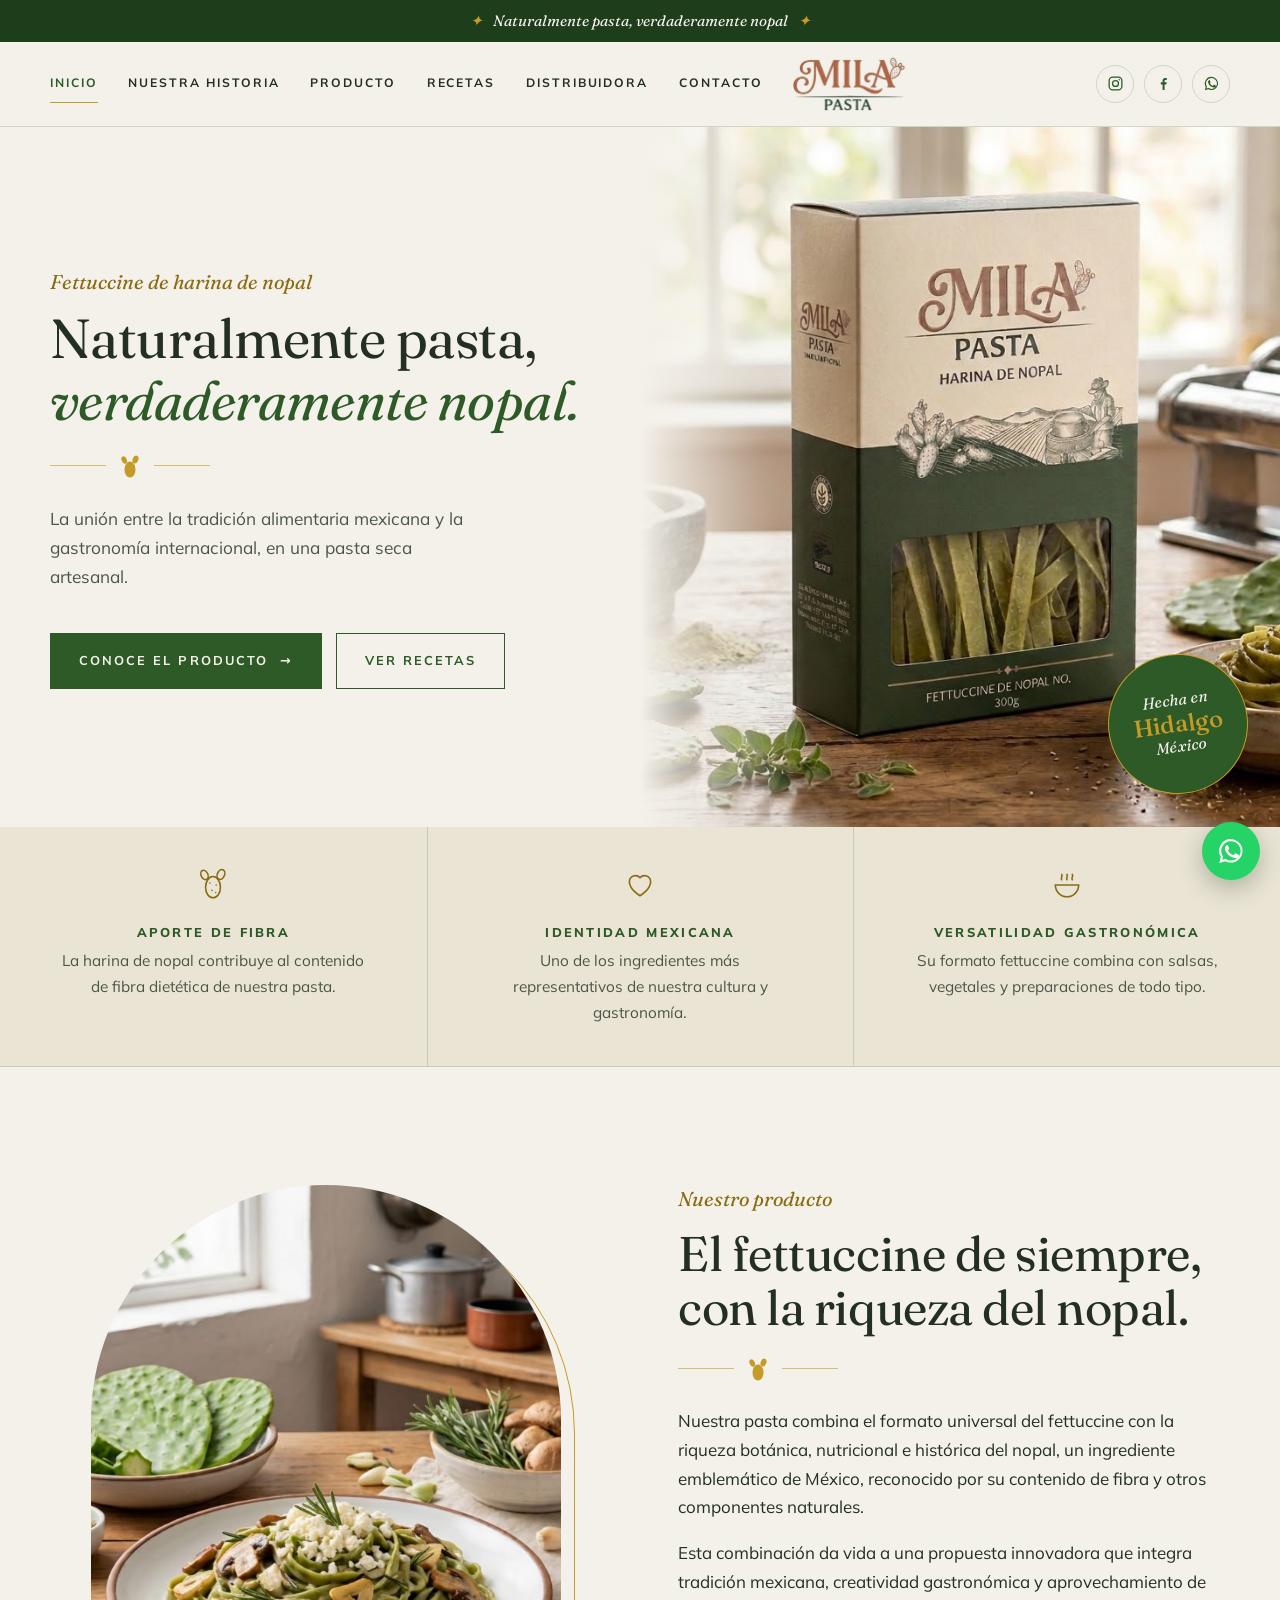
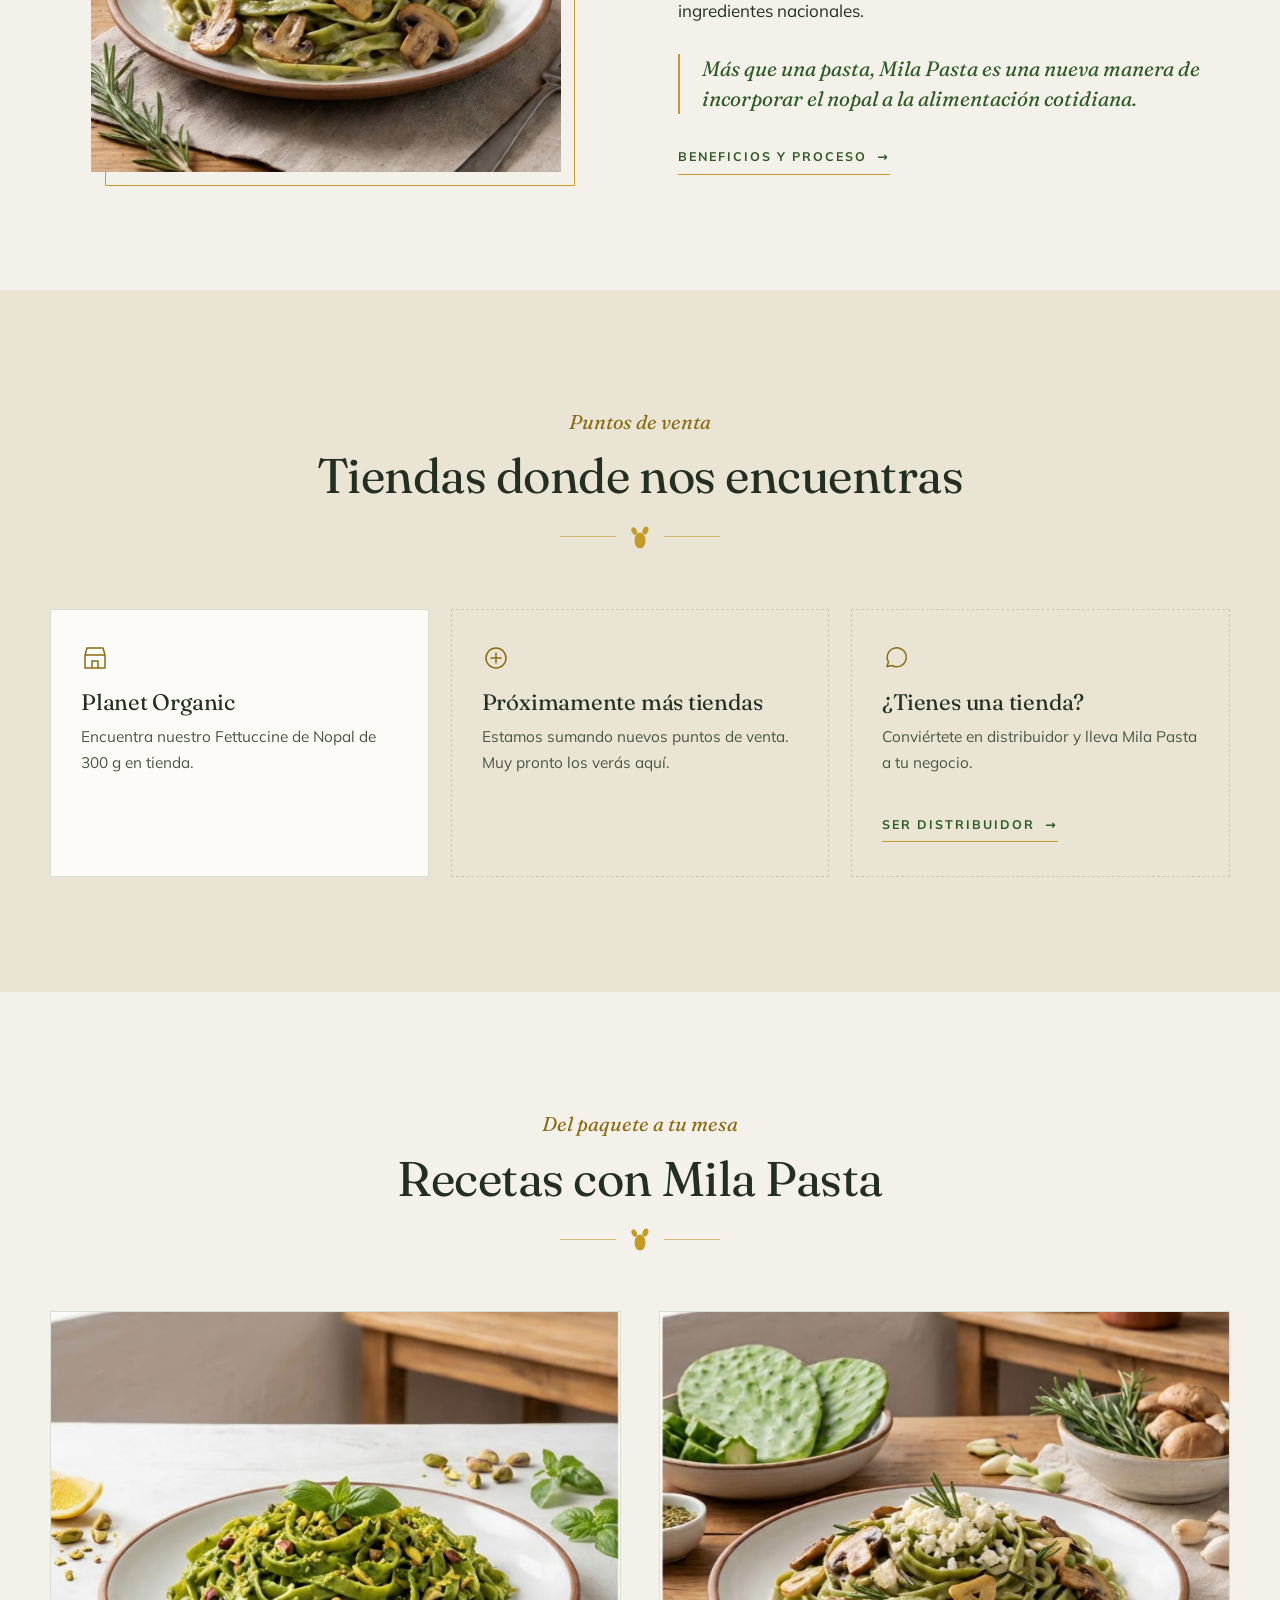
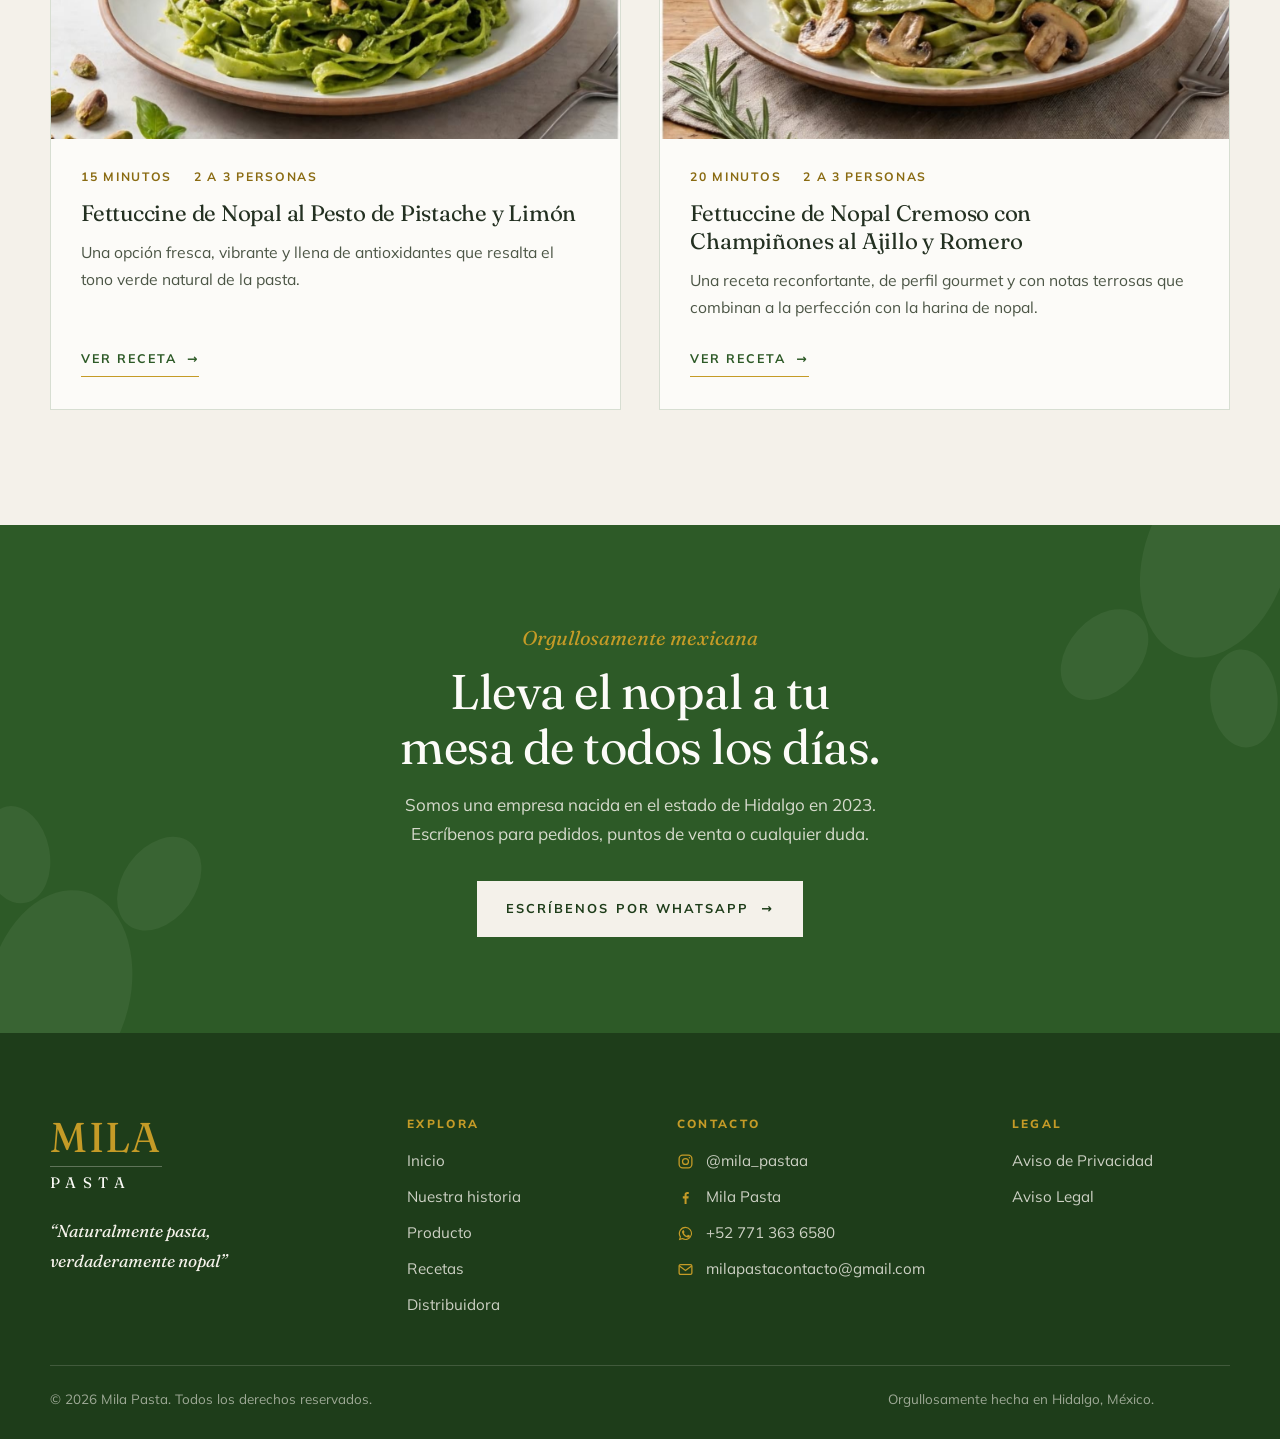
<file: index.html>
<!DOCTYPE html>
<html lang="es-MX">
<head>
  <meta charset="utf-8">
  <meta name="viewport" content="width=device-width, initial-scale=1">
  <title>Mila Pasta | Fettuccine de harina de nopal</title>
  <meta name="description" content="Mila Pasta: fettuccine artesanal de harina de nopal, hecho en Hidalgo, México. Naturalmente pasta, verdaderamente nopal.">
  <meta property="og:title" content="Mila Pasta | Fettuccine de harina de nopal">
  <meta property="og:description" content="Naturalmente pasta, verdaderamente nopal.">
  <meta property="og:image" content="img/hero.jpg">
  <link rel="icon" href="data:image/svg+xml,%3Csvg xmlns='http://www.w3.org/2000/svg' viewBox='0 0 20 24'%3E%3Cg fill='%232D5A27'%3E%3Cellipse cx='10' cy='15.5' rx='5.5' ry='8'/%3E%3Cellipse cx='4.2' cy='6' rx='2.6' ry='3.8' transform='rotate(-25 4.2 6)'/%3E%3Cellipse cx='15.5' cy='5.5' rx='2.8' ry='4' transform='rotate(22 15.5 5.5)'/%3E%3C/g%3E%3C/svg%3E">
  <link rel="preconnect" href="https://fonts.googleapis.com">
  <link rel="preconnect" href="https://fonts.gstatic.com" crossorigin>
  <link href="https://fonts.googleapis.com/css2?family=Fraunces:ital,opsz,wght@0,9..144,300..600;1,9..144,300..600&family=Mulish:wght@400;600;700;800&display=swap" rel="stylesheet">
  <link rel="stylesheet" href="css/estilos.css">
</head>
<body data-pagina="inicio">
  <script src="js/sitio.js"></script>

  <main>
    <!-- Portada -->
    <section class="portada">
      <div class="portada__texto">
        <span class="sobretitulo">Fettuccine de harina de nopal</span>
        <h1>Naturalmente pasta, <em>verdaderamente nopal.</em></h1>
        <div class="adorno"><svg viewBox="0 0 20 24" fill="currentColor" aria-hidden="true"><ellipse cx="10" cy="15.5" rx="5.5" ry="8"/><ellipse cx="4.2" cy="6" rx="2.6" ry="3.8" transform="rotate(-25 4.2 6)"/><ellipse cx="15.5" cy="5.5" rx="2.8" ry="4" transform="rotate(22 15.5 5.500)"/></svg></div>
        <p>La unión entre la tradición alimentaria mexicana y la gastronomía internacional, en una pasta seca artesanal.</p>
        <div class="botones">
          <a class="boton" href="producto.html">Conoce el producto <span class="flecha">→</span></a>
          <a class="boton boton--linea" href="recetas.html">Ver recetas</a>
        </div>
      </div>
      <div class="portada__foto">
        <img src="img/hero.jpg" alt="Caja de Mila Pasta, fettuccine de harina de nopal, sobre una mesa de madera con pencas de nopal y un plato de pasta servida" width="1333" height="800" fetchpriority="high">
        <div class="sello" aria-hidden="true"><span>Hecha en<strong>Hidalgo</strong>México</span></div>
      </div>
    </section>

    <!-- Tres pilares -->
    <section class="pilares" aria-label="Lo que nos distingue">
      <div class="pilar">
        <svg viewBox="0 0 32 32" fill="none" stroke="currentColor" stroke-width="1.500" stroke-linecap="round" aria-hidden="true"><ellipse cx="16" cy="19" rx="7" ry="10"/><ellipse cx="8" cy="7.500" rx="3.200" ry="4.600" transform="rotate(-25 8 7.500)"/><ellipse cx="23.500" cy="7" rx="3.400" ry="4.800" transform="rotate(22 23.500 7)"/><path d="M13 15v.01M19 17v.01M15 22v.01M18.500 24v.01"/></svg>
        <h3>Aporte de fibra</h3>
        <p>La harina de nopal contribuye al contenido de fibra dietética de nuestra pasta.</p>
      </div>
      <div class="pilar">
        <svg viewBox="0 0 32 32" fill="none" stroke="currentColor" stroke-width="1.500" stroke-linecap="round" stroke-linejoin="round" aria-hidden="true"><path d="M16 27s-10-5.800-10-13.200A5.800 5.800 0 0 1 16 10a5.800 5.800 0 0 1 10 3.800C26 21.200 16 27 16 27z"/></svg>
        <h3>Identidad mexicana</h3>
        <p>Uno de los ingredientes más representativos de nuestra cultura y gastronomía.</p>
      </div>
      <div class="pilar">
        <svg viewBox="0 0 32 32" fill="none" stroke="currentColor" stroke-width="1.500" stroke-linecap="round" aria-hidden="true"><path d="M5 17h22a11 11 0 0 1-22 0z"/><path d="M11 12c-1.500-2 1.500-3 0-5M16 12c-1.500-2 1.500-3 0-5M21 12c-1.500-2 1.500-3 0-5"/></svg>
        <h3>Versatilidad gastronómica</h3>
        <p>Su formato fettuccine combina con salsas, vegetales y preparaciones de todo tipo.</p>
      </div>
    </section>

    <!-- Descripción del producto -->
    <section class="seccion">
      <div class="contenedor duo">
        <div class="duo__foto aparece">
          <img src="img/receta-champinones.jpg" alt="Plato de fettuccine de nopal con champiñones junto a pencas de nopal frescas" width="1378" height="1536" loading="lazy">
        </div>
        <div class="aparece">
          <span class="sobretitulo">Nuestro producto</span>
          <h2>El fettuccine de siempre, con la riqueza del nopal.</h2>
          <div class="adorno"><svg viewBox="0 0 20 24" fill="currentColor" aria-hidden="true"><ellipse cx="10" cy="15.5" rx="5.5" ry="8"/><ellipse cx="4.2" cy="6" rx="2.6" ry="3.8" transform="rotate(-25 4.2 6)"/><ellipse cx="15.5" cy="5.5" rx="2.8" ry="4" transform="rotate(22 15.5 5.500)"/></svg></div>
          <p>Nuestra pasta combina el formato universal del fettuccine con la riqueza botánica, nutricional e histórica del nopal, un ingrediente emblemático de México, reconocido por su contenido de fibra y otros componentes naturales.</p>
          <p>Esta combinación da vida a una propuesta innovadora que integra tradición mexicana, creatividad gastronómica y aprovechamiento de ingredientes nacionales.</p>
          <blockquote class="cita">Más que una pasta, Mila Pasta es una nueva manera de incorporar el nopal a la alimentación cotidiana.</blockquote>
          <div class="botones">
            <a class="enlace-flecha" href="producto.html">Beneficios y proceso <span>→</span></a>
          </div>
        </div>
      </div>
    </section>

    <!-- Tiendas -->
    <section class="seccion seccion--crema2" id="tiendas">
      <div class="contenedor">
        <div class="cabecera-seccion centrado aparece">
          <span class="sobretitulo">Puntos de venta</span>
          <h2>Tiendas donde nos encuentras</h2>
          <div class="adorno"><svg viewBox="0 0 20 24" fill="currentColor" aria-hidden="true"><ellipse cx="10" cy="15.5" rx="5.5" ry="8"/><ellipse cx="4.2" cy="6" rx="2.6" ry="3.8" transform="rotate(-25 4.2 6)"/><ellipse cx="15.5" cy="5.5" rx="2.8" ry="4" transform="rotate(22 15.5 5.500)"/></svg></div>
        </div>
        <div class="tiendas aparece">
          <article class="tienda">
            <svg viewBox="0 0 28 28" fill="none" stroke="currentColor" stroke-width="1.500" stroke-linejoin="round" aria-hidden="true"><path d="M4 11 6 4h16l2 7M4 11v13h20V11M4 11h20M11 24v-7h6v7"/></svg>
            <h3>Planet Organic</h3>
            <p>Encuentra nuestro Fettuccine de Nopal de 300 g en tienda.</p>
            <!-- PENDIENTE: agregar dirección, horario o enlace de Planet Organic -->
          </article>
          <article class="tienda tienda--pendiente">
            <svg viewBox="0 0 28 28" fill="none" stroke="currentColor" stroke-width="1.500" stroke-linecap="round" aria-hidden="true"><circle cx="14" cy="14" r="10"/><path d="M14 9v10M9 14h10"/></svg>
            <h3>Próximamente más tiendas</h3>
            <p>Estamos sumando nuevos puntos de venta. Muy pronto los verás aquí.</p>
          </article>
          <article class="tienda tienda--pendiente">
            <svg viewBox="0 0 28 28" fill="none" stroke="currentColor" stroke-width="1.500" stroke-linecap="round" stroke-linejoin="round" aria-hidden="true"><path d="M5 22.500 6.500 18A9.500 9.500 0 1 1 10 21.500z"/></svg>
            <h3>¿Tienes una tienda?</h3>
            <p>Conviértete en distribuidor y lleva Mila Pasta a tu negocio.</p>
            <a class="enlace-flecha" href="distribuidora.html">Ser distribuidor <span>→</span></a>
          </article>
        </div>
      </div>
    </section>

    <!-- Recetas -->
    <section class="seccion">
      <div class="contenedor">
        <div class="cabecera-seccion centrado aparece">
          <span class="sobretitulo">Del paquete a tu mesa</span>
          <h2>Recetas con Mila Pasta</h2>
          <div class="adorno"><svg viewBox="0 0 20 24" fill="currentColor" aria-hidden="true"><ellipse cx="10" cy="15.5" rx="5.5" ry="8"/><ellipse cx="4.2" cy="6" rx="2.6" ry="3.8" transform="rotate(-25 4.2 6)"/><ellipse cx="15.5" cy="5.5" rx="2.8" ry="4" transform="rotate(22 15.5 5.500)"/></svg></div>
        </div>
        <div class="recetas-rejilla">
          <a class="receta-tarjeta aparece" href="recetas.html#pesto">
            <div class="receta-tarjeta__foto"><img src="img/receta-pesto.jpg" alt="Fettuccine de nopal al pesto de pistache y limón" width="1376" height="1536" loading="lazy"></div>
            <div class="receta-tarjeta__cuerpo">
              <ul class="datos"><li>15 minutos</li><li>2 a 3 personas</li></ul>
              <h3>Fettuccine de Nopal al Pesto de Pistache y Limón</h3>
              <p>Una opción fresca, vibrante y llena de antioxidantes que resalta el tono verde natural de la pasta.</p>
              <span class="enlace-flecha">Ver receta <span>→</span></span>
            </div>
          </a>
          <a class="receta-tarjeta aparece" href="recetas.html#champinones">
            <div class="receta-tarjeta__foto"><img src="img/receta-champinones.jpg" alt="Fettuccine de nopal cremoso con champiñones al ajillo y romero" width="1378" height="1536" loading="lazy"></div>
            <div class="receta-tarjeta__cuerpo">
              <ul class="datos"><li>20 minutos</li><li>2 a 3 personas</li></ul>
              <h3>Fettuccine de Nopal Cremoso con Champiñones al Ajillo y Romero</h3>
              <p>Una receta reconfortante, de perfil gourmet y con notas terrosas que combinan a la perfección con la harina de nopal.</p>
              <span class="enlace-flecha">Ver receta <span>→</span></span>
            </div>
          </a>
        </div>
      </div>
    </section>

    <!-- Franja de contacto -->
    <section class="franja">
      <svg class="franja__nopal franja__nopal--a" viewBox="0 0 20 24" fill="currentColor" aria-hidden="true"><ellipse cx="10" cy="15.5" rx="5.5" ry="8"/><ellipse cx="4.2" cy="6" rx="2.6" ry="3.8" transform="rotate(-25 4.2 6)"/><ellipse cx="15.5" cy="5.5" rx="2.8" ry="4" transform="rotate(22 15.5 5.500)"/></svg>
      <svg class="franja__nopal franja__nopal--b" viewBox="0 0 20 24" fill="currentColor" aria-hidden="true"><ellipse cx="10" cy="15.5" rx="5.5" ry="8"/><ellipse cx="4.2" cy="6" rx="2.6" ry="3.8" transform="rotate(-25 4.2 6)"/><ellipse cx="15.5" cy="5.5" rx="2.8" ry="4" transform="rotate(22 15.5 5.500)"/></svg>
      <div class="contenedor aparece">
        <span class="sobretitulo">Orgullosamente mexicana</span>
        <h2>Lleva el nopal a tu mesa de todos los días.</h2>
        <p>Somos una empresa nacida en el estado de Hidalgo en 2023. Escríbenos para pedidos, puntos de venta o cualquier duda.</p>
        <div class="botones">
          <a class="boton boton--crema" href="#contacto" data-whatsapp>Escríbenos por WhatsApp <span class="flecha">→</span></a>
        </div>
      </div>
    </section>
  </main>
</body>
</html>
</file>
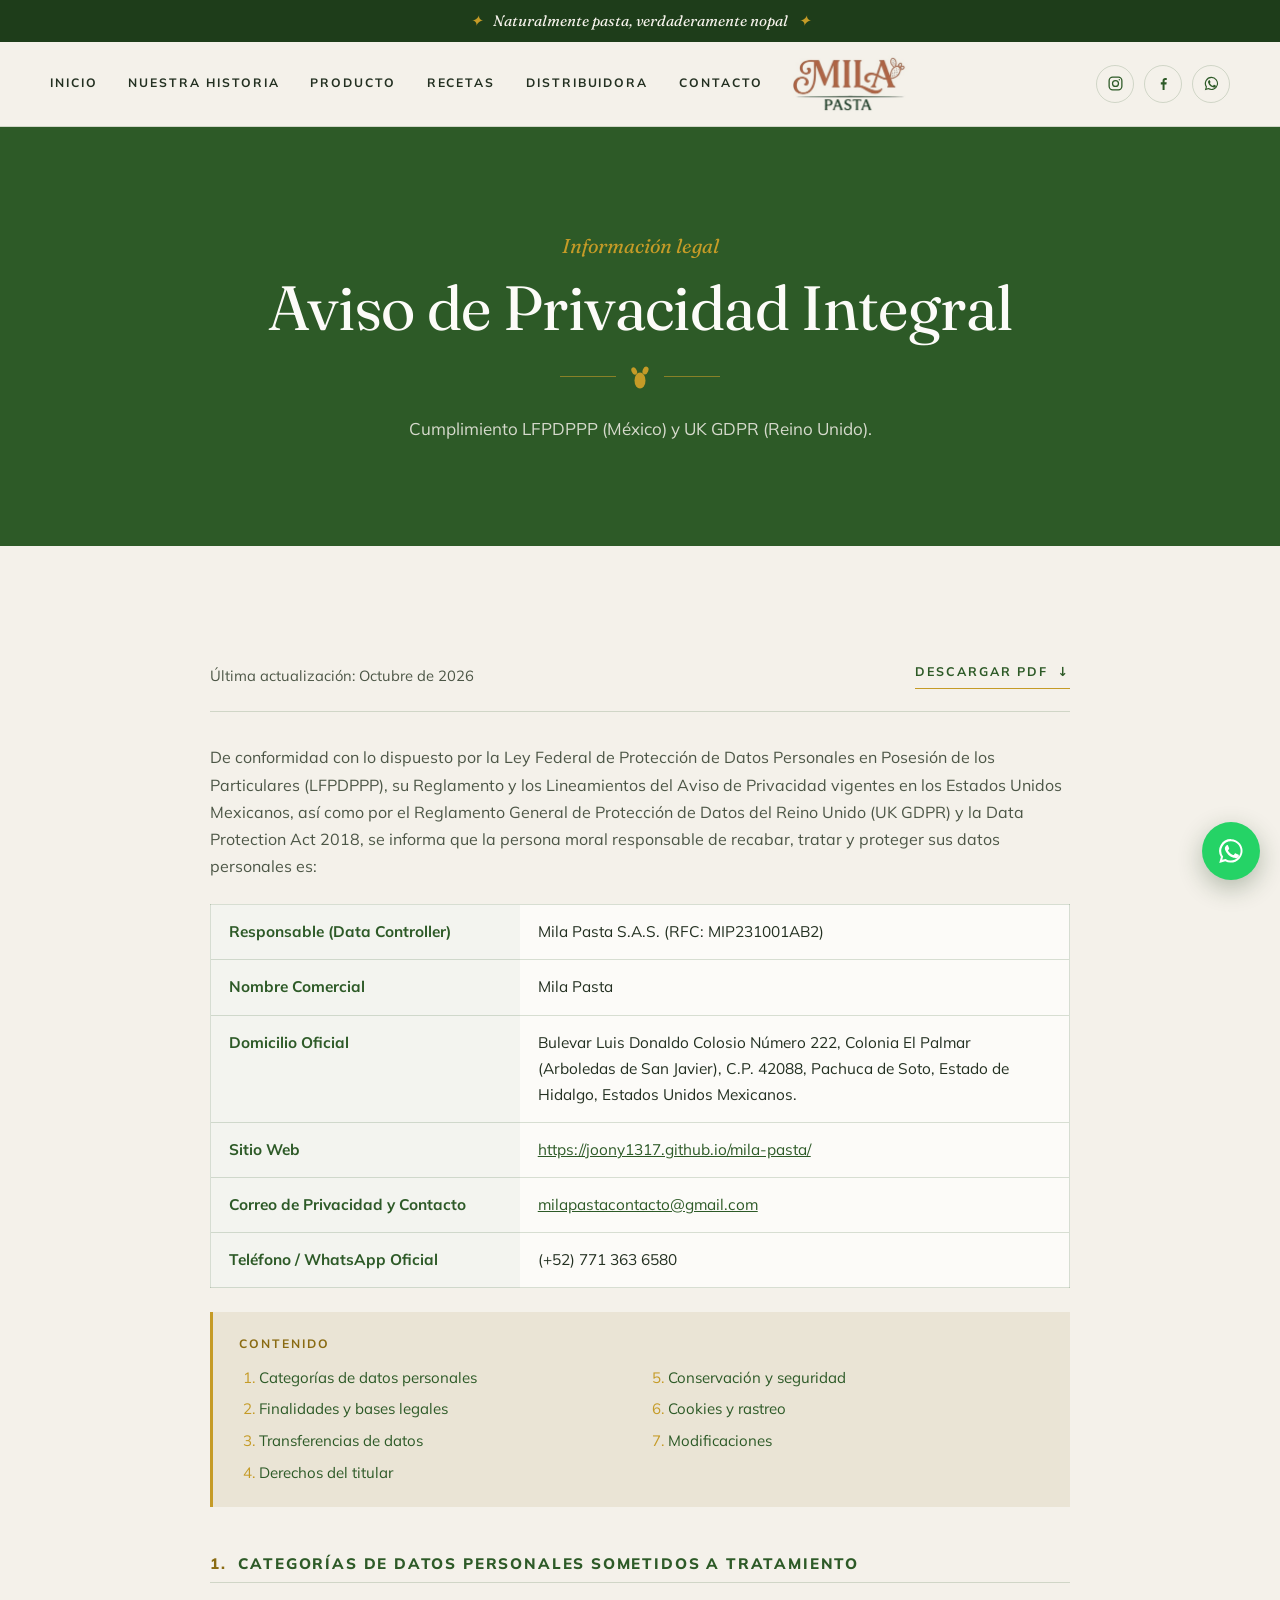
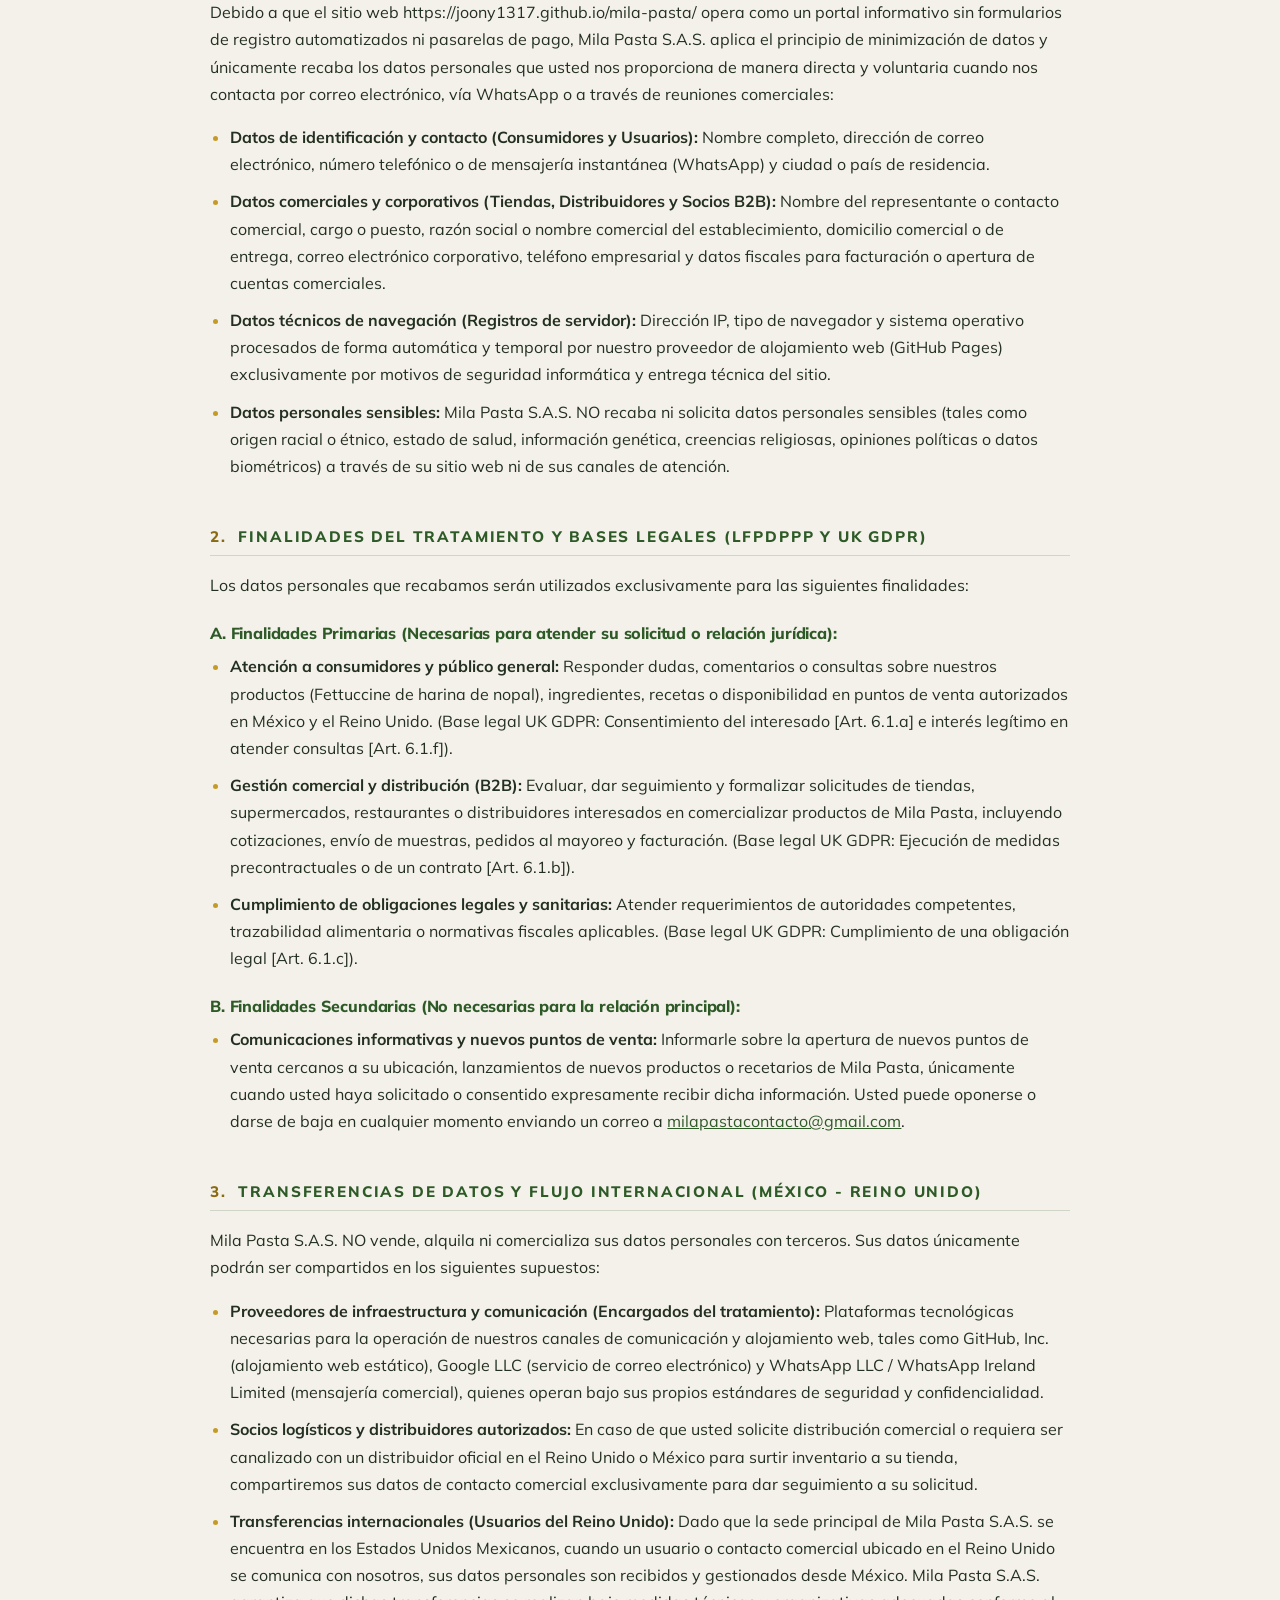
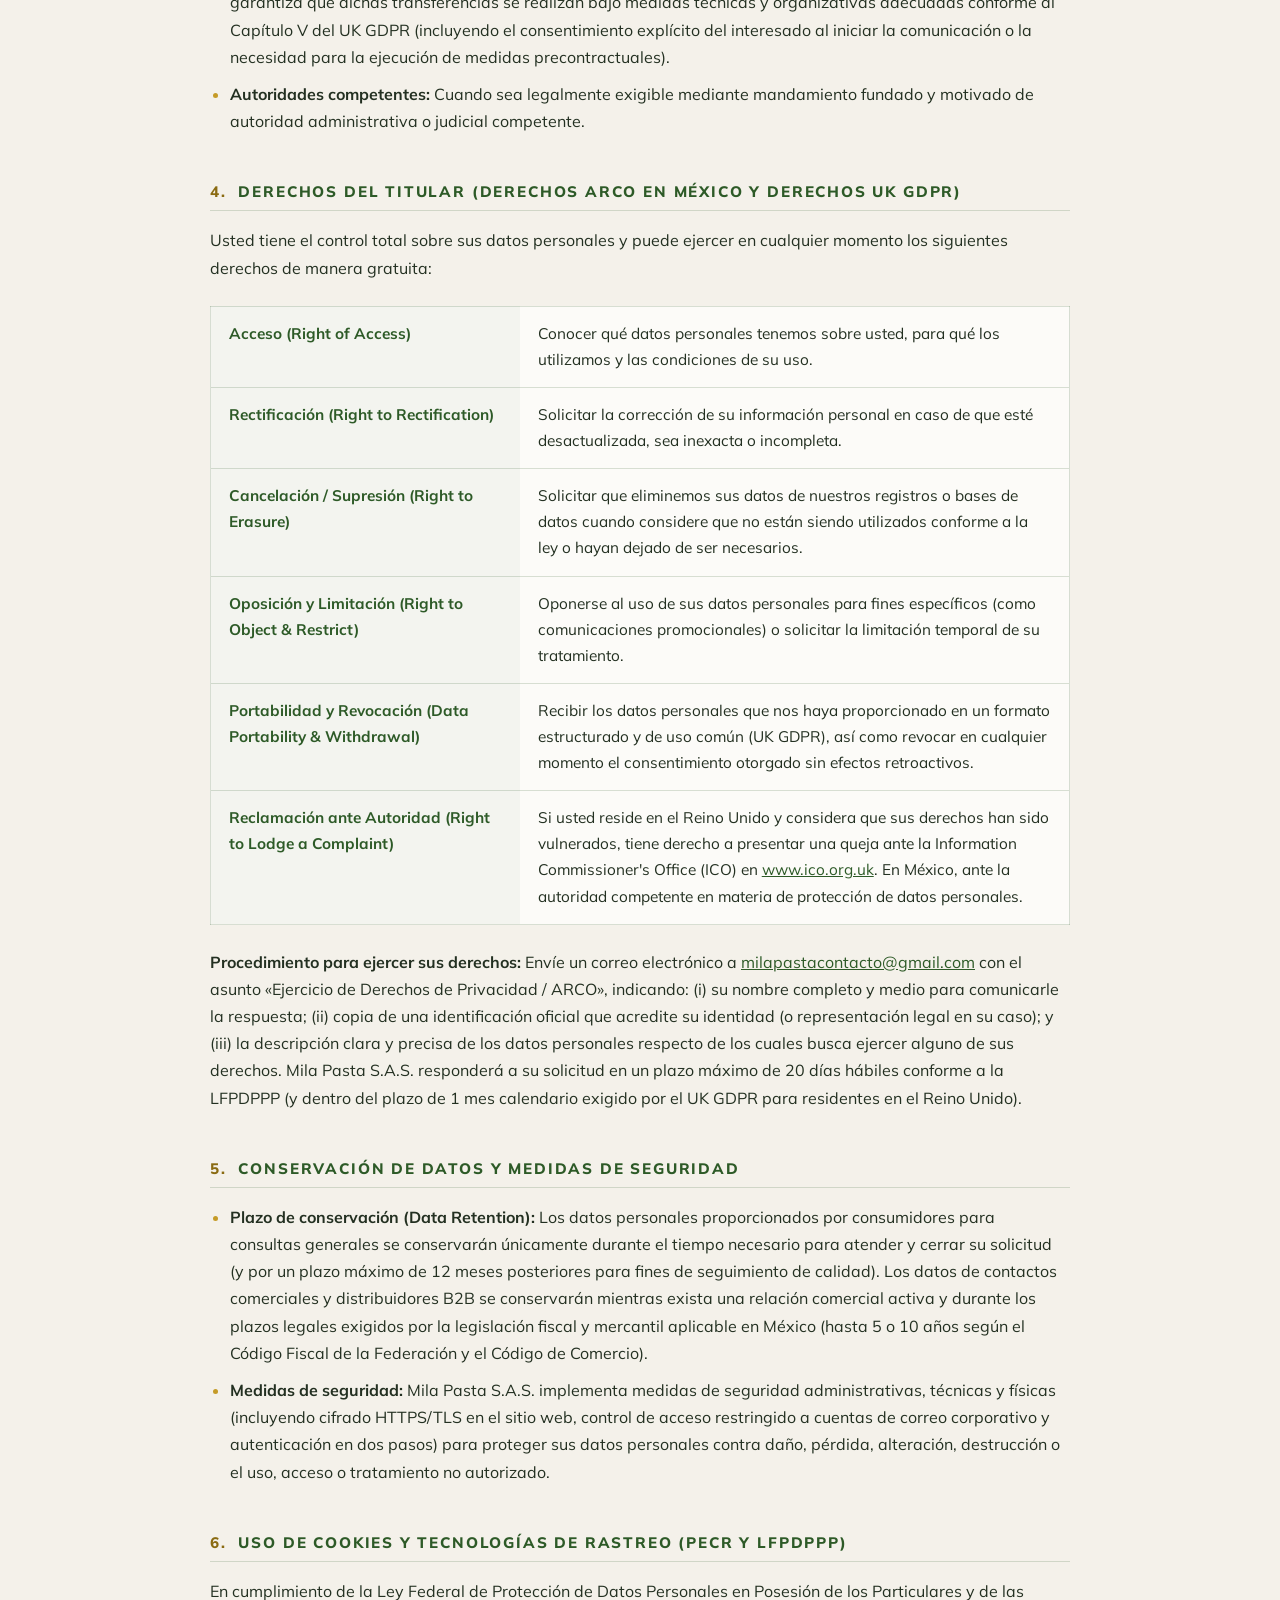
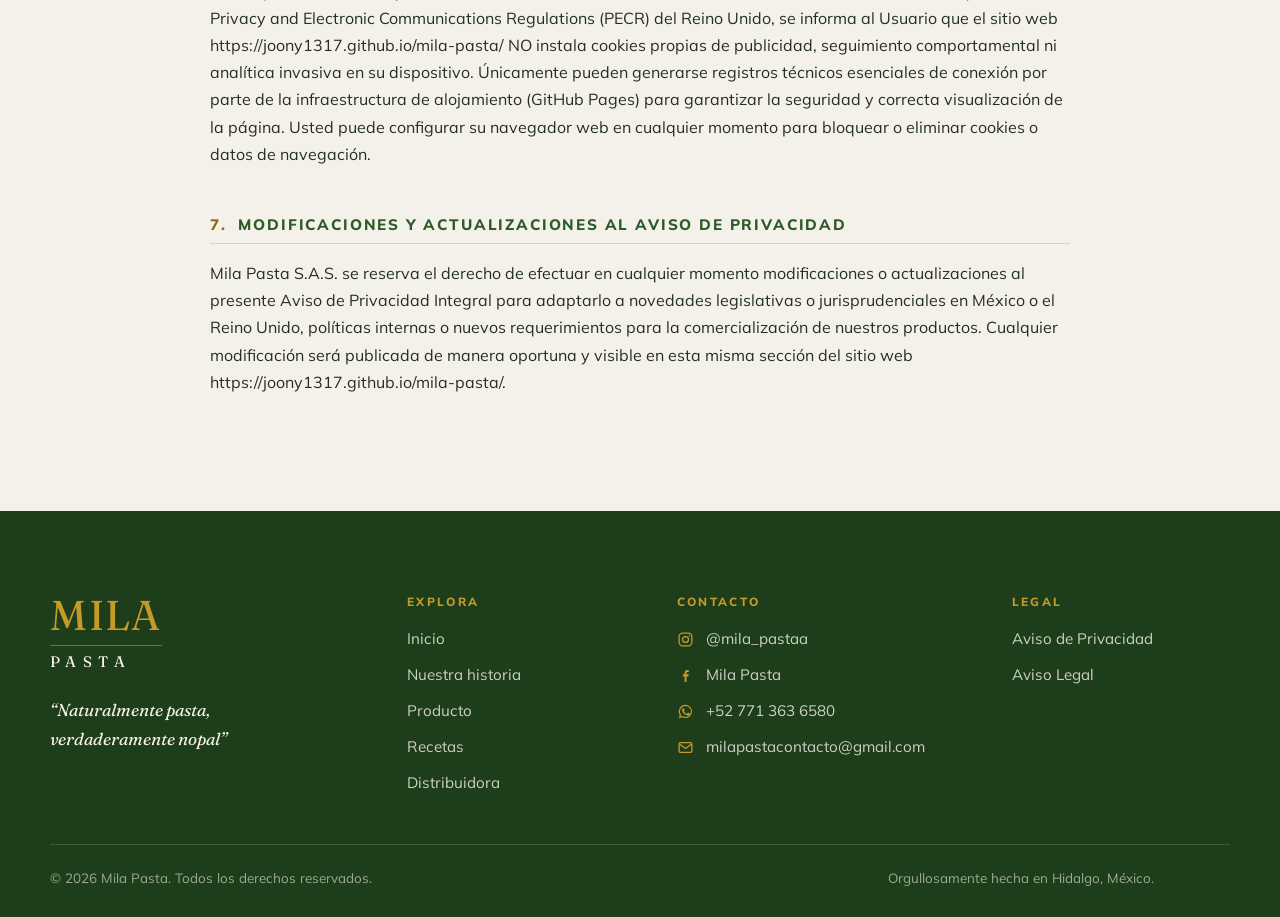
<file: aviso-de-privacidad.html>
<!DOCTYPE html>
<html lang="es-MX">
<head>
  <meta charset="utf-8">
  <meta name="viewport" content="width=device-width, initial-scale=1">
  <title>Aviso de Privacidad | Mila Pasta</title>
  <meta name="description" content="Aviso de Privacidad Integral de Mila Pasta S.A.S., conforme a la LFPDPPP (México) y el UK GDPR (Reino Unido).">
  <link rel="icon" href="data:image/svg+xml,%3Csvg xmlns='http://www.w3.org/2000/svg' viewBox='0 0 20 24'%3E%3Cg fill='%232D5A27'%3E%3Cellipse cx='10' cy='15.5' rx='5.5' ry='8'/%3E%3Cellipse cx='4.2' cy='6' rx='2.6' ry='3.8' transform='rotate(-25 4.2 6)'/%3E%3Cellipse cx='15.5' cy='5.5' rx='2.8' ry='4' transform='rotate(22 15.5 5.5)'/%3E%3C/g%3E%3C/svg%3E">
  <link rel="preconnect" href="https://fonts.googleapis.com">
  <link rel="preconnect" href="https://fonts.gstatic.com" crossorigin>
  <link href="https://fonts.googleapis.com/css2?family=Fraunces:ital,opsz,wght@0,9..144,300..600;1,9..144,300..600&family=Mulish:wght@400;600;700;800&display=swap" rel="stylesheet">
  <link rel="stylesheet" href="css/estilos.css">
</head>
<body data-pagina="privacidad">
  <script src="js/sitio.js"></script>

  <main>
    <section class="portada-interior">
      <div class="contenedor">
        <span class="sobretitulo">Información legal</span>
        <h1>Aviso de Privacidad Integral</h1>
        <div class="adorno"><svg viewBox="0 0 20 24" fill="currentColor" aria-hidden="true"><ellipse cx="10" cy="15.5" rx="5.5" ry="8"/><ellipse cx="4.2" cy="6" rx="2.6" ry="3.8" transform="rotate(-25 4.2 6)"/><ellipse cx="15.5" cy="5.5" rx="2.8" ry="4" transform="rotate(22 15.5 5.500)"/></svg></div>
        <p>Cumplimiento LFPDPPP (México) y UK GDPR (Reino Unido).</p>
      </div>
    </section>

    <section class="seccion">
      <div class="contenedor">
        <article class="legal">
          <div class="legal__meta">
            <span>Última actualización: Octubre de 2026</span>
            <a class="enlace-flecha" href="docs/aviso-de-privacidad.pdf" download>Descargar PDF <span>↓</span></a>
          </div>

          <p class="legal__intro">De conformidad con lo dispuesto por la Ley Federal de Protección de Datos Personales en Posesión de los Particulares (LFPDPPP), su Reglamento y los Lineamientos del Aviso de Privacidad vigentes en los Estados Unidos Mexicanos, así como por el Reglamento General de Protección de Datos del Reino Unido (UK GDPR) y la Data Protection Act 2018, se informa que la persona moral responsable de recabar, tratar y proteger sus datos personales es:</p>

          <table class="ficha">
            <tr><th scope="row">Responsable (Data Controller)</th><td>Mila Pasta S.A.S. (RFC: MIP231001AB2)</td></tr>
            <tr><th scope="row">Nombre Comercial</th><td>Mila Pasta</td></tr>
            <tr><th scope="row">Domicilio Oficial</th><td>Bulevar Luis Donaldo Colosio Número 222, Colonia El Palmar (Arboledas de San Javier), C.P. 42088, Pachuca de Soto, Estado de Hidalgo, Estados Unidos Mexicanos.</td></tr>
            <tr><th scope="row">Sitio Web</th><td><a href="https://joony1317.github.io/mila-pasta/">https://joony1317.github.io/mila-pasta/</a></td></tr>
            <tr><th scope="row">Correo de Privacidad y Contacto</th><td><a href="mailto:milapastacontacto@gmail.com">milapastacontacto@gmail.com</a></td></tr>
            <tr><th scope="row">Teléfono / WhatsApp Oficial</th><td>(+52) 771 363 6580</td></tr>
          </table>

          <nav class="indice" aria-label="Contenido del aviso">
            <strong>Contenido</strong>
            <ol>
              <li><a href="#datos">Categorías de datos personales</a></li>
              <li><a href="#finalidades">Finalidades y bases legales</a></li>
              <li><a href="#transferencias">Transferencias de datos</a></li>
              <li><a href="#derechos">Derechos del titular</a></li>
              <li><a href="#conservacion">Conservación y seguridad</a></li>
              <li><a href="#cookies">Cookies y rastreo</a></li>
              <li><a href="#modificaciones">Modificaciones</a></li>
            </ol>
          </nav>

          <h2 id="datos"><span>1.</span> Categorías de datos personales sometidos a tratamiento</h2>
          <p>Debido a que el sitio web https://joony1317.github.io/mila-pasta/ opera como un portal informativo sin formularios de registro automatizados ni pasarelas de pago, Mila Pasta S.A.S. aplica el principio de minimización de datos y únicamente recaba los datos personales que usted nos proporciona de manera directa y voluntaria cuando nos contacta por correo electrónico, vía WhatsApp o a través de reuniones comerciales:</p>
          <ul>
            <li><strong>Datos de identificación y contacto (Consumidores y Usuarios):</strong> Nombre completo, dirección de correo electrónico, número telefónico o de mensajería instantánea (WhatsApp) y ciudad o país de residencia.</li>
            <li><strong>Datos comerciales y corporativos (Tiendas, Distribuidores y Socios B2B):</strong> Nombre del representante o contacto comercial, cargo o puesto, razón social o nombre comercial del establecimiento, domicilio comercial o de entrega, correo electrónico corporativo, teléfono empresarial y datos fiscales para facturación o apertura de cuentas comerciales.</li>
            <li><strong>Datos técnicos de navegación (Registros de servidor):</strong> Dirección IP, tipo de navegador y sistema operativo procesados de forma automática y temporal por nuestro proveedor de alojamiento web (GitHub Pages) exclusivamente por motivos de seguridad informática y entrega técnica del sitio.</li>
            <li><strong>Datos personales sensibles:</strong> Mila Pasta S.A.S. NO recaba ni solicita datos personales sensibles (tales como origen racial o étnico, estado de salud, información genética, creencias religiosas, opiniones políticas o datos biométricos) a través de su sitio web ni de sus canales de atención.</li>
          </ul>

          <h2 id="finalidades"><span>2.</span> Finalidades del tratamiento y bases legales (LFPDPPP y UK GDPR)</h2>
          <p>Los datos personales que recabamos serán utilizados exclusivamente para las siguientes finalidades:</p>
          <h3>A. Finalidades Primarias (Necesarias para atender su solicitud o relación jurídica):</h3>
          <ul>
            <li><strong>Atención a consumidores y público general:</strong> Responder dudas, comentarios o consultas sobre nuestros productos (Fettuccine de harina de nopal), ingredientes, recetas o disponibilidad en puntos de venta autorizados en México y el Reino Unido. (Base legal UK GDPR: Consentimiento del interesado [Art. 6.1.a] e interés legítimo en atender consultas [Art. 6.1.f]).</li>
            <li><strong>Gestión comercial y distribución (B2B):</strong> Evaluar, dar seguimiento y formalizar solicitudes de tiendas, supermercados, restaurantes o distribuidores interesados en comercializar productos de Mila Pasta, incluyendo cotizaciones, envío de muestras, pedidos al mayoreo y facturación. (Base legal UK GDPR: Ejecución de medidas precontractuales o de un contrato [Art. 6.1.b]).</li>
            <li><strong>Cumplimiento de obligaciones legales y sanitarias:</strong> Atender requerimientos de autoridades competentes, trazabilidad alimentaria o normativas fiscales aplicables. (Base legal UK GDPR: Cumplimiento de una obligación legal [Art. 6.1.c]).</li>
          </ul>
          <h3>B. Finalidades Secundarias (No necesarias para la relación principal):</h3>
          <ul>
            <li><strong>Comunicaciones informativas y nuevos puntos de venta:</strong> Informarle sobre la apertura de nuevos puntos de venta cercanos a su ubicación, lanzamientos de nuevos productos o recetarios de Mila Pasta, únicamente cuando usted haya solicitado o consentido expresamente recibir dicha información. Usted puede oponerse o darse de baja en cualquier momento enviando un correo a <a href="mailto:milapastacontacto@gmail.com">milapastacontacto@gmail.com</a>.</li>
          </ul>

          <h2 id="transferencias"><span>3.</span> Transferencias de datos y flujo internacional (México - Reino Unido)</h2>
          <p>Mila Pasta S.A.S. NO vende, alquila ni comercializa sus datos personales con terceros. Sus datos únicamente podrán ser compartidos en los siguientes supuestos:</p>
          <ul>
            <li><strong>Proveedores de infraestructura y comunicación (Encargados del tratamiento):</strong> Plataformas tecnológicas necesarias para la operación de nuestros canales de comunicación y alojamiento web, tales como GitHub, Inc. (alojamiento web estático), Google LLC (servicio de correo electrónico) y WhatsApp LLC / WhatsApp Ireland Limited (mensajería comercial), quienes operan bajo sus propios estándares de seguridad y confidencialidad.</li>
            <li><strong>Socios logísticos y distribuidores autorizados:</strong> En caso de que usted solicite distribución comercial o requiera ser canalizado con un distribuidor oficial en el Reino Unido o México para surtir inventario a su tienda, compartiremos sus datos de contacto comercial exclusivamente para dar seguimiento a su solicitud.</li>
            <li><strong>Transferencias internacionales (Usuarios del Reino Unido):</strong> Dado que la sede principal de Mila Pasta S.A.S. se encuentra en los Estados Unidos Mexicanos, cuando un usuario o contacto comercial ubicado en el Reino Unido se comunica con nosotros, sus datos personales son recibidos y gestionados desde México. Mila Pasta S.A.S. garantiza que dichas transferencias se realizan bajo medidas técnicas y organizativas adecuadas conforme al Capítulo V del UK GDPR (incluyendo el consentimiento explícito del interesado al iniciar la comunicación o la necesidad para la ejecución de medidas precontractuales).</li>
            <li><strong>Autoridades competentes:</strong> Cuando sea legalmente exigible mediante mandamiento fundado y motivado de autoridad administrativa o judicial competente.</li>
          </ul>

          <h2 id="derechos"><span>4.</span> Derechos del titular (Derechos ARCO en México y derechos UK GDPR)</h2>
          <p>Usted tiene el control total sobre sus datos personales y puede ejercer en cualquier momento los siguientes derechos de manera gratuita:</p>
          <table class="ficha">
            <tr><th scope="row">Acceso (Right of Access)</th><td>Conocer qué datos personales tenemos sobre usted, para qué los utilizamos y las condiciones de su uso.</td></tr>
            <tr><th scope="row">Rectificación (Right to Rectification)</th><td>Solicitar la corrección de su información personal en caso de que esté desactualizada, sea inexacta o incompleta.</td></tr>
            <tr><th scope="row">Cancelación / Supresión (Right to Erasure)</th><td>Solicitar que eliminemos sus datos de nuestros registros o bases de datos cuando considere que no están siendo utilizados conforme a la ley o hayan dejado de ser necesarios.</td></tr>
            <tr><th scope="row">Oposición y Limitación (Right to Object &amp; Restrict)</th><td>Oponerse al uso de sus datos personales para fines específicos (como comunicaciones promocionales) o solicitar la limitación temporal de su tratamiento.</td></tr>
            <tr><th scope="row">Portabilidad y Revocación (Data Portability &amp; Withdrawal)</th><td>Recibir los datos personales que nos haya proporcionado en un formato estructurado y de uso común (UK GDPR), así como revocar en cualquier momento el consentimiento otorgado sin efectos retroactivos.</td></tr>
            <tr><th scope="row">Reclamación ante Autoridad (Right to Lodge a Complaint)</th><td>Si usted reside en el Reino Unido y considera que sus derechos han sido vulnerados, tiene derecho a presentar una queja ante la Information Commissioner's Office (ICO) en <a href="https://www.ico.org.uk" target="_blank" rel="noopener">www.ico.org.uk</a>. En México, ante la autoridad competente en materia de protección de datos personales.</td></tr>
          </table>
          <p><strong>Procedimiento para ejercer sus derechos:</strong> Envíe un correo electrónico a <a href="mailto:milapastacontacto@gmail.com">milapastacontacto@gmail.com</a> con el asunto «Ejercicio de Derechos de Privacidad / ARCO», indicando: (i) su nombre completo y medio para comunicarle la respuesta; (ii) copia de una identificación oficial que acredite su identidad (o representación legal en su caso); y (iii) la descripción clara y precisa de los datos personales respecto de los cuales busca ejercer alguno de sus derechos. Mila Pasta S.A.S. responderá a su solicitud en un plazo máximo de 20 días hábiles conforme a la LFPDPPP (y dentro del plazo de 1 mes calendario exigido por el UK GDPR para residentes en el Reino Unido).</p>

          <h2 id="conservacion"><span>5.</span> Conservación de datos y medidas de seguridad</h2>
          <ul>
            <li><strong>Plazo de conservación (Data Retention):</strong> Los datos personales proporcionados por consumidores para consultas generales se conservarán únicamente durante el tiempo necesario para atender y cerrar su solicitud (y por un plazo máximo de 12 meses posteriores para fines de seguimiento de calidad). Los datos de contactos comerciales y distribuidores B2B se conservarán mientras exista una relación comercial activa y durante los plazos legales exigidos por la legislación fiscal y mercantil aplicable en México (hasta 5 o 10 años según el Código Fiscal de la Federación y el Código de Comercio).</li>
            <li><strong>Medidas de seguridad:</strong> Mila Pasta S.A.S. implementa medidas de seguridad administrativas, técnicas y físicas (incluyendo cifrado HTTPS/TLS en el sitio web, control de acceso restringido a cuentas de correo corporativo y autenticación en dos pasos) para proteger sus datos personales contra daño, pérdida, alteración, destrucción o el uso, acceso o tratamiento no autorizado.</li>
          </ul>

          <h2 id="cookies"><span>6.</span> Uso de cookies y tecnologías de rastreo (PECR y LFPDPPP)</h2>
          <p>En cumplimiento de la Ley Federal de Protección de Datos Personales en Posesión de los Particulares y de las Privacy and Electronic Communications Regulations (PECR) del Reino Unido, se informa al Usuario que el sitio web https://joony1317.github.io/mila-pasta/ NO instala cookies propias de publicidad, seguimiento comportamental ni analítica invasiva en su dispositivo. Únicamente pueden generarse registros técnicos esenciales de conexión por parte de la infraestructura de alojamiento (GitHub Pages) para garantizar la seguridad y correcta visualización de la página. Usted puede configurar su navegador web en cualquier momento para bloquear o eliminar cookies o datos de navegación.</p>

          <h2 id="modificaciones"><span>7.</span> Modificaciones y actualizaciones al Aviso de Privacidad</h2>
          <p>Mila Pasta S.A.S. se reserva el derecho de efectuar en cualquier momento modificaciones o actualizaciones al presente Aviso de Privacidad Integral para adaptarlo a novedades legislativas o jurisprudenciales en México o el Reino Unido, políticas internas o nuevos requerimientos para la comercialización de nuestros productos. Cualquier modificación será publicada de manera oportuna y visible en esta misma sección del sitio web https://joony1317.github.io/mila-pasta/.</p>
        </article>
      </div>
    </section>
  </main>
</body>
</html>
</file>
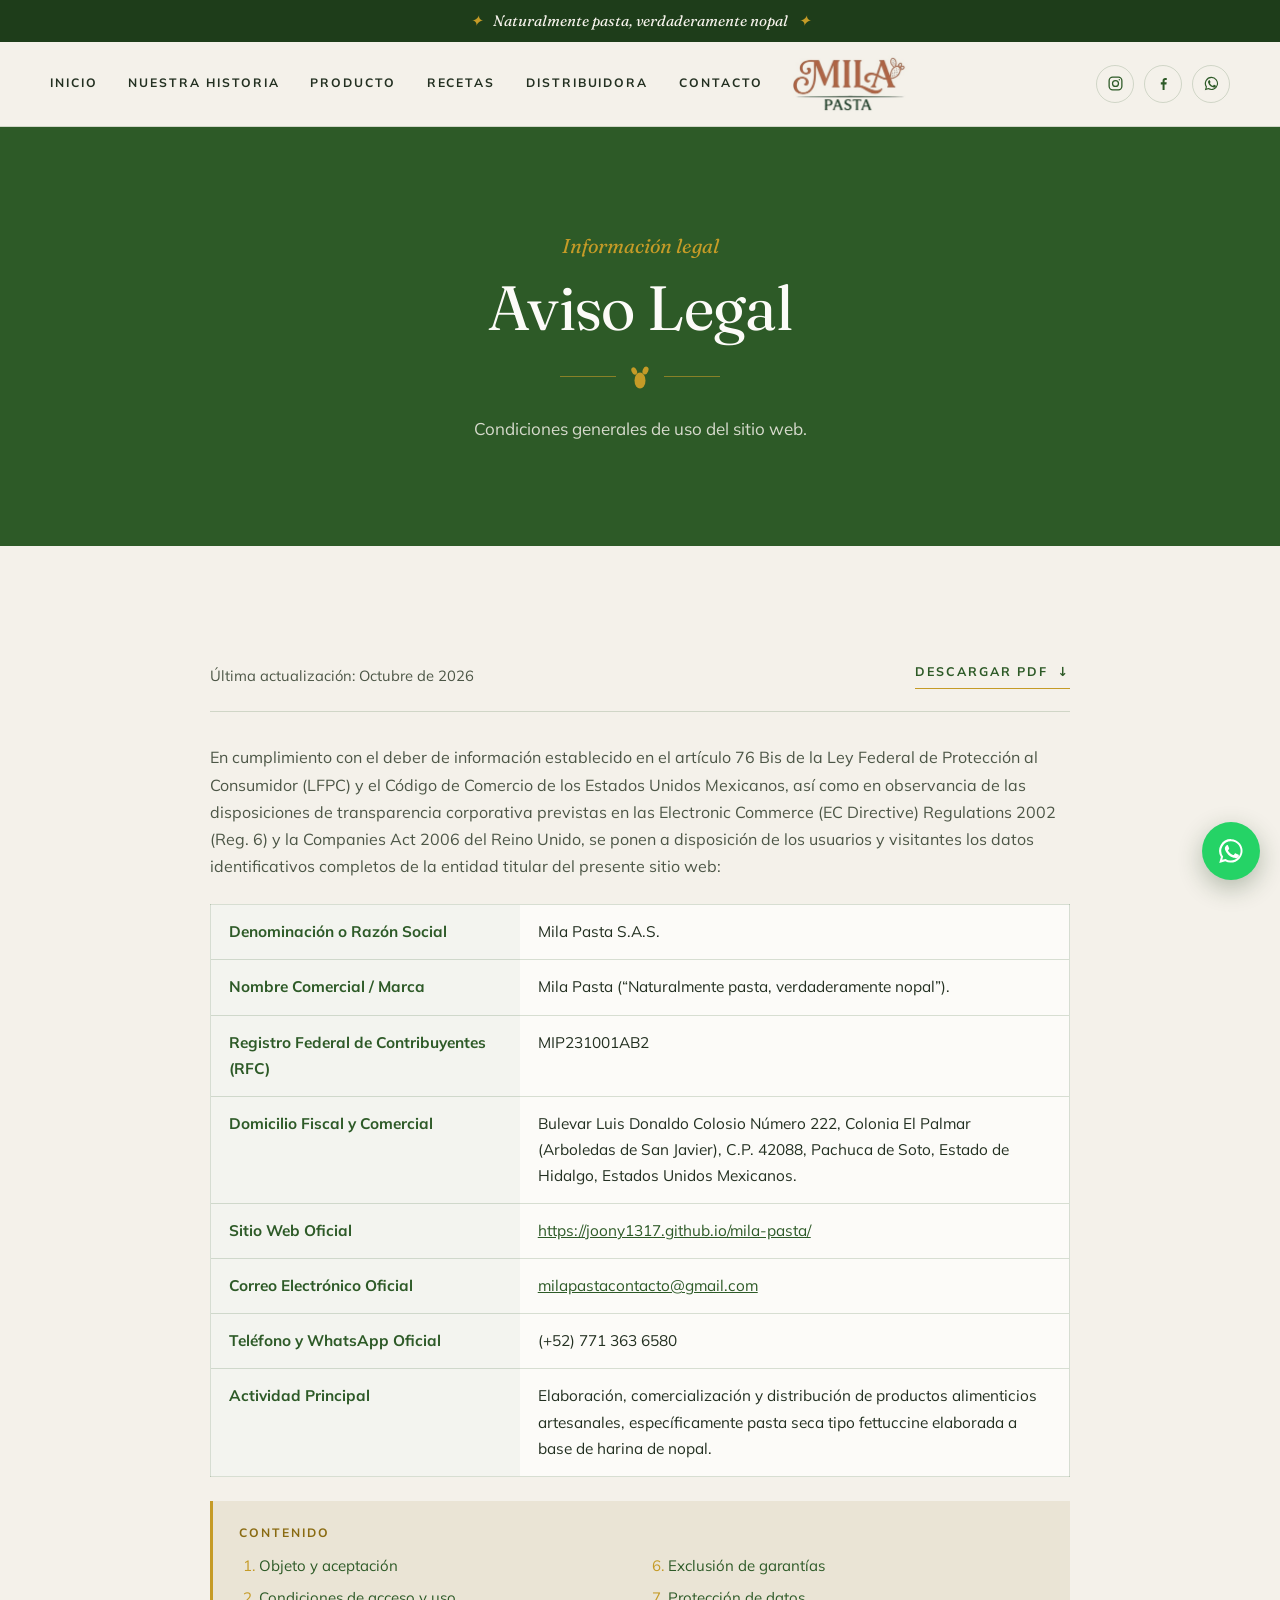
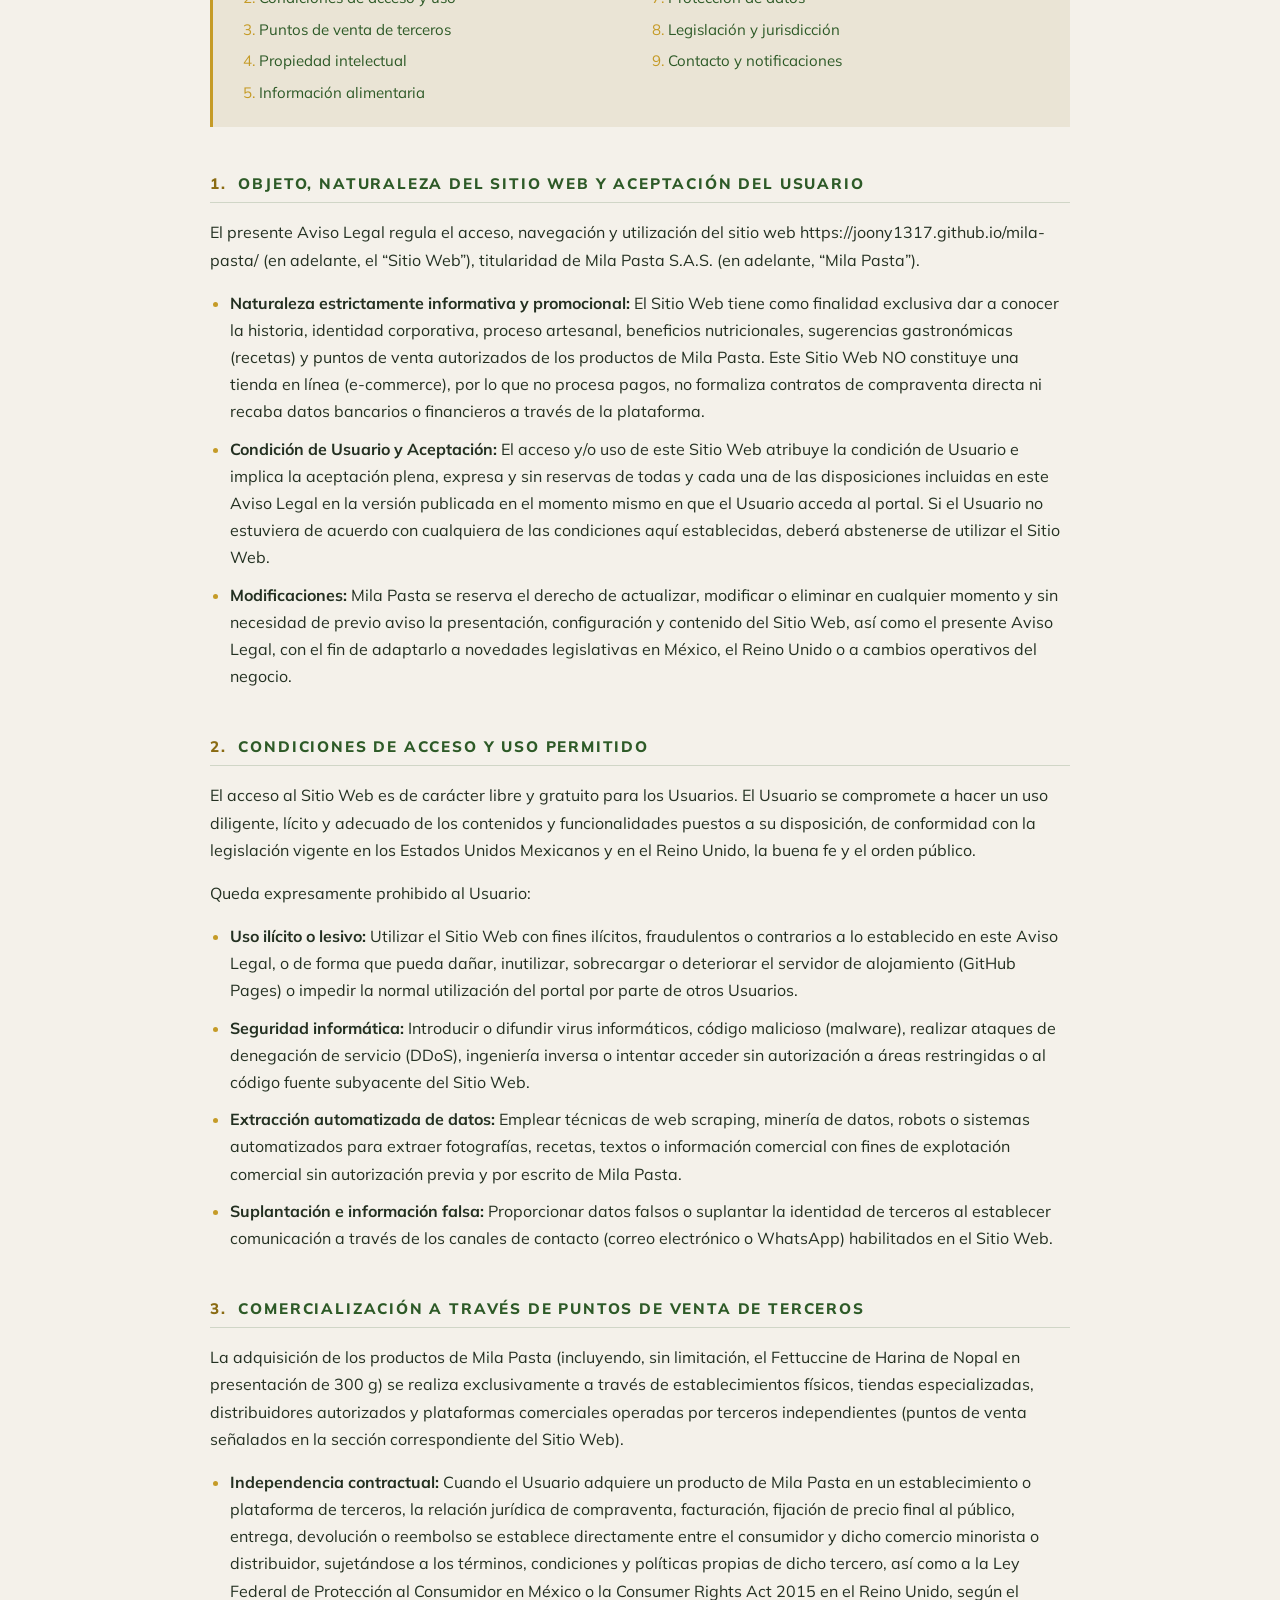
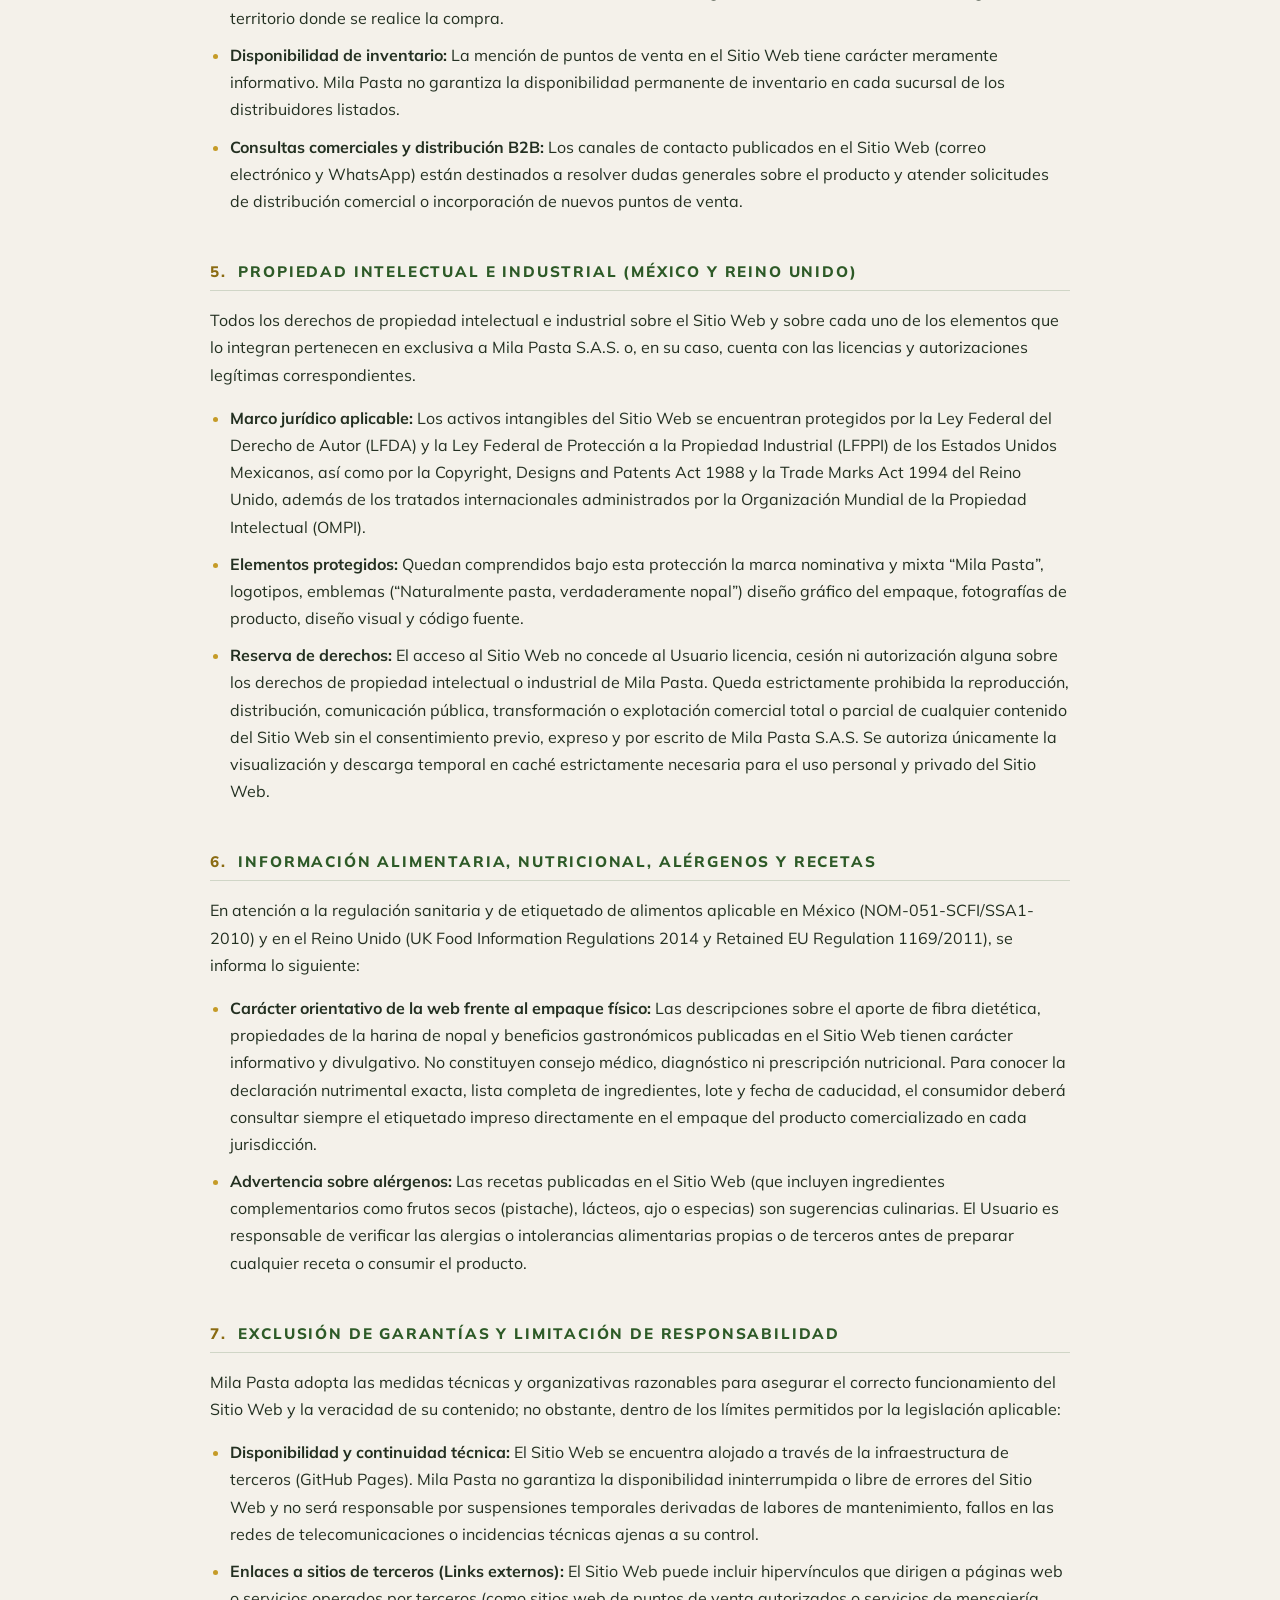
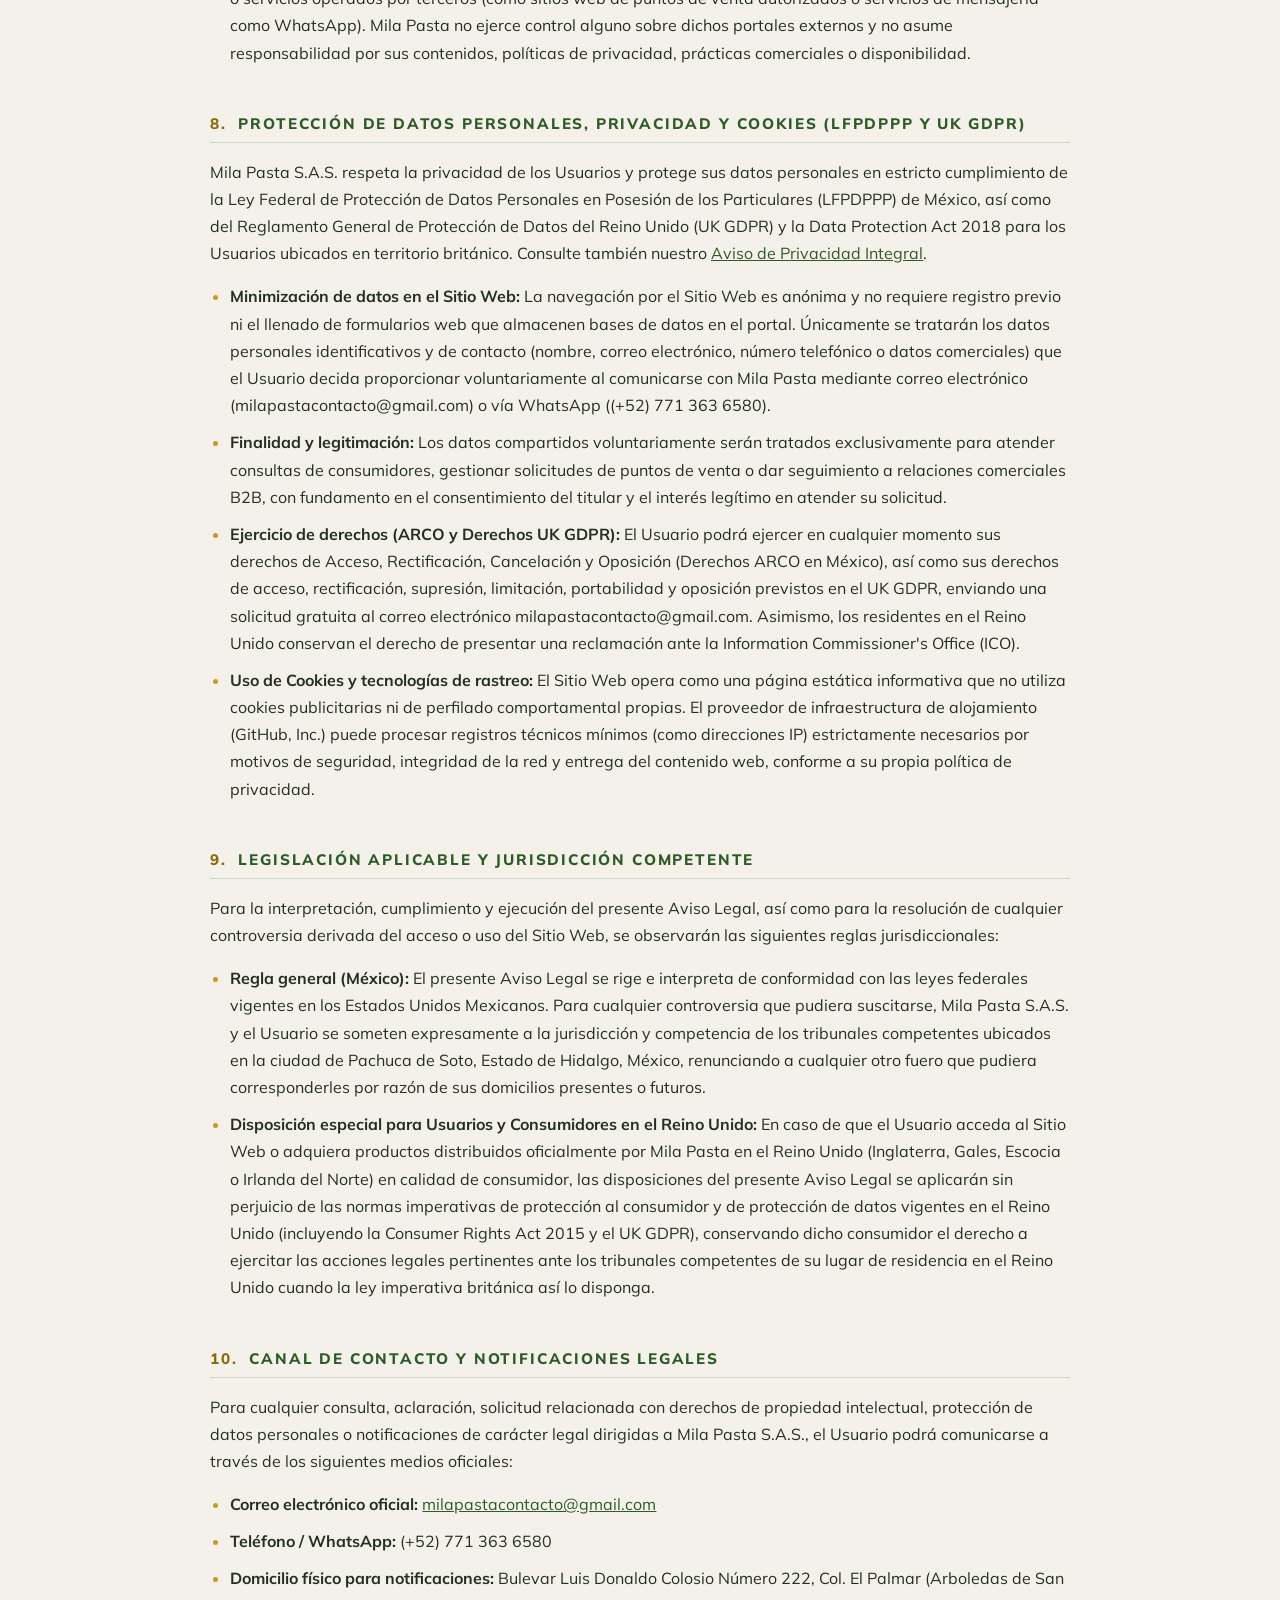
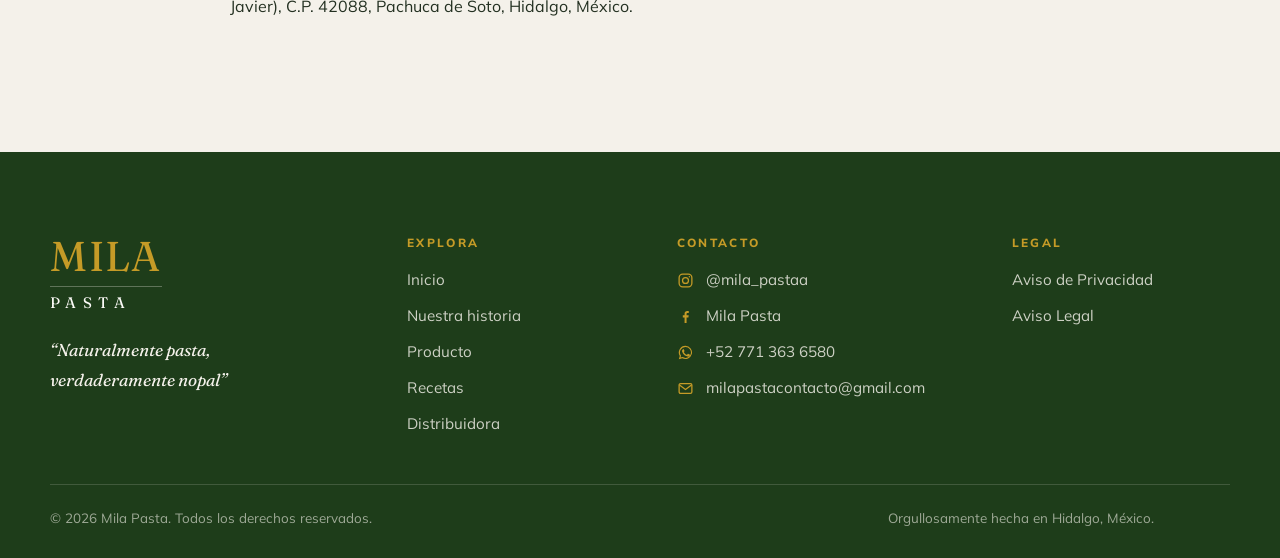
<file: aviso-legal.html>
<!DOCTYPE html>
<html lang="es-MX">
<head>
  <meta charset="utf-8">
  <meta name="viewport" content="width=device-width, initial-scale=1">
  <title>Aviso Legal | Mila Pasta</title>
  <meta name="description" content="Aviso Legal y Condiciones Generales de Uso del sitio web de Mila Pasta S.A.S.">
  <link rel="icon" href="data:image/svg+xml,%3Csvg xmlns='http://www.w3.org/2000/svg' viewBox='0 0 20 24'%3E%3Cg fill='%232D5A27'%3E%3Cellipse cx='10' cy='15.5' rx='5.5' ry='8'/%3E%3Cellipse cx='4.2' cy='6' rx='2.6' ry='3.8' transform='rotate(-25 4.2 6)'/%3E%3Cellipse cx='15.5' cy='5.5' rx='2.8' ry='4' transform='rotate(22 15.5 5.5)'/%3E%3C/g%3E%3C/svg%3E">
  <link rel="preconnect" href="https://fonts.googleapis.com">
  <link rel="preconnect" href="https://fonts.gstatic.com" crossorigin>
  <link href="https://fonts.googleapis.com/css2?family=Fraunces:ital,opsz,wght@0,9..144,300..600;1,9..144,300..600&family=Mulish:wght@400;600;700;800&display=swap" rel="stylesheet">
  <link rel="stylesheet" href="css/estilos.css">
</head>
<body data-pagina="legal">
  <script src="js/sitio.js"></script>

  <main>
    <section class="portada-interior">
      <div class="contenedor">
        <span class="sobretitulo">Información legal</span>
        <h1>Aviso Legal</h1>
        <div class="adorno"><svg viewBox="0 0 20 24" fill="currentColor" aria-hidden="true"><ellipse cx="10" cy="15.5" rx="5.5" ry="8"/><ellipse cx="4.2" cy="6" rx="2.6" ry="3.8" transform="rotate(-25 4.2 6)"/><ellipse cx="15.5" cy="5.5" rx="2.8" ry="4" transform="rotate(22 15.5 5.500)"/></svg></div>
        <p>Condiciones generales de uso del sitio web.</p>
      </div>
    </section>

    <section class="seccion">
      <div class="contenedor">
        <article class="legal">
          <div class="legal__meta">
            <span>Última actualización: Octubre de 2026</span>
            <a class="enlace-flecha" href="docs/aviso-legal.pdf" download>Descargar PDF <span>↓</span></a>
          </div>

          <p class="legal__intro">En cumplimiento con el deber de información establecido en el artículo 76 Bis de la Ley Federal de Protección al Consumidor (LFPC) y el Código de Comercio de los Estados Unidos Mexicanos, así como en observancia de las disposiciones de transparencia corporativa previstas en las Electronic Commerce (EC Directive) Regulations 2002 (Reg. 6) y la Companies Act 2006 del Reino Unido, se ponen a disposición de los usuarios y visitantes los datos identificativos completos de la entidad titular del presente sitio web:</p>

          <table class="ficha">
            <tr><th scope="row">Denominación o Razón Social</th><td>Mila Pasta S.A.S.</td></tr>
            <tr><th scope="row">Nombre Comercial / Marca</th><td>Mila Pasta (“Naturalmente pasta, verdaderamente nopal”).</td></tr>
            <tr><th scope="row">Registro Federal de Contribuyentes (RFC)</th><td>MIP231001AB2</td></tr>
            <tr><th scope="row">Domicilio Fiscal y Comercial</th><td>Bulevar Luis Donaldo Colosio Número 222, Colonia El Palmar (Arboledas de San Javier), C.P. 42088, Pachuca de Soto, Estado de Hidalgo, Estados Unidos Mexicanos.</td></tr>
            <tr><th scope="row">Sitio Web Oficial</th><td><a href="https://joony1317.github.io/mila-pasta/">https://joony1317.github.io/mila-pasta/</a></td></tr>
            <tr><th scope="row">Correo Electrónico Oficial</th><td><a href="mailto:milapastacontacto@gmail.com">milapastacontacto@gmail.com</a></td></tr>
            <tr><th scope="row">Teléfono y WhatsApp Oficial</th><td>(+52) 771 363 6580</td></tr>
            <tr><th scope="row">Actividad Principal</th><td>Elaboración, comercialización y distribución de productos alimenticios artesanales, específicamente pasta seca tipo fettuccine elaborada a base de harina de nopal.</td></tr>
          </table>

          <nav class="indice" aria-label="Contenido del aviso">
            <strong>Contenido</strong>
            <ol>
              <li><a href="#objeto">Objeto y aceptación</a></li>
              <li><a href="#uso">Condiciones de acceso y uso</a></li>
              <li><a href="#comercializacion">Puntos de venta de terceros</a></li>
              <li><a href="#propiedad">Propiedad intelectual</a></li>
              <li><a href="#alimentaria">Información alimentaria</a></li>
              <li><a href="#garantias">Exclusión de garantías</a></li>
              <li><a href="#datos">Protección de datos</a></li>
              <li><a href="#jurisdiccion">Legislación y jurisdicción</a></li>
              <li><a href="#contacto-legal">Contacto y notificaciones</a></li>
            </ol>
          </nav>

          <h2 id="objeto"><span>1.</span> Objeto, naturaleza del sitio web y aceptación del usuario</h2>
          <p>El presente Aviso Legal regula el acceso, navegación y utilización del sitio web https://joony1317.github.io/mila-pasta/ (en adelante, el “Sitio Web”), titularidad de Mila Pasta S.A.S. (en adelante, “Mila Pasta”).</p>
          <ul>
            <li><strong>Naturaleza estrictamente informativa y promocional:</strong> El Sitio Web tiene como finalidad exclusiva dar a conocer la historia, identidad corporativa, proceso artesanal, beneficios nutricionales, sugerencias gastronómicas (recetas) y puntos de venta autorizados de los productos de Mila Pasta. Este Sitio Web NO constituye una tienda en línea (e-commerce), por lo que no procesa pagos, no formaliza contratos de compraventa directa ni recaba datos bancarios o financieros a través de la plataforma.</li>
            <li><strong>Condición de Usuario y Aceptación:</strong> El acceso y/o uso de este Sitio Web atribuye la condición de Usuario e implica la aceptación plena, expresa y sin reservas de todas y cada una de las disposiciones incluidas en este Aviso Legal en la versión publicada en el momento mismo en que el Usuario acceda al portal. Si el Usuario no estuviera de acuerdo con cualquiera de las condiciones aquí establecidas, deberá abstenerse de utilizar el Sitio Web.</li>
            <li><strong>Modificaciones:</strong> Mila Pasta se reserva el derecho de actualizar, modificar o eliminar en cualquier momento y sin necesidad de previo aviso la presentación, configuración y contenido del Sitio Web, así como el presente Aviso Legal, con el fin de adaptarlo a novedades legislativas en México, el Reino Unido o a cambios operativos del negocio.</li>
          </ul>

          <h2 id="uso"><span>2.</span> Condiciones de acceso y uso permitido</h2>
          <p>El acceso al Sitio Web es de carácter libre y gratuito para los Usuarios. El Usuario se compromete a hacer un uso diligente, lícito y adecuado de los contenidos y funcionalidades puestos a su disposición, de conformidad con la legislación vigente en los Estados Unidos Mexicanos y en el Reino Unido, la buena fe y el orden público.</p>
          <p>Queda expresamente prohibido al Usuario:</p>
          <ul>
            <li><strong>Uso ilícito o lesivo:</strong> Utilizar el Sitio Web con fines ilícitos, fraudulentos o contrarios a lo establecido en este Aviso Legal, o de forma que pueda dañar, inutilizar, sobrecargar o deteriorar el servidor de alojamiento (GitHub Pages) o impedir la normal utilización del portal por parte de otros Usuarios.</li>
            <li><strong>Seguridad informática:</strong> Introducir o difundir virus informáticos, código malicioso (malware), realizar ataques de denegación de servicio (DDoS), ingeniería inversa o intentar acceder sin autorización a áreas restringidas o al código fuente subyacente del Sitio Web.</li>
            <li><strong>Extracción automatizada de datos:</strong> Emplear técnicas de web scraping, minería de datos, robots o sistemas automatizados para extraer fotografías, recetas, textos o información comercial con fines de explotación comercial sin autorización previa y por escrito de Mila Pasta.</li>
            <li><strong>Suplantación e información falsa:</strong> Proporcionar datos falsos o suplantar la identidad de terceros al establecer comunicación a través de los canales de contacto (correo electrónico o WhatsApp) habilitados en el Sitio Web.</li>
          </ul>

          <h2 id="comercializacion"><span>3.</span> Comercialización a través de puntos de venta de terceros</h2>
          <p>La adquisición de los productos de Mila Pasta (incluyendo, sin limitación, el Fettuccine de Harina de Nopal en presentación de 300 g) se realiza exclusivamente a través de establecimientos físicos, tiendas especializadas, distribuidores autorizados y plataformas comerciales operadas por terceros independientes (puntos de venta señalados en la sección correspondiente del Sitio Web).</p>
          <ul>
            <li><strong>Independencia contractual:</strong> Cuando el Usuario adquiere un producto de Mila Pasta en un establecimiento o plataforma de terceros, la relación jurídica de compraventa, facturación, fijación de precio final al público, entrega, devolución o reembolso se establece directamente entre el consumidor y dicho comercio minorista o distribuidor, sujetándose a los términos, condiciones y políticas propias de dicho tercero, así como a la Ley Federal de Protección al Consumidor en México o la Consumer Rights Act 2015 en el Reino Unido, según el territorio donde se realice la compra.</li>
            <li><strong>Disponibilidad de inventario:</strong> La mención de puntos de venta en el Sitio Web tiene carácter meramente informativo. Mila Pasta no garantiza la disponibilidad permanente de inventario en cada sucursal de los distribuidores listados.</li>
            <li><strong>Consultas comerciales y distribución B2B:</strong> Los canales de contacto publicados en el Sitio Web (correo electrónico y WhatsApp) están destinados a resolver dudas generales sobre el producto y atender solicitudes de distribución comercial o incorporación de nuevos puntos de venta.</li>
          </ul>

          <h2 id="propiedad"><span>5.</span> Propiedad intelectual e industrial (México y Reino Unido)</h2>
          <p>Todos los derechos de propiedad intelectual e industrial sobre el Sitio Web y sobre cada uno de los elementos que lo integran pertenecen en exclusiva a Mila Pasta S.A.S. o, en su caso, cuenta con las licencias y autorizaciones legítimas correspondientes.</p>
          <ul>
            <li><strong>Marco jurídico aplicable:</strong> Los activos intangibles del Sitio Web se encuentran protegidos por la Ley Federal del Derecho de Autor (LFDA) y la Ley Federal de Protección a la Propiedad Industrial (LFPPI) de los Estados Unidos Mexicanos, así como por la Copyright, Designs and Patents Act 1988 y la Trade Marks Act 1994 del Reino Unido, además de los tratados internacionales administrados por la Organización Mundial de la Propiedad Intelectual (OMPI).</li>
            <li><strong>Elementos protegidos:</strong> Quedan comprendidos bajo esta protección la marca nominativa y mixta “Mila Pasta”, logotipos, emblemas (“Naturalmente pasta, verdaderamente nopal”) diseño gráfico del empaque, fotografías de producto, diseño visual y código fuente.</li>
            <li><strong>Reserva de derechos:</strong> El acceso al Sitio Web no concede al Usuario licencia, cesión ni autorización alguna sobre los derechos de propiedad intelectual o industrial de Mila Pasta. Queda estrictamente prohibida la reproducción, distribución, comunicación pública, transformación o explotación comercial total o parcial de cualquier contenido del Sitio Web sin el consentimiento previo, expreso y por escrito de Mila Pasta S.A.S. Se autoriza únicamente la visualización y descarga temporal en caché estrictamente necesaria para el uso personal y privado del Sitio Web.</li>
          </ul>

          <h2 id="alimentaria"><span>6.</span> Información alimentaria, nutricional, alérgenos y recetas</h2>
          <p>En atención a la regulación sanitaria y de etiquetado de alimentos aplicable en México (NOM-051-SCFI/SSA1-2010) y en el Reino Unido (UK Food Information Regulations 2014 y Retained EU Regulation 1169/2011), se informa lo siguiente:</p>
          <ul>
            <li><strong>Carácter orientativo de la web frente al empaque físico:</strong> Las descripciones sobre el aporte de fibra dietética, propiedades de la harina de nopal y beneficios gastronómicos publicadas en el Sitio Web tienen carácter informativo y divulgativo. No constituyen consejo médico, diagnóstico ni prescripción nutricional. Para conocer la declaración nutrimental exacta, lista completa de ingredientes, lote y fecha de caducidad, el consumidor deberá consultar siempre el etiquetado impreso directamente en el empaque del producto comercializado en cada jurisdicción.</li>
            <li><strong>Advertencia sobre alérgenos:</strong> Las recetas publicadas en el Sitio Web (que incluyen ingredientes complementarios como frutos secos (pistache), lácteos, ajo o especias) son sugerencias culinarias. El Usuario es responsable de verificar las alergias o intolerancias alimentarias propias o de terceros antes de preparar cualquier receta o consumir el producto.</li>
          </ul>

          <h2 id="garantias"><span>7.</span> Exclusión de garantías y limitación de responsabilidad</h2>
          <p>Mila Pasta adopta las medidas técnicas y organizativas razonables para asegurar el correcto funcionamiento del Sitio Web y la veracidad de su contenido; no obstante, dentro de los límites permitidos por la legislación aplicable:</p>
          <ul>
            <li><strong>Disponibilidad y continuidad técnica:</strong> El Sitio Web se encuentra alojado a través de la infraestructura de terceros (GitHub Pages). Mila Pasta no garantiza la disponibilidad ininterrumpida o libre de errores del Sitio Web y no será responsable por suspensiones temporales derivadas de labores de mantenimiento, fallos en las redes de telecomunicaciones o incidencias técnicas ajenas a su control.</li>
            <li><strong>Enlaces a sitios de terceros (Links externos):</strong> El Sitio Web puede incluir hipervínculos que dirigen a páginas web o servicios operados por terceros (como sitios web de puntos de venta autorizados o servicios de mensajería como WhatsApp). Mila Pasta no ejerce control alguno sobre dichos portales externos y no asume responsabilidad por sus contenidos, políticas de privacidad, prácticas comerciales o disponibilidad.</li>
          </ul>

          <h2 id="datos"><span>8.</span> Protección de datos personales, privacidad y cookies (LFPDPPP y UK GDPR)</h2>
          <p>Mila Pasta S.A.S. respeta la privacidad de los Usuarios y protege sus datos personales en estricto cumplimiento de la Ley Federal de Protección de Datos Personales en Posesión de los Particulares (LFPDPPP) de México, así como del Reglamento General de Protección de Datos del Reino Unido (UK GDPR) y la Data Protection Act 2018 para los Usuarios ubicados en territorio británico. Consulte también nuestro <a href="aviso-de-privacidad.html">Aviso de Privacidad Integral</a>.</p>
          <ul>
            <li><strong>Minimización de datos en el Sitio Web:</strong> La navegación por el Sitio Web es anónima y no requiere registro previo ni el llenado de formularios web que almacenen bases de datos en el portal. Únicamente se tratarán los datos personales identificativos y de contacto (nombre, correo electrónico, número telefónico o datos comerciales) que el Usuario decida proporcionar voluntariamente al comunicarse con Mila Pasta mediante correo electrónico (milapastacontacto@gmail.com) o vía WhatsApp ((+52) 771 363 6580).</li>
            <li><strong>Finalidad y legitimación:</strong> Los datos compartidos voluntariamente serán tratados exclusivamente para atender consultas de consumidores, gestionar solicitudes de puntos de venta o dar seguimiento a relaciones comerciales B2B, con fundamento en el consentimiento del titular y el interés legítimo en atender su solicitud.</li>
            <li><strong>Ejercicio de derechos (ARCO y Derechos UK GDPR):</strong> El Usuario podrá ejercer en cualquier momento sus derechos de Acceso, Rectificación, Cancelación y Oposición (Derechos ARCO en México), así como sus derechos de acceso, rectificación, supresión, limitación, portabilidad y oposición previstos en el UK GDPR, enviando una solicitud gratuita al correo electrónico milapastacontacto@gmail.com. Asimismo, los residentes en el Reino Unido conservan el derecho de presentar una reclamación ante la Information Commissioner's Office (ICO).</li>
            <li><strong>Uso de Cookies y tecnologías de rastreo:</strong> El Sitio Web opera como una página estática informativa que no utiliza cookies publicitarias ni de perfilado comportamental propias. El proveedor de infraestructura de alojamiento (GitHub, Inc.) puede procesar registros técnicos mínimos (como direcciones IP) estrictamente necesarios por motivos de seguridad, integridad de la red y entrega del contenido web, conforme a su propia política de privacidad.</li>
          </ul>

          <h2 id="jurisdiccion"><span>9.</span> Legislación aplicable y jurisdicción competente</h2>
          <p>Para la interpretación, cumplimiento y ejecución del presente Aviso Legal, así como para la resolución de cualquier controversia derivada del acceso o uso del Sitio Web, se observarán las siguientes reglas jurisdiccionales:</p>
          <ul>
            <li><strong>Regla general (México):</strong> El presente Aviso Legal se rige e interpreta de conformidad con las leyes federales vigentes en los Estados Unidos Mexicanos. Para cualquier controversia que pudiera suscitarse, Mila Pasta S.A.S. y el Usuario se someten expresamente a la jurisdicción y competencia de los tribunales competentes ubicados en la ciudad de Pachuca de Soto, Estado de Hidalgo, México, renunciando a cualquier otro fuero que pudiera corresponderles por razón de sus domicilios presentes o futuros.</li>
            <li><strong>Disposición especial para Usuarios y Consumidores en el Reino Unido:</strong> En caso de que el Usuario acceda al Sitio Web o adquiera productos distribuidos oficialmente por Mila Pasta en el Reino Unido (Inglaterra, Gales, Escocia o Irlanda del Norte) en calidad de consumidor, las disposiciones del presente Aviso Legal se aplicarán sin perjuicio de las normas imperativas de protección al consumidor y de protección de datos vigentes en el Reino Unido (incluyendo la Consumer Rights Act 2015 y el UK GDPR), conservando dicho consumidor el derecho a ejercitar las acciones legales pertinentes ante los tribunales competentes de su lugar de residencia en el Reino Unido cuando la ley imperativa británica así lo disponga.</li>
          </ul>

          <h2 id="contacto-legal"><span>10.</span> Canal de contacto y notificaciones legales</h2>
          <p>Para cualquier consulta, aclaración, solicitud relacionada con derechos de propiedad intelectual, protección de datos personales o notificaciones de carácter legal dirigidas a Mila Pasta S.A.S., el Usuario podrá comunicarse a través de los siguientes medios oficiales:</p>
          <ul>
            <li><strong>Correo electrónico oficial:</strong> <a href="mailto:milapastacontacto@gmail.com">milapastacontacto@gmail.com</a></li>
            <li><strong>Teléfono / WhatsApp:</strong> (+52) 771 363 6580</li>
            <li><strong>Domicilio físico para notificaciones:</strong> Bulevar Luis Donaldo Colosio Número 222, Col. El Palmar (Arboledas de San Javier), C.P. 42088, Pachuca de Soto, Hidalgo, México.</li>
          </ul>
        </article>
      </div>
    </section>
  </main>
</body>
</html>
</file>
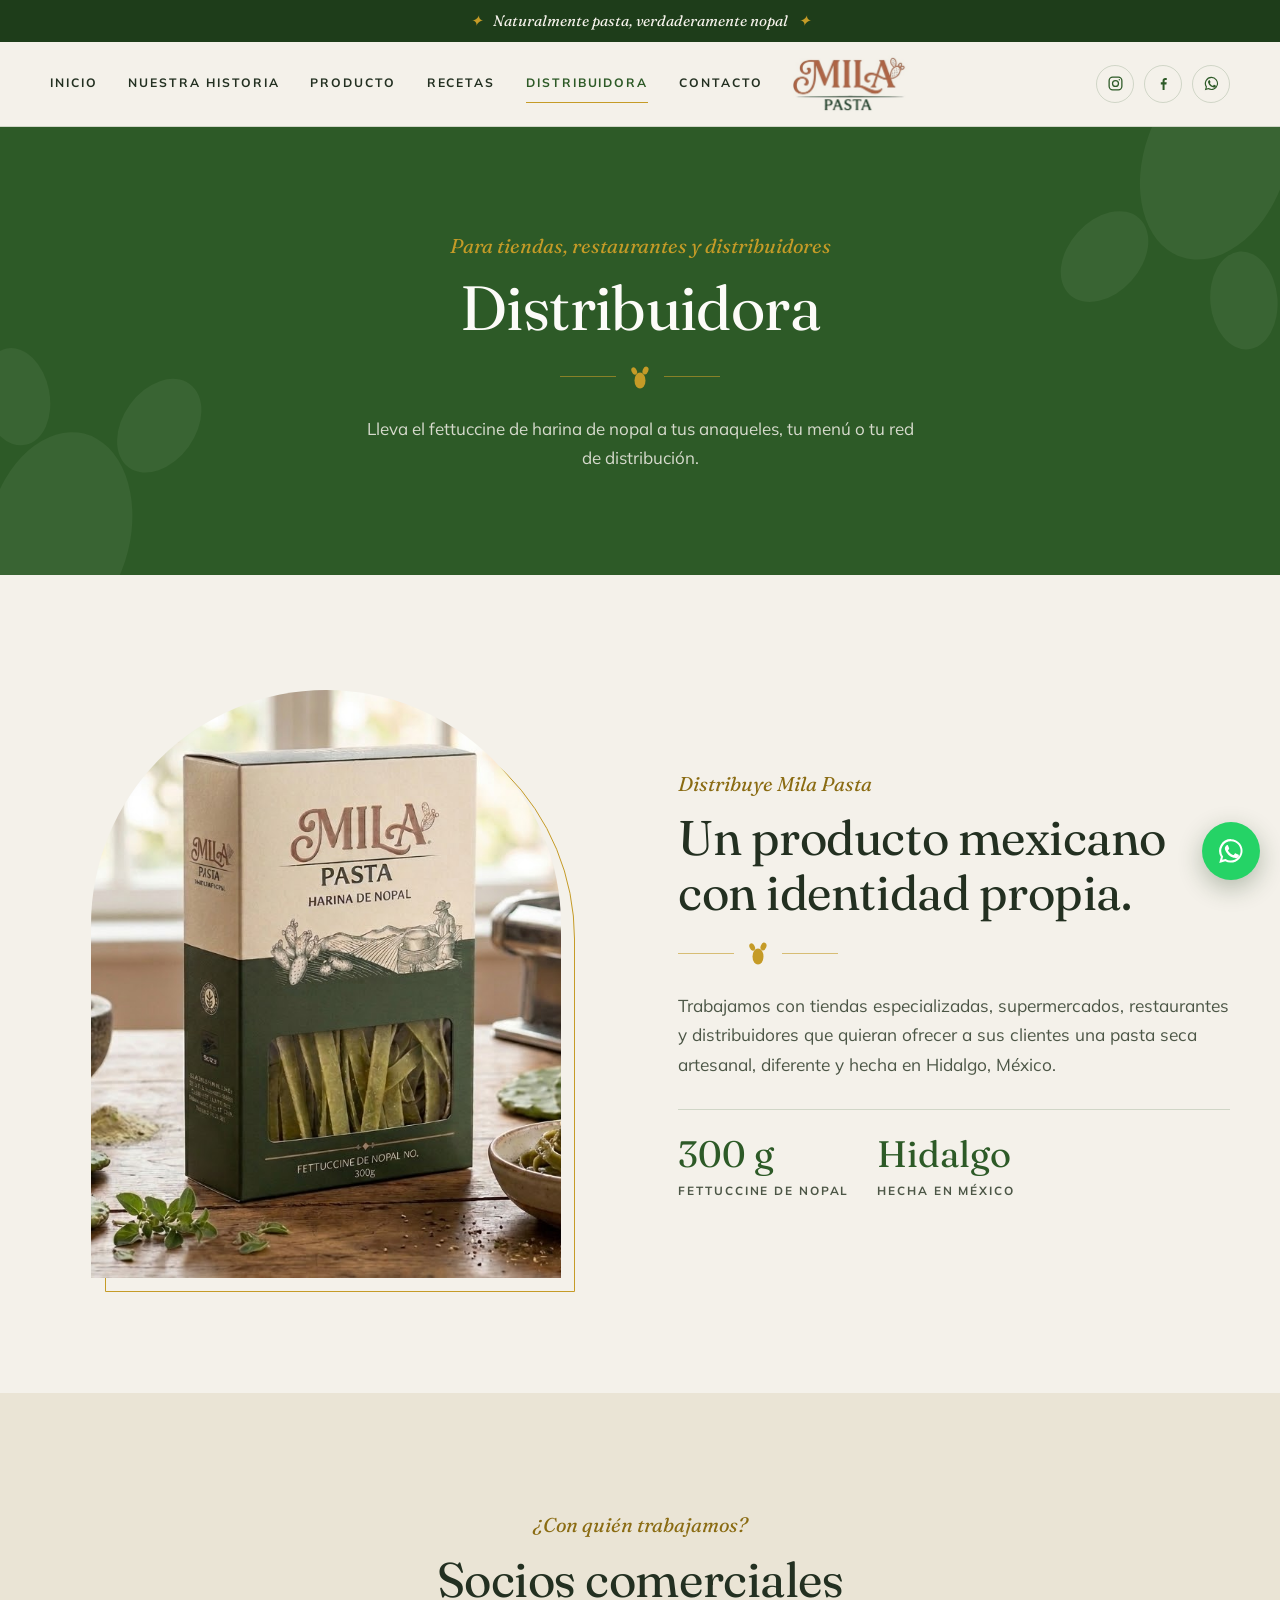
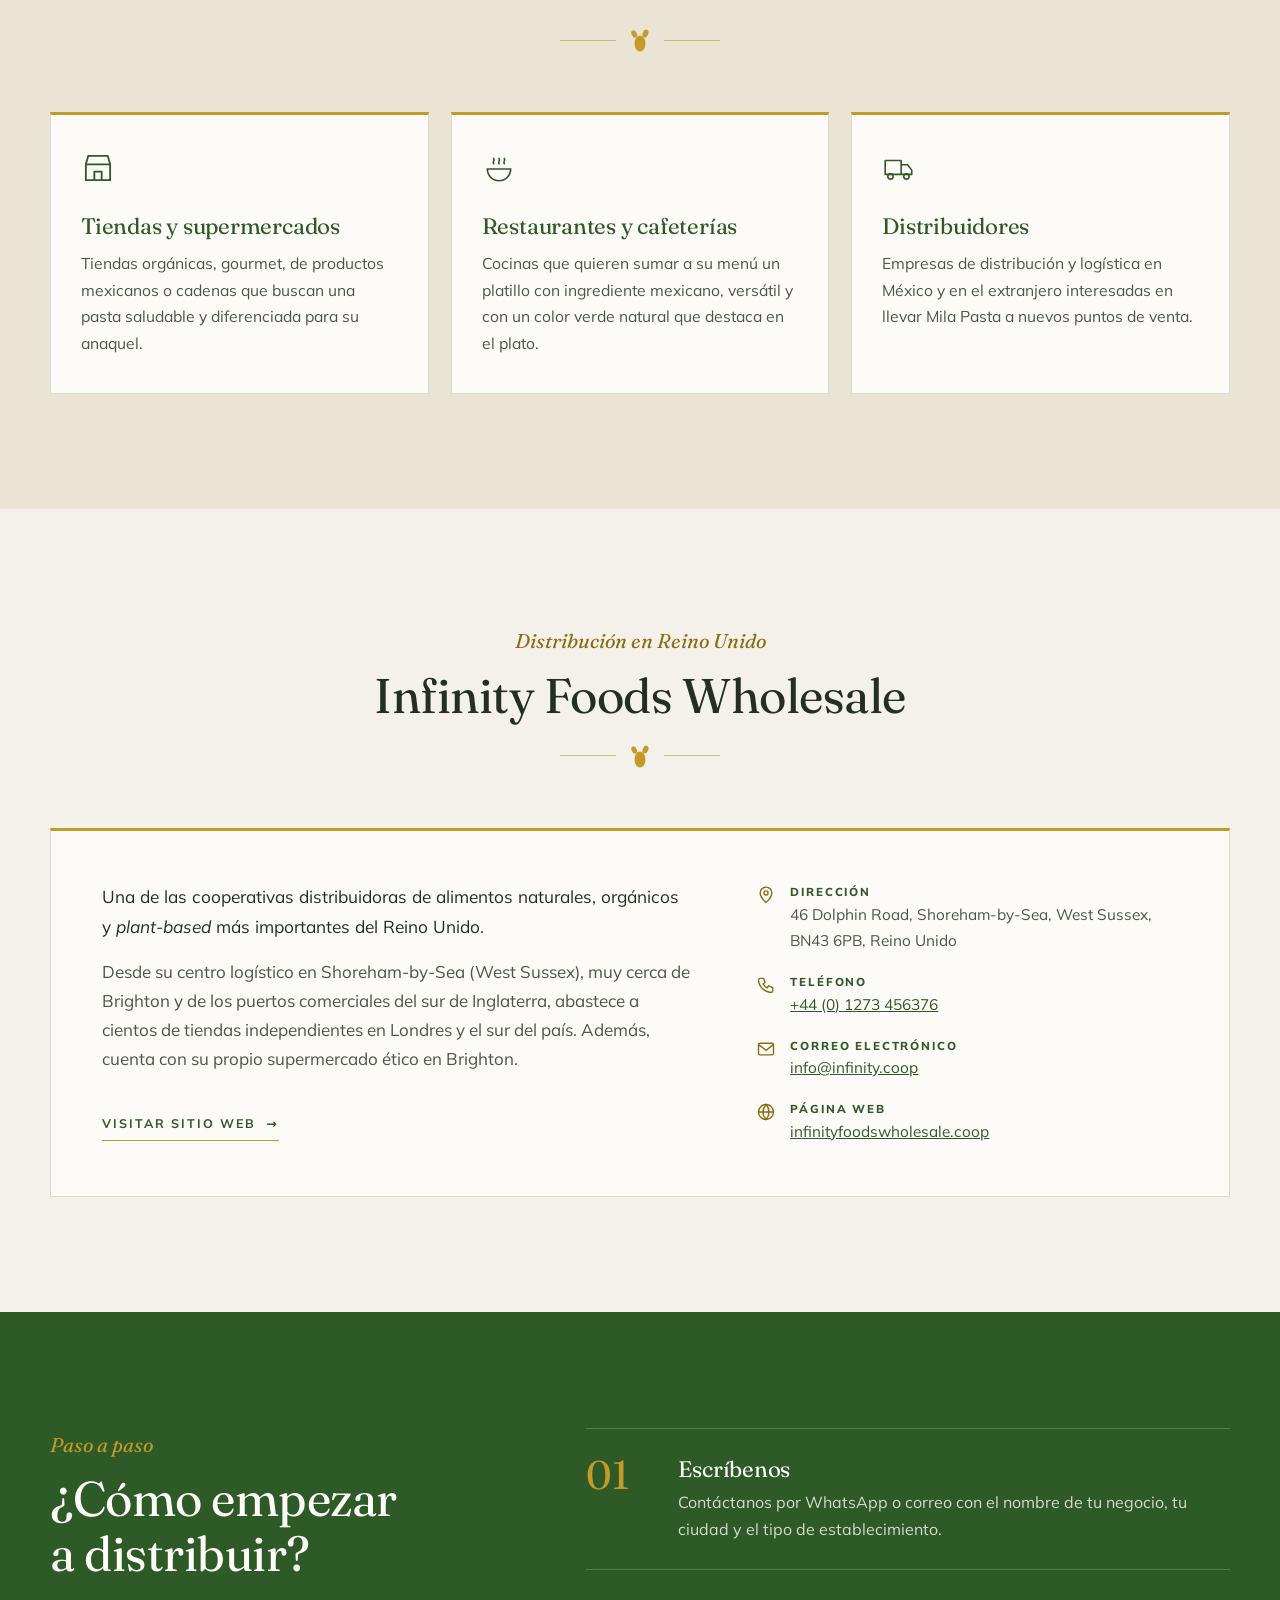
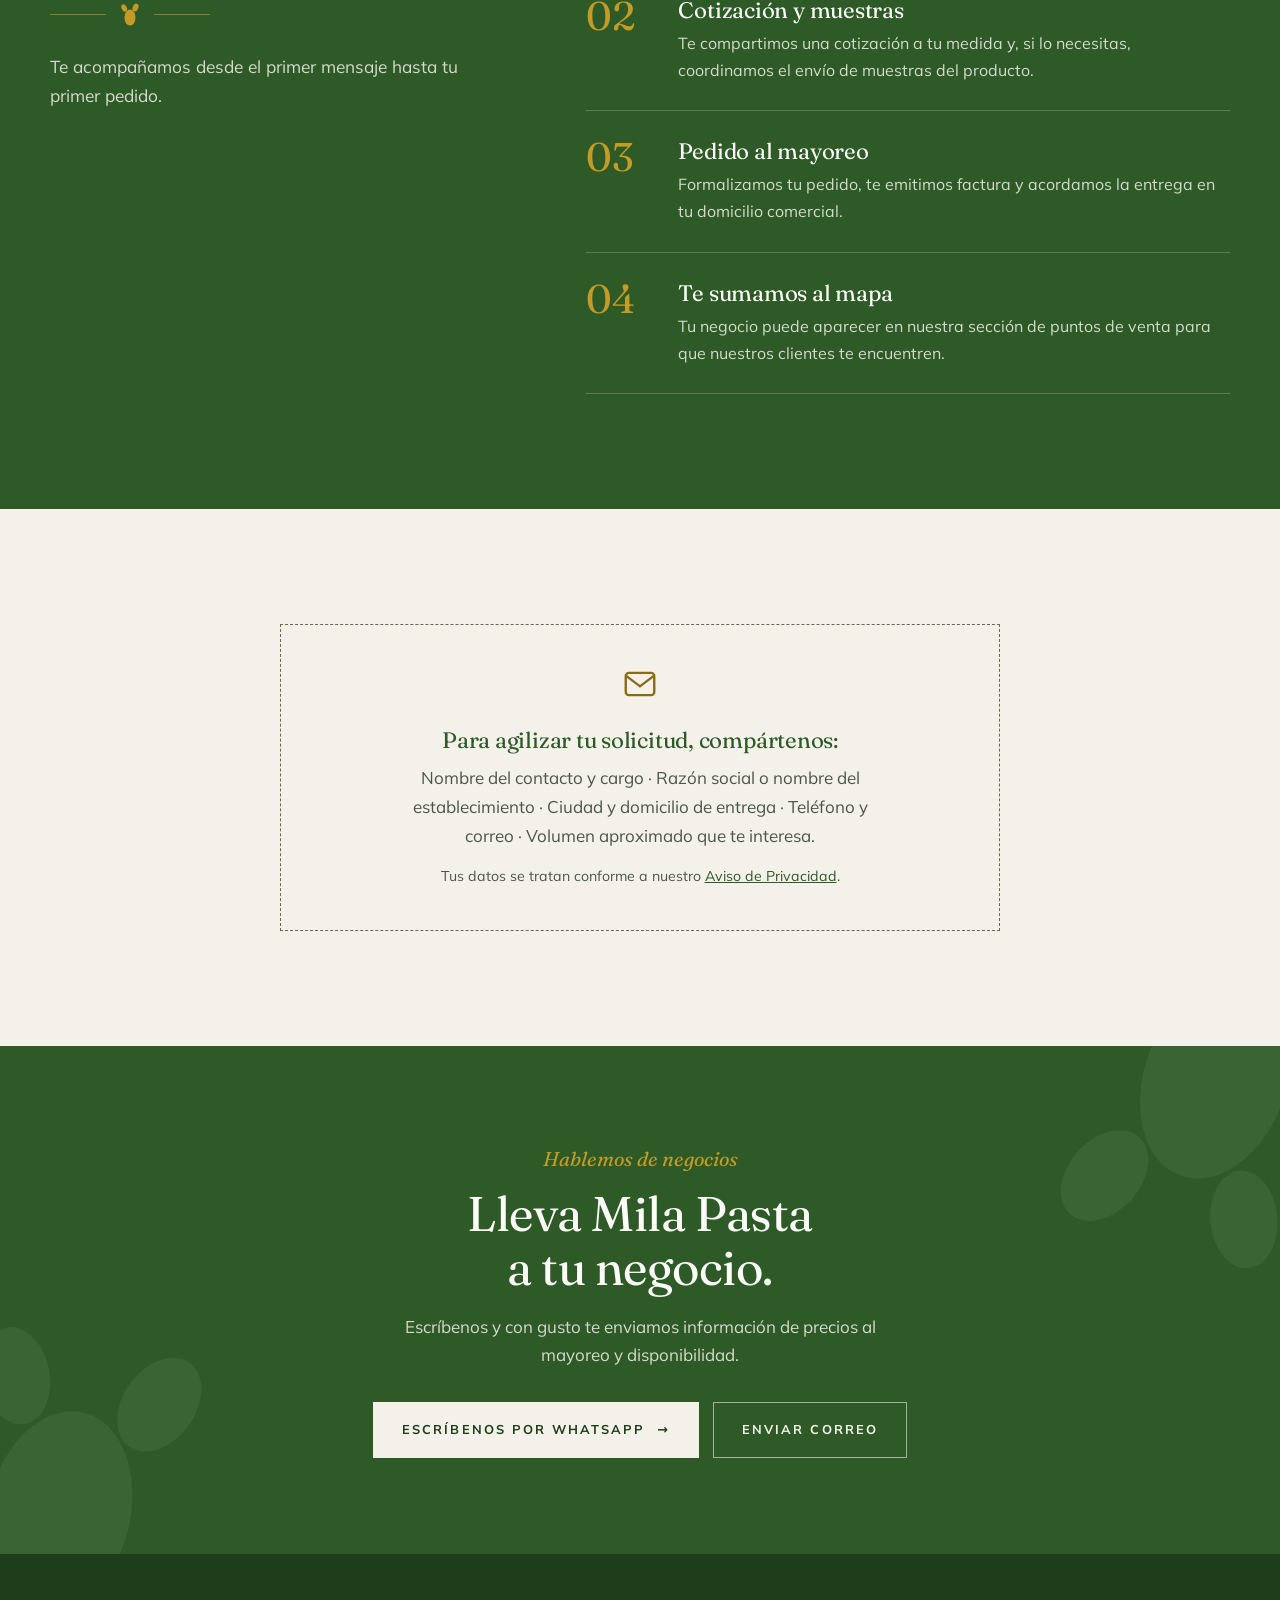
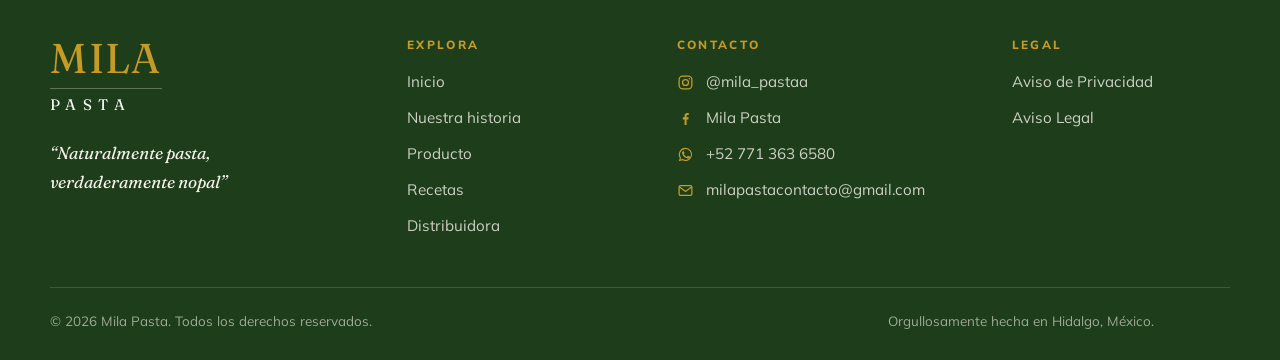
<file: distribuidora.html>
<!DOCTYPE html>
<html lang="es-MX">
<head>
  <meta charset="utf-8">
  <meta name="viewport" content="width=device-width, initial-scale=1">
  <title>Distribuidora | Mila Pasta</title>
  <meta name="description" content="Lleva Mila Pasta, fettuccine de harina de nopal, a tu tienda, restaurante o red de distribución. Cotizaciones, muestras y pedidos al mayoreo.">
  <link rel="icon" href="data:image/svg+xml,%3Csvg xmlns='http://www.w3.org/2000/svg' viewBox='0 0 20 24'%3E%3Cg fill='%232D5A27'%3E%3Cellipse cx='10' cy='15.5' rx='5.5' ry='8'/%3E%3Cellipse cx='4.2' cy='6' rx='2.6' ry='3.8' transform='rotate(-25 4.2 6)'/%3E%3Cellipse cx='15.5' cy='5.5' rx='2.8' ry='4' transform='rotate(22 15.5 5.5)'/%3E%3C/g%3E%3C/svg%3E">
  <link rel="preconnect" href="https://fonts.googleapis.com">
  <link rel="preconnect" href="https://fonts.gstatic.com" crossorigin>
  <link href="https://fonts.googleapis.com/css2?family=Fraunces:ital,opsz,wght@0,9..144,300..600;1,9..144,300..600&family=Mulish:wght@400;600;700;800&display=swap" rel="stylesheet">
  <link rel="stylesheet" href="css/estilos.css">
</head>
<body data-pagina="distribuidora">
  <script src="js/sitio.js"></script>

  <main>
    <section class="portada-interior">
      <svg class="franja__nopal franja__nopal--a" viewBox="0 0 20 24" fill="currentColor" aria-hidden="true"><ellipse cx="10" cy="15.5" rx="5.5" ry="8"/><ellipse cx="4.2" cy="6" rx="2.6" ry="3.8" transform="rotate(-25 4.2 6)"/><ellipse cx="15.5" cy="5.5" rx="2.8" ry="4" transform="rotate(22 15.5 5.500)"/></svg>
      <svg class="franja__nopal franja__nopal--b" viewBox="0 0 20 24" fill="currentColor" aria-hidden="true"><ellipse cx="10" cy="15.5" rx="5.5" ry="8"/><ellipse cx="4.2" cy="6" rx="2.6" ry="3.8" transform="rotate(-25 4.2 6)"/><ellipse cx="15.5" cy="5.5" rx="2.8" ry="4" transform="rotate(22 15.5 5.500)"/></svg>
      <div class="contenedor">
        <span class="sobretitulo">Para tiendas, restaurantes y distribuidores</span>
        <h1>Distribuidora</h1>
        <div class="adorno"><svg viewBox="0 0 20 24" fill="currentColor" aria-hidden="true"><ellipse cx="10" cy="15.5" rx="5.5" ry="8"/><ellipse cx="4.2" cy="6" rx="2.6" ry="3.8" transform="rotate(-25 4.2 6)"/><ellipse cx="15.5" cy="5.5" rx="2.8" ry="4" transform="rotate(22 15.5 5.500)"/></svg></div>
        <p>Lleva el fettuccine de harina de nopal a tus anaqueles, tu menú o tu red de distribución.</p>
      </div>
    </section>

    <!-- Presentación -->
    <section class="seccion">
      <div class="contenedor duo">
        <div class="duo__foto aparece">
          <img src="img/hero.jpg" alt="Caja de Mila Pasta, fettuccine de harina de nopal de 300 g, junto a pencas de nopal" width="1333" height="800" loading="lazy">
        </div>
        <div class="aparece">
          <span class="sobretitulo">Distribuye Mila Pasta</span>
          <h2>Un producto mexicano con identidad propia.</h2>
          <div class="adorno"><svg viewBox="0 0 20 24" fill="currentColor" aria-hidden="true"><ellipse cx="10" cy="15.5" rx="5.5" ry="8"/><ellipse cx="4.2" cy="6" rx="2.6" ry="3.8" transform="rotate(-25 4.2 6)"/><ellipse cx="15.5" cy="5.5" rx="2.8" ry="4" transform="rotate(22 15.5 5.500)"/></svg></div>
          <p class="entrada">Trabajamos con tiendas especializadas, supermercados, restaurantes y distribuidores que quieran ofrecer a sus clientes una pasta seca artesanal, diferente y hecha en Hidalgo, México.</p>
          <div class="dato-grande">
            <div><strong>300 g</strong><span>Fettuccine de nopal</span></div>
            <div><strong>Hidalgo</strong><span>Hecha en México</span></div>
          </div>
        </div>
      </div>
    </section>

    <!-- A quién va dirigido -->
    <section class="seccion seccion--crema2">
      <div class="contenedor">
        <div class="cabecera-seccion centrado aparece">
          <span class="sobretitulo">¿Con quién trabajamos?</span>
          <h2>Socios comerciales</h2>
          <div class="adorno"><svg viewBox="0 0 20 24" fill="currentColor" aria-hidden="true"><ellipse cx="10" cy="15.5" rx="5.5" ry="8"/><ellipse cx="4.2" cy="6" rx="2.6" ry="3.8" transform="rotate(-25 4.2 6)"/><ellipse cx="15.5" cy="5.5" rx="2.8" ry="4" transform="rotate(22 15.5 5.500)"/></svg></div>
        </div>
        <div class="valores">
          <article class="valor aparece">
            <svg viewBox="0 0 28 28" fill="none" stroke="currentColor" stroke-width="1.500" stroke-linejoin="round" aria-hidden="true"><path d="M4 11 6 4h16l2 7M4 11v13h20V11M4 11h20M11 24v-7h6v7"/></svg>
            <h3>Tiendas y supermercados</h3>
            <p>Tiendas orgánicas, gourmet, de productos mexicanos o cadenas que buscan una pasta saludable y diferenciada para su anaquel.</p>
          </article>
          <article class="valor aparece">
            <svg viewBox="0 0 32 32" fill="none" stroke="currentColor" stroke-width="1.500" stroke-linecap="round" aria-hidden="true"><path d="M5 17h22a11 11 0 0 1-22 0z"/><path d="M11 12c-1.500-2 1.500-3 0-5M16 12c-1.500-2 1.500-3 0-5M21 12c-1.500-2 1.500-3 0-5"/></svg>
            <h3>Restaurantes y cafeterías</h3>
            <p>Cocinas que quieren sumar a su menú un platillo con ingrediente mexicano, versátil y con un color verde natural que destaca en el plato.</p>
          </article>
          <article class="valor aparece">
            <svg viewBox="0 0 32 32" fill="none" stroke="currentColor" stroke-width="1.500" stroke-linecap="round" stroke-linejoin="round" aria-hidden="true"><path d="M3 9h15v13H3zM18 13h6l4 5v4h-10z"/><circle cx="8" cy="24" r="2.500"/><circle cx="23" cy="24" r="2.500"/></svg>
            <h3>Distribuidores</h3>
            <p>Empresas de distribución y logística en México y en el extranjero interesadas en llevar Mila Pasta a nuevos puntos de venta.</p>
          </article>
        </div>
      </div>
    </section>

    <!-- Distribuidor en Reino Unido -->
    <section class="seccion" id="reino-unido">
      <div class="contenedor">
        <div class="cabecera-seccion centrado aparece">
          <span class="sobretitulo">Distribución en Reino Unido</span>
          <h2>Infinity Foods Wholesale</h2>
          <div class="adorno"><svg viewBox="0 0 20 24" fill="currentColor" aria-hidden="true"><ellipse cx="10" cy="15.5" rx="5.5" ry="8"/><ellipse cx="4.2" cy="6" rx="2.6" ry="3.8" transform="rotate(-25 4.2 6)"/><ellipse cx="15.5" cy="5.5" rx="2.8" ry="4" transform="rotate(22 15.5 5.500)"/></svg></div>
        </div>
        <article class="distribuidor aparece">
          <div class="distribuidor__texto">
            <p class="entrada">Una de las cooperativas distribuidoras de alimentos naturales, orgánicos y <em>plant-based</em> más importantes del Reino Unido.</p>
            <p>Desde su centro logístico en Shoreham-by-Sea (West Sussex), muy cerca de Brighton y de los puertos comerciales del sur de Inglaterra, abastece a cientos de tiendas independientes en Londres y el sur del país. Además, cuenta con su propio supermercado ético en Brighton.</p>
            <a class="enlace-flecha" href="https://www.infinityfoodswholesale.coop" target="_blank" rel="noopener">Visitar sitio web <span>→</span></a>
          </div>
          <ul class="distribuidor__datos">
            <li>
              <svg viewBox="0 0 24 24" fill="none" stroke="currentColor" stroke-width="1.700" stroke-linecap="round" stroke-linejoin="round" aria-hidden="true"><path d="M12 21s-7-6.200-7-11.500a7 7 0 0 1 14 0C19 14.800 12 21 12 21z"/><circle cx="12" cy="9.500" r="2.500"/></svg>
              <div><strong>Dirección</strong>46 Dolphin Road, Shoreham-by-Sea, West Sussex, BN43 6PB, Reino Unido</div>
            </li>
            <li>
              <svg viewBox="0 0 24 24" fill="none" stroke="currentColor" stroke-width="1.700" stroke-linecap="round" stroke-linejoin="round" aria-hidden="true"><path d="M5 4h4l2 5-2.500 1.500a11 11 0 0 0 5 5L15 13l5 2v4a2 2 0 0 1-2 2A16 16 0 0 1 3 6a2 2 0 0 1 2-2z"/></svg>
              <div><strong>Teléfono</strong><a href="tel:+441273456376">+44 (0) 1273 456376</a></div>
            </li>
            <li>
              <svg viewBox="0 0 24 24" fill="none" stroke="currentColor" stroke-width="1.700" aria-hidden="true"><rect x="3" y="5" width="18" height="14" rx="2"/><path d="m3.500 7 8.500 6.500L20.500 7"/></svg>
              <div><strong>Correo electrónico</strong><a href="mailto:info@infinity.coop">info@infinity.coop</a></div>
            </li>
            <li>
              <svg viewBox="0 0 24 24" fill="none" stroke="currentColor" stroke-width="1.700" aria-hidden="true"><circle cx="12" cy="12" r="9"/><path d="M3 12h18M12 3c2.500 2.800 3.700 5.800 3.700 9s-1.200 6.200-3.700 9c-2.500-2.800-3.700-5.800-3.700-9S9.500 5.800 12 3z"/></svg>
              <div><strong>Página web</strong><a href="https://www.infinityfoodswholesale.coop" target="_blank" rel="noopener">infinityfoodswholesale.coop</a></div>
            </li>
          </ul>
        </article>
      </div>
    </section>

    <!-- Cómo funciona -->
    <section class="seccion seccion--verde">
      <div class="contenedor proceso">
        <div class="proceso__intro aparece">
          <span class="sobretitulo">Paso a paso</span>
          <h2>¿Cómo empezar a distribuir?</h2>
          <div class="adorno"><svg viewBox="0 0 20 24" fill="currentColor" aria-hidden="true"><ellipse cx="10" cy="15.5" rx="5.5" ry="8"/><ellipse cx="4.2" cy="6" rx="2.6" ry="3.8" transform="rotate(-25 4.2 6)"/><ellipse cx="15.5" cy="5.5" rx="2.8" ry="4" transform="rotate(22 15.5 5.500)"/></svg></div>
          <p class="entrada">Te acompañamos desde el primer mensaje hasta tu primer pedido.</p>
        </div>
        <ol class="pasos aparece">
          <li class="paso">
            <span class="paso__num">01</span>
            <div>
              <h3>Escríbenos</h3>
              <p>Contáctanos por WhatsApp o correo con el nombre de tu negocio, tu ciudad y el tipo de establecimiento.</p>
            </div>
          </li>
          <li class="paso">
            <span class="paso__num">02</span>
            <div>
              <h3>Cotización y muestras</h3>
              <p>Te compartimos una cotización a tu medida y, si lo necesitas, coordinamos el envío de muestras del producto.</p>
            </div>
          </li>
          <li class="paso">
            <span class="paso__num">03</span>
            <div>
              <h3>Pedido al mayoreo</h3>
              <p>Formalizamos tu pedido, te emitimos factura y acordamos la entrega en tu domicilio comercial.</p>
            </div>
          </li>
          <li class="paso">
            <span class="paso__num">04</span>
            <div>
              <h3>Te sumamos al mapa</h3>
              <p>Tu negocio puede aparecer en nuestra sección de puntos de venta para que nuestros clientes te encuentren.</p>
            </div>
          </li>
        </ol>
      </div>
    </section>

    <!-- Qué enviarnos -->
    <section class="seccion">
      <div class="contenedor">
        <div class="aviso aparece">
          <svg viewBox="0 0 24 24" fill="none" stroke="currentColor" stroke-width="1.500" aria-hidden="true"><rect x="3" y="5" width="18" height="14" rx="2"/><path d="m3.500 7 8.500 6.500L20.500 7"/></svg>
          <h3>Para agilizar tu solicitud, compártenos:</h3>
          <p>Nombre del contacto y cargo · Razón social o nombre del establecimiento · Ciudad y domicilio de entrega · Teléfono y correo · Volumen aproximado que te interesa.</p>
          <p><small>Tus datos se tratan conforme a nuestro <a href="aviso-de-privacidad.html">Aviso de Privacidad</a>.</small></p>
        </div>
      </div>
    </section>

    <section class="franja">
      <svg class="franja__nopal franja__nopal--a" viewBox="0 0 20 24" fill="currentColor" aria-hidden="true"><ellipse cx="10" cy="15.5" rx="5.5" ry="8"/><ellipse cx="4.2" cy="6" rx="2.6" ry="3.8" transform="rotate(-25 4.2 6)"/><ellipse cx="15.5" cy="5.5" rx="2.8" ry="4" transform="rotate(22 15.5 5.500)"/></svg>
      <svg class="franja__nopal franja__nopal--b" viewBox="0 0 20 24" fill="currentColor" aria-hidden="true"><ellipse cx="10" cy="15.5" rx="5.5" ry="8"/><ellipse cx="4.2" cy="6" rx="2.6" ry="3.8" transform="rotate(-25 4.2 6)"/><ellipse cx="15.5" cy="5.5" rx="2.8" ry="4" transform="rotate(22 15.5 5.500)"/></svg>
      <div class="contenedor aparece">
        <span class="sobretitulo">Hablemos de negocios</span>
        <h2>Lleva Mila Pasta a tu negocio.</h2>
        <p>Escríbenos y con gusto te enviamos información de precios al mayoreo y disponibilidad.</p>
        <div class="botones">
          <a class="boton boton--crema" href="#contacto" data-whatsapp>Escríbenos por WhatsApp <span class="flecha">→</span></a>
          <a class="boton boton--linea-crema" href="mailto:milapastacontacto@gmail.com?subject=Solicitud%20de%20distribuci%C3%B3n">Enviar correo</a>
        </div>
      </div>
    </section>
  </main>
</body>
</html>
</file>
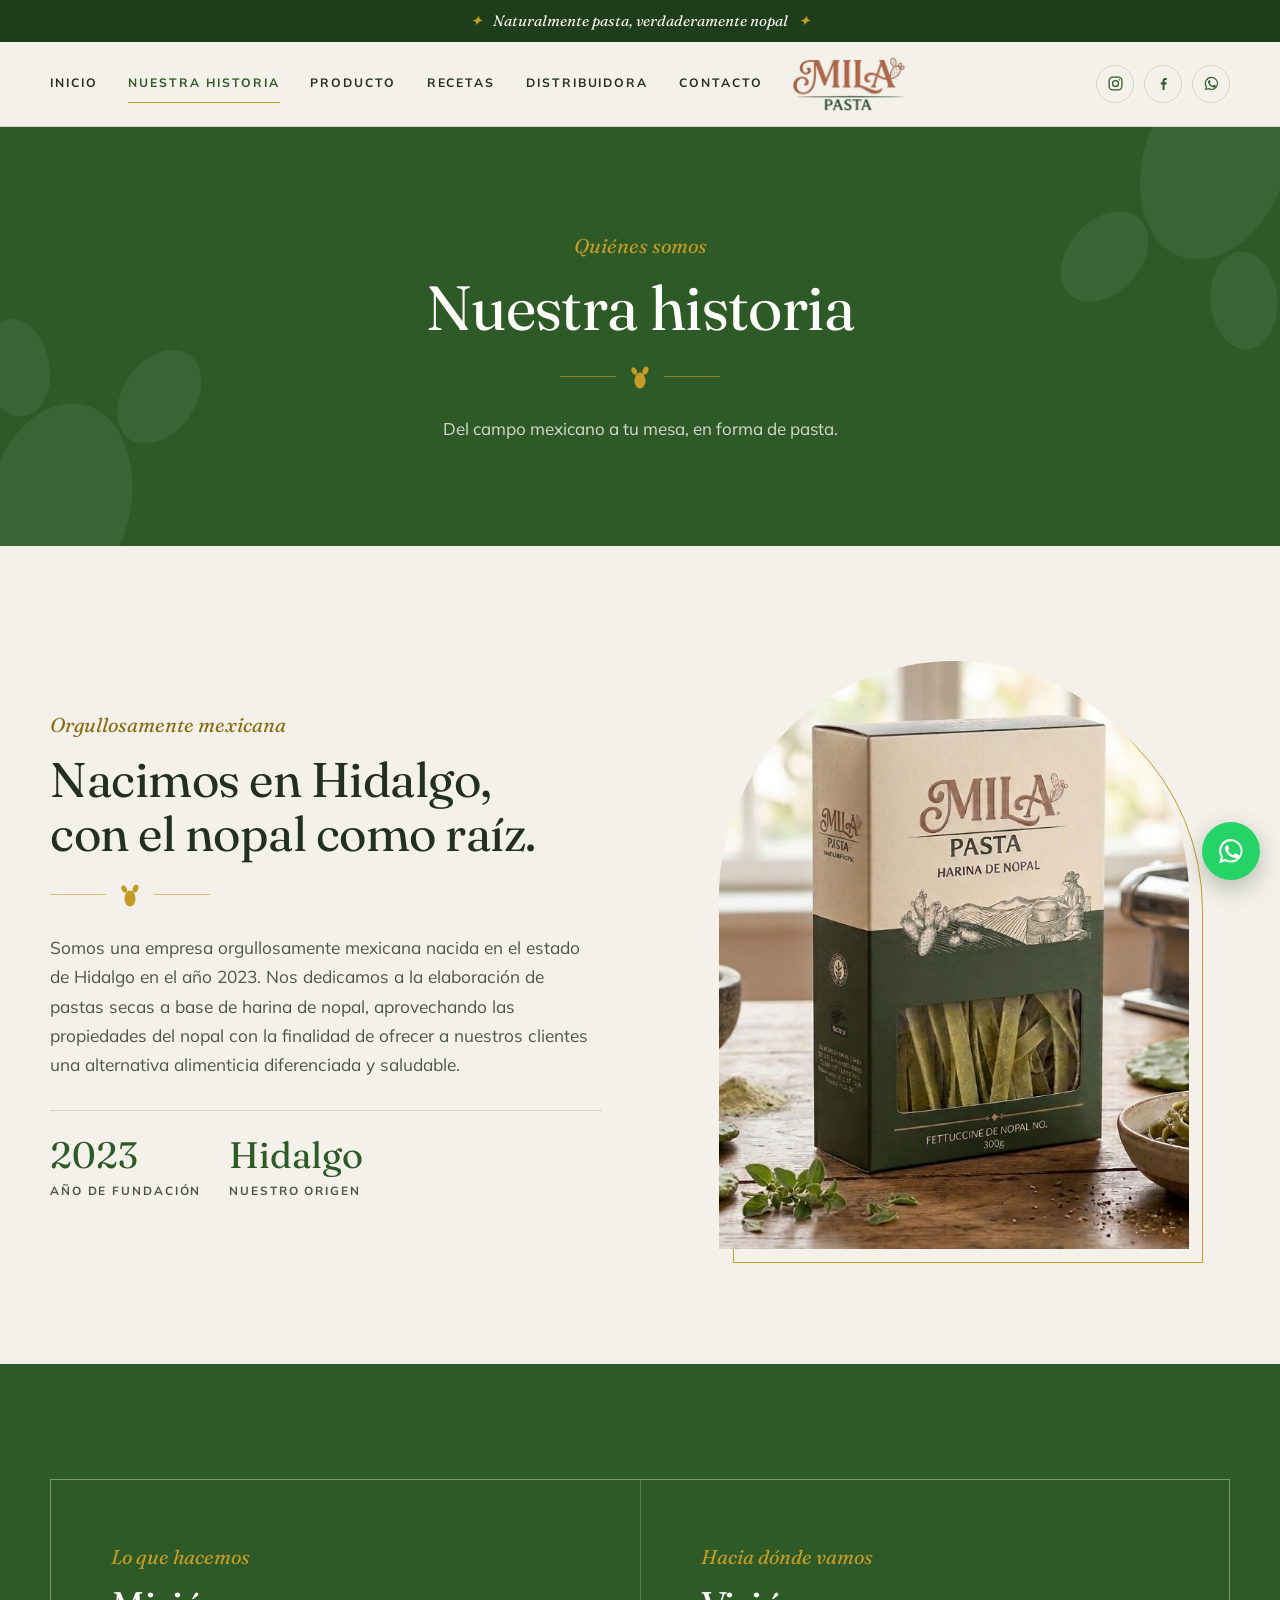
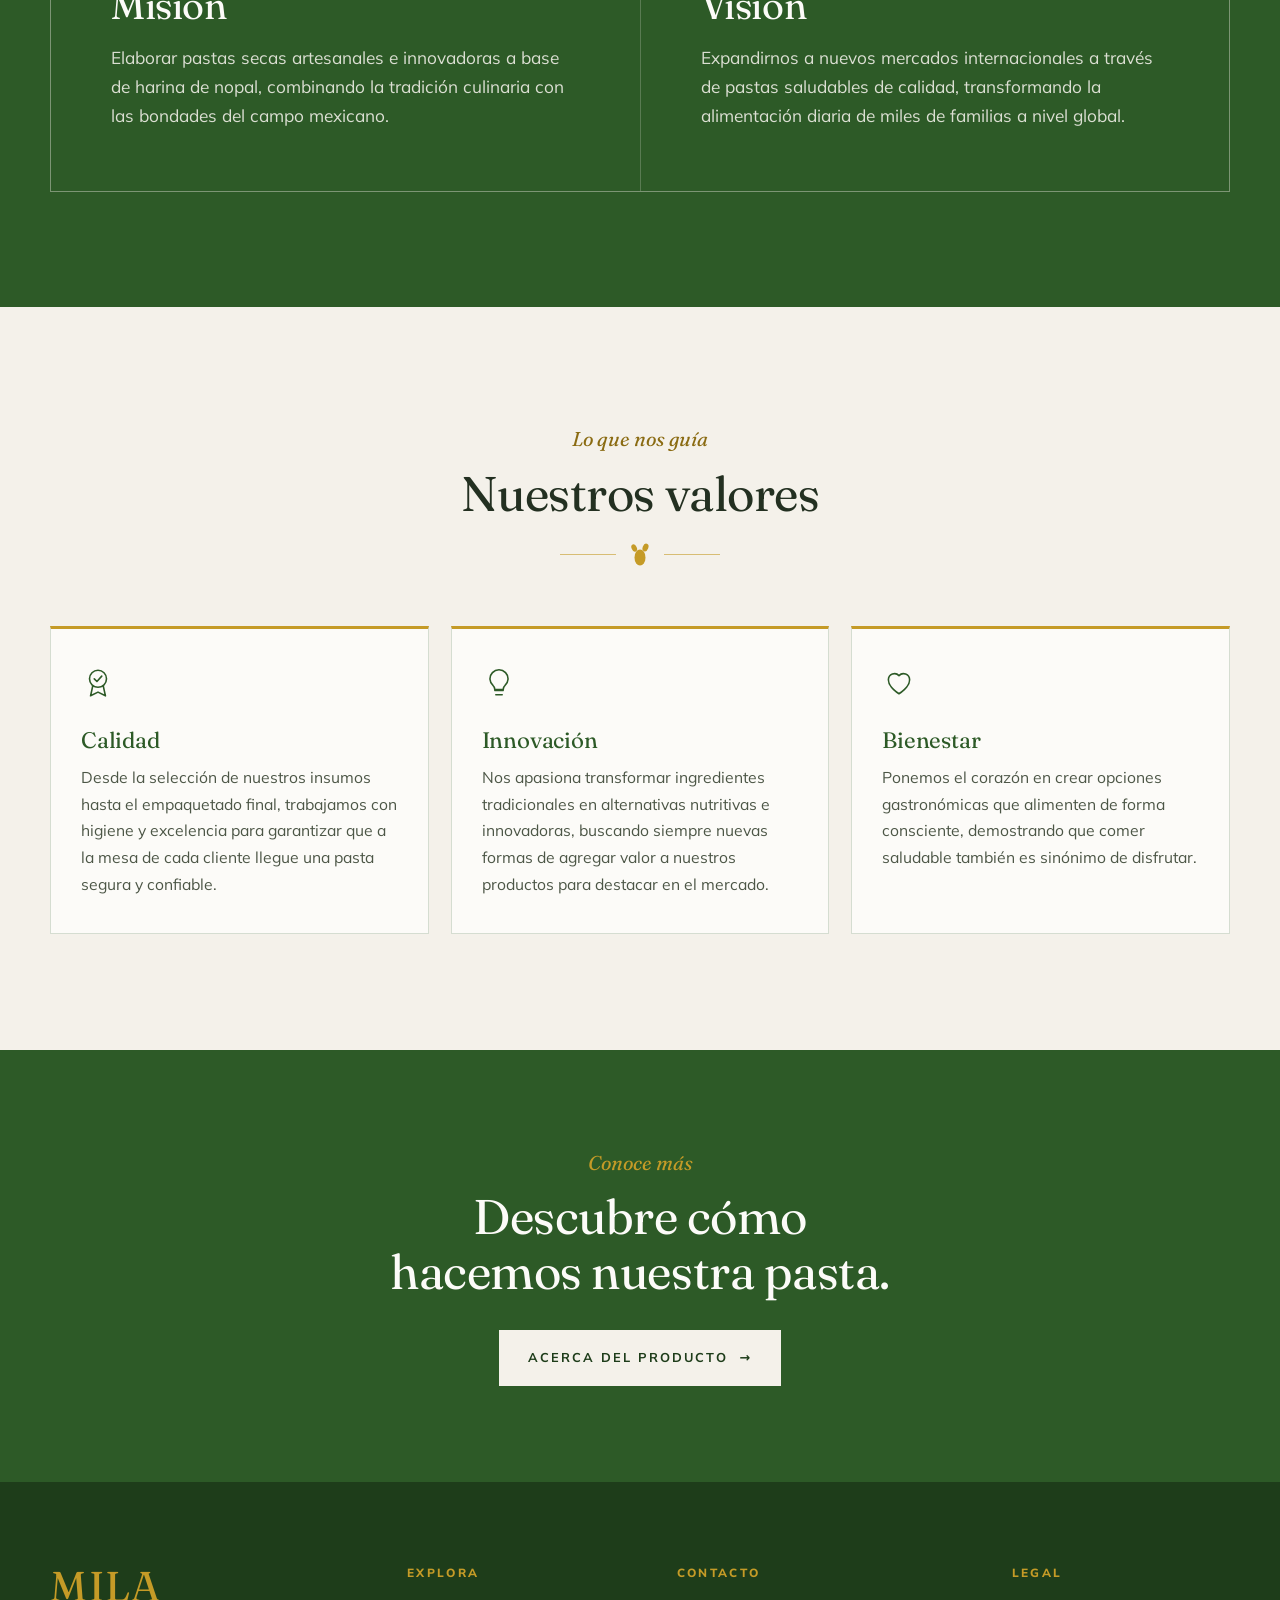
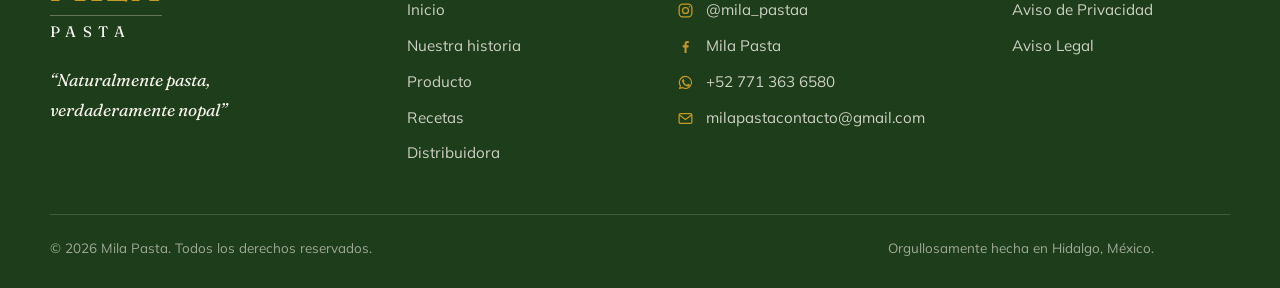
<file: historia.html>
<!DOCTYPE html>
<html lang="es-MX">
<head>
  <meta charset="utf-8">
  <meta name="viewport" content="width=device-width, initial-scale=1">
  <title>Nuestra historia | Mila Pasta</title>
  <meta name="description" content="Mila Pasta es una empresa orgullosamente mexicana nacida en Hidalgo en 2023, dedicada a la elaboración de pastas secas a base de harina de nopal.">
  <link rel="icon" href="data:image/svg+xml,%3Csvg xmlns='http://www.w3.org/2000/svg' viewBox='0 0 20 24'%3E%3Cg fill='%232D5A27'%3E%3Cellipse cx='10' cy='15.5' rx='5.5' ry='8'/%3E%3Cellipse cx='4.2' cy='6' rx='2.6' ry='3.8' transform='rotate(-25 4.2 6)'/%3E%3Cellipse cx='15.5' cy='5.5' rx='2.8' ry='4' transform='rotate(22 15.5 5.5)'/%3E%3C/g%3E%3C/svg%3E">
  <link rel="preconnect" href="https://fonts.googleapis.com">
  <link rel="preconnect" href="https://fonts.gstatic.com" crossorigin>
  <link href="https://fonts.googleapis.com/css2?family=Fraunces:ital,opsz,wght@0,9..144,300..600;1,9..144,300..600&family=Mulish:wght@400;600;700;800&display=swap" rel="stylesheet">
  <link rel="stylesheet" href="css/estilos.css">
</head>
<body data-pagina="historia">
  <script src="js/sitio.js"></script>

  <main>
    <section class="portada-interior">
      <svg class="franja__nopal franja__nopal--a" viewBox="0 0 20 24" fill="currentColor" aria-hidden="true"><ellipse cx="10" cy="15.5" rx="5.5" ry="8"/><ellipse cx="4.2" cy="6" rx="2.6" ry="3.8" transform="rotate(-25 4.2 6)"/><ellipse cx="15.5" cy="5.5" rx="2.8" ry="4" transform="rotate(22 15.5 5.500)"/></svg>
      <svg class="franja__nopal franja__nopal--b" viewBox="0 0 20 24" fill="currentColor" aria-hidden="true"><ellipse cx="10" cy="15.5" rx="5.5" ry="8"/><ellipse cx="4.2" cy="6" rx="2.6" ry="3.8" transform="rotate(-25 4.2 6)"/><ellipse cx="15.5" cy="5.5" rx="2.8" ry="4" transform="rotate(22 15.5 5.500)"/></svg>
      <div class="contenedor">
        <span class="sobretitulo">Quiénes somos</span>
        <h1>Nuestra historia</h1>
        <div class="adorno"><svg viewBox="0 0 20 24" fill="currentColor" aria-hidden="true"><ellipse cx="10" cy="15.5" rx="5.5" ry="8"/><ellipse cx="4.2" cy="6" rx="2.6" ry="3.8" transform="rotate(-25 4.2 6)"/><ellipse cx="15.5" cy="5.5" rx="2.8" ry="4" transform="rotate(22 15.5 5.500)"/></svg></div>
        <p>Del campo mexicano a tu mesa, en forma de pasta.</p>
      </div>
    </section>

    <!-- Descripción de la empresa -->
    <section class="seccion">
      <div class="contenedor duo duo--invertido">
        <div class="duo__foto aparece">
          <img src="img/hero.jpg" alt="Caja de Mila Pasta rodeada de pencas de nopal y harina de nopal" width="1333" height="800" loading="lazy">
        </div>
        <div class="aparece">
          <span class="sobretitulo">Orgullosamente mexicana</span>
          <h2>Nacimos en Hidalgo, con el nopal como raíz.</h2>
          <div class="adorno"><svg viewBox="0 0 20 24" fill="currentColor" aria-hidden="true"><ellipse cx="10" cy="15.5" rx="5.5" ry="8"/><ellipse cx="4.2" cy="6" rx="2.6" ry="3.8" transform="rotate(-25 4.2 6)"/><ellipse cx="15.5" cy="5.5" rx="2.8" ry="4" transform="rotate(22 15.5 5.500)"/></svg></div>
          <p class="entrada">Somos una empresa orgullosamente mexicana nacida en el estado de Hidalgo en el año 2023. Nos dedicamos a la elaboración de pastas secas a base de harina de nopal, aprovechando las propiedades del nopal con la finalidad de ofrecer a nuestros clientes una alternativa alimenticia diferenciada y saludable.</p>
          <div class="dato-grande">
            <div><strong>2023</strong><span>Año de fundación</span></div>
            <div><strong>Hidalgo</strong><span>Nuestro origen</span></div>
          </div>
        </div>
      </div>
    </section>

    <!-- Misión y visión -->
    <section class="seccion seccion--verde">
      <div class="contenedor">
        <div class="mv aparece">
          <article>
            <span class="sobretitulo">Lo que hacemos</span>
            <h2>Misión</h2>
            <p>Elaborar pastas secas artesanales e innovadoras a base de harina de nopal, combinando la tradición culinaria con las bondades del campo mexicano.</p>
          </article>
          <article>
            <span class="sobretitulo">Hacia dónde vamos</span>
            <h2>Visión</h2>
            <p>Expandirnos a nuevos mercados internacionales a través de pastas saludables de calidad, transformando la alimentación diaria de miles de familias a nivel global.</p>
          </article>
        </div>
      </div>
    </section>

    <!-- Valores -->
    <section class="seccion">
      <div class="contenedor">
        <div class="cabecera-seccion centrado aparece">
          <span class="sobretitulo">Lo que nos guía</span>
          <h2>Nuestros valores</h2>
          <div class="adorno"><svg viewBox="0 0 20 24" fill="currentColor" aria-hidden="true"><ellipse cx="10" cy="15.5" rx="5.5" ry="8"/><ellipse cx="4.2" cy="6" rx="2.6" ry="3.8" transform="rotate(-25 4.2 6)"/><ellipse cx="15.5" cy="5.5" rx="2.8" ry="4" transform="rotate(22 15.5 5.500)"/></svg></div>
        </div>
        <div class="valores">
          <article class="valor aparece">
            <svg viewBox="0 0 32 32" fill="none" stroke="currentColor" stroke-width="1.500" stroke-linecap="round" stroke-linejoin="round" aria-hidden="true"><circle cx="16" cy="13" r="8"/><path d="m12.500 13 2.500 2.500 4.500-5M11 20l-2 9 7-3.500 7 3.500-2-9"/></svg>
            <h3>Calidad</h3>
            <p>Desde la selección de nuestros insumos hasta el empaquetado final, trabajamos con higiene y excelencia para garantizar que a la mesa de cada cliente llegue una pasta segura y confiable.</p>
          </article>
          <article class="valor aparece">
            <svg viewBox="0 0 32 32" fill="none" stroke="currentColor" stroke-width="1.500" stroke-linecap="round" stroke-linejoin="round" aria-hidden="true"><path d="M12 24h8M13 28h6M10.500 19.500a8.500 8.500 0 1 1 11 0c-1 1-1.500 2-1.500 3.500h-8c0-1.500-.500-2.500-1.500-3.500z"/></svg>
            <h3>Innovación</h3>
            <p>Nos apasiona transformar ingredientes tradicionales en alternativas nutritivas e innovadoras, buscando siempre nuevas formas de agregar valor a nuestros productos para destacar en el mercado.</p>
          </article>
          <article class="valor aparece">
            <svg viewBox="0 0 32 32" fill="none" stroke="currentColor" stroke-width="1.500" stroke-linecap="round" stroke-linejoin="round" aria-hidden="true"><path d="M16 27s-10-5.800-10-13.200A5.800 5.800 0 0 1 16 10a5.800 5.800 0 0 1 10 3.800C26 21.200 16 27 16 27z"/></svg>
            <h3>Bienestar</h3>
            <p>Ponemos el corazón en crear opciones gastronómicas que alimenten de forma consciente, demostrando que comer saludable también es sinónimo de disfrutar.</p>
          </article>
        </div>
      </div>
    </section>

    <section class="franja">
      <div class="contenedor aparece">
        <span class="sobretitulo">Conoce más</span>
        <h2>Descubre cómo hacemos nuestra pasta.</h2>
        <div class="botones">
          <a class="boton boton--crema" href="producto.html">Acerca del producto <span class="flecha">→</span></a>
        </div>
      </div>
    </section>
  </main>
</body>
</html>
</file>
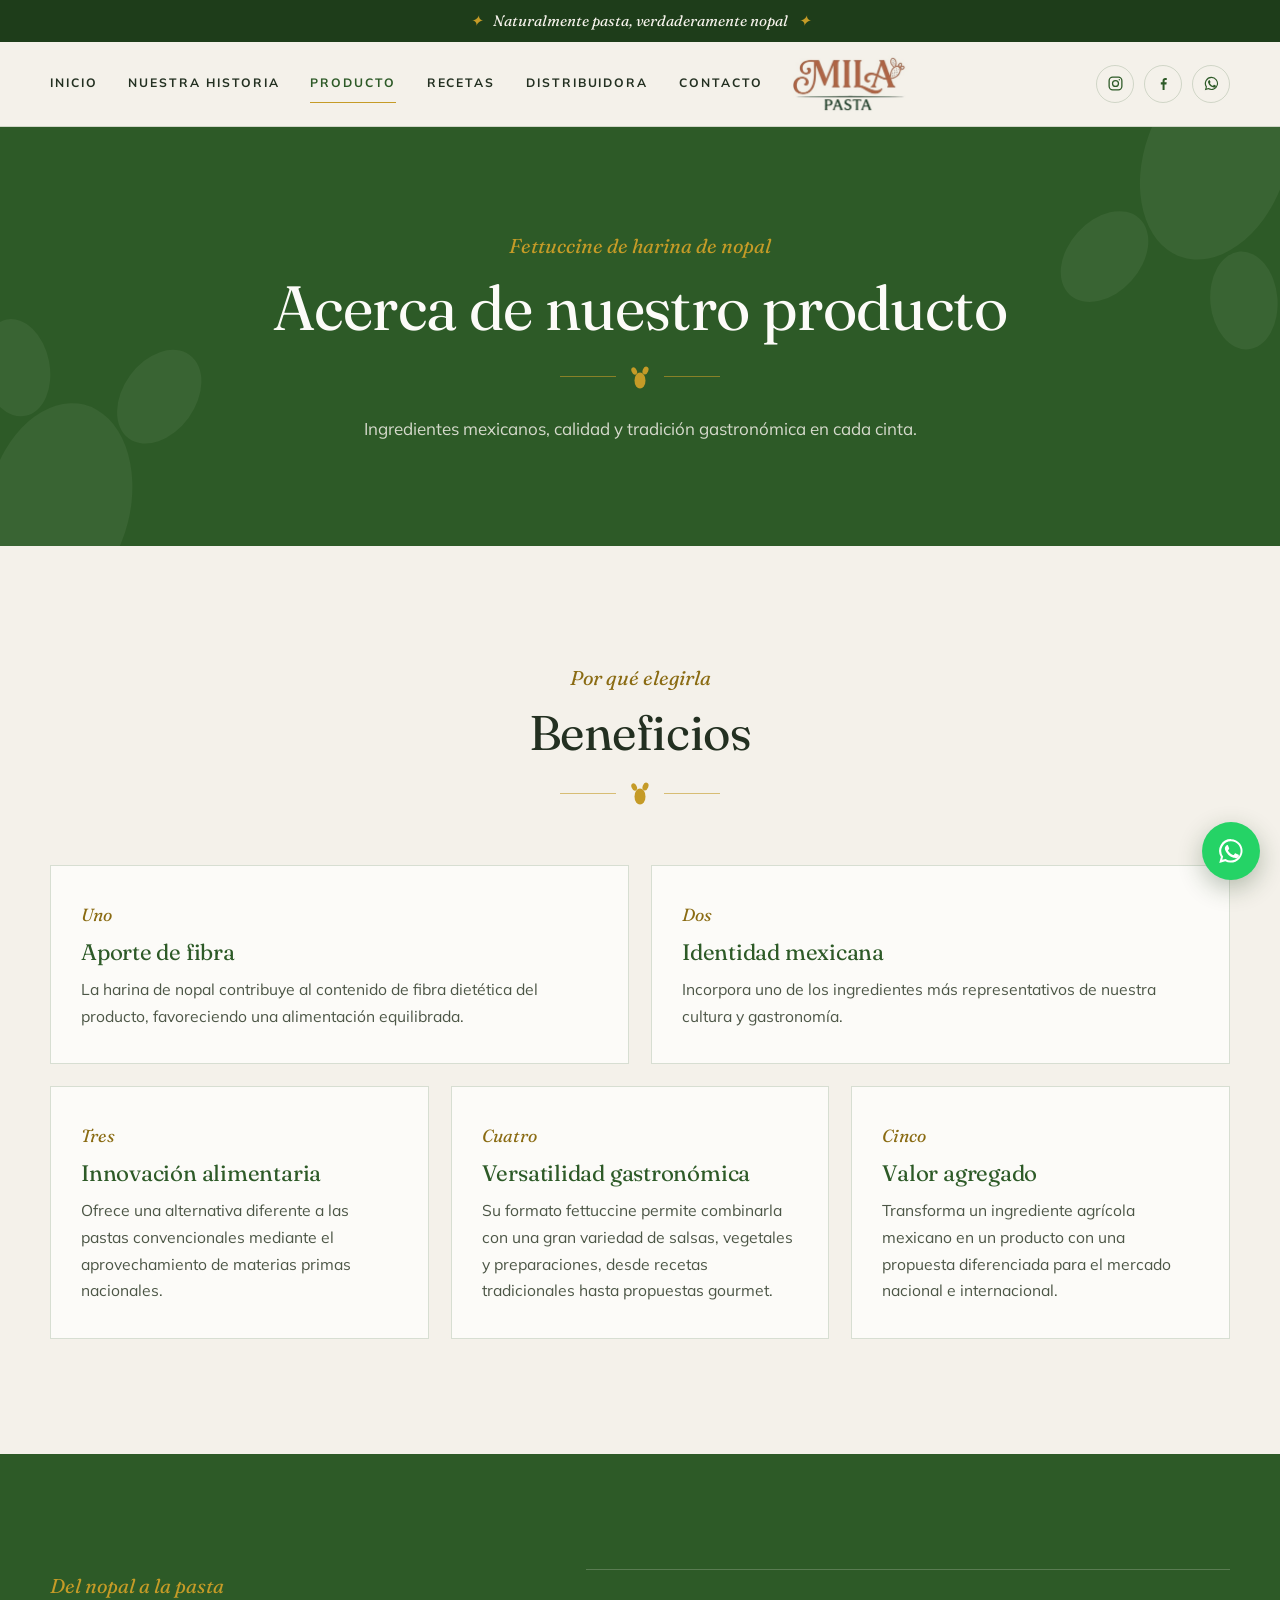
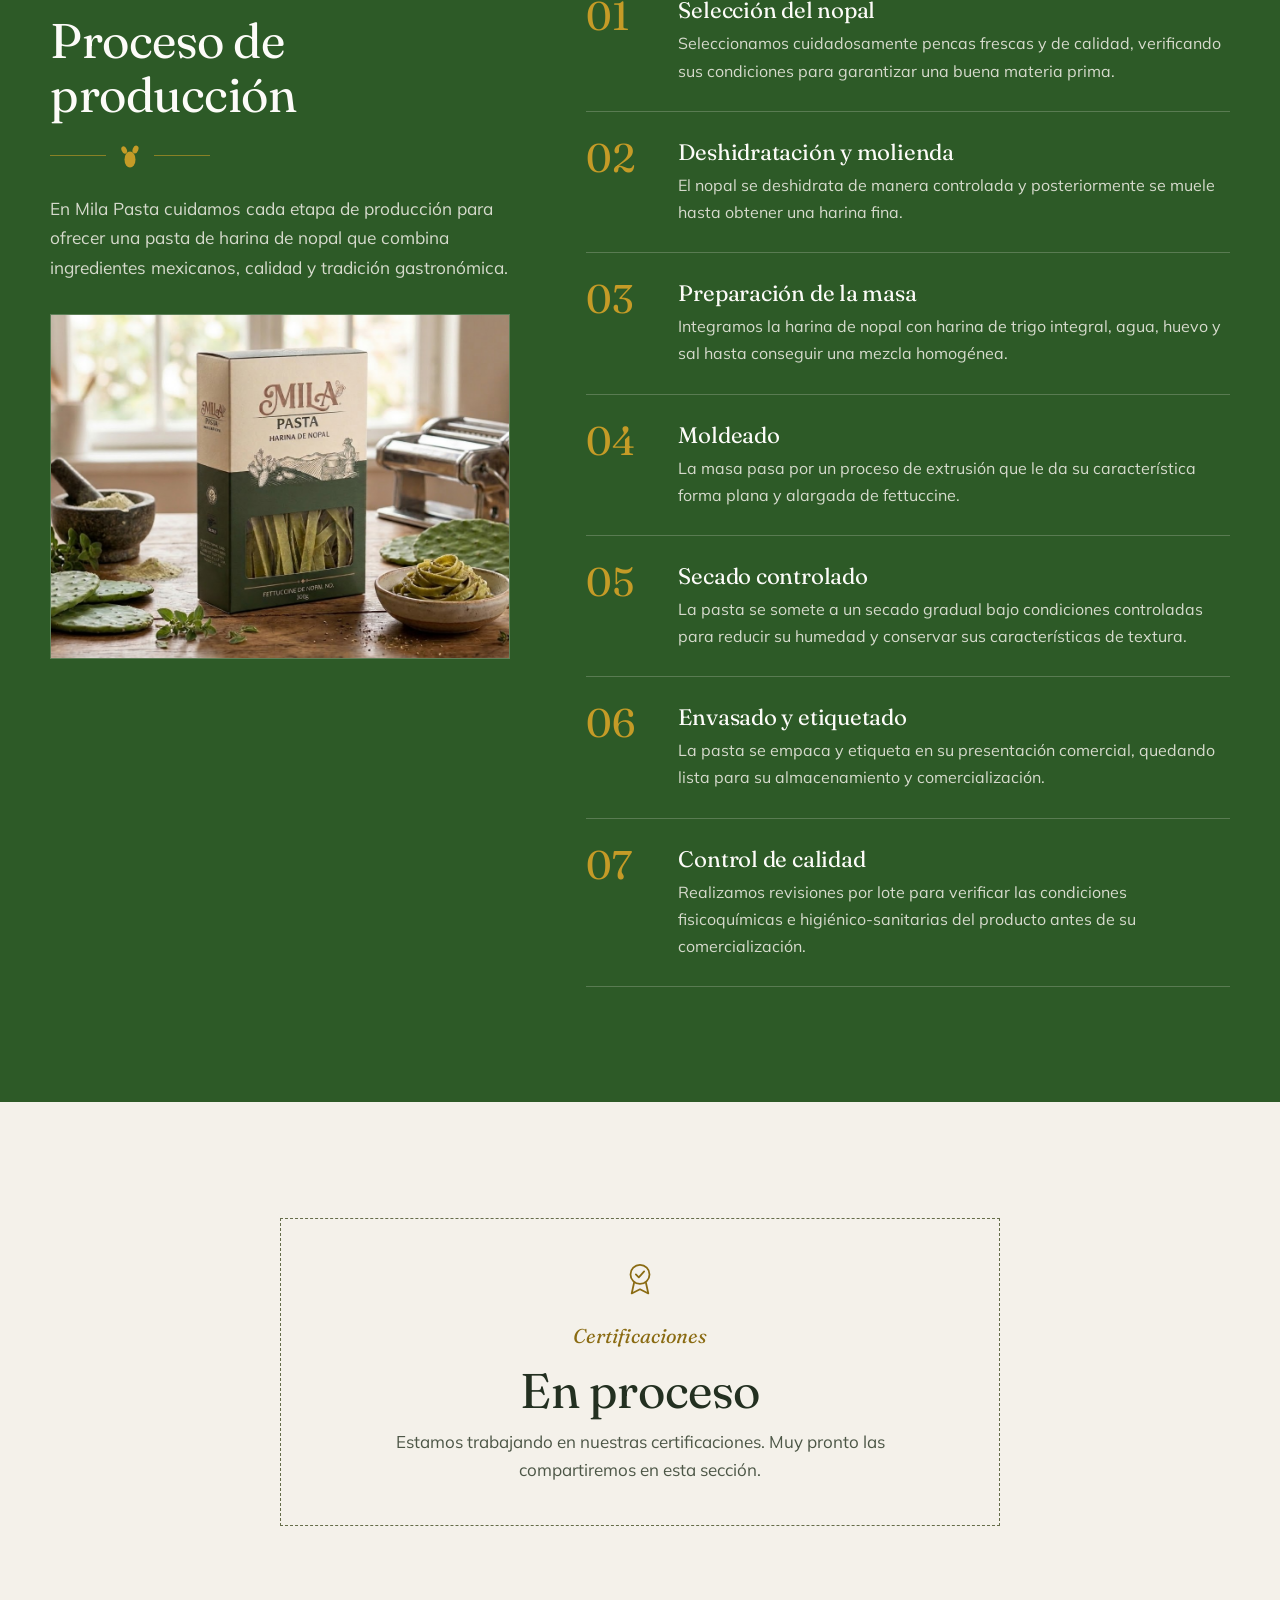
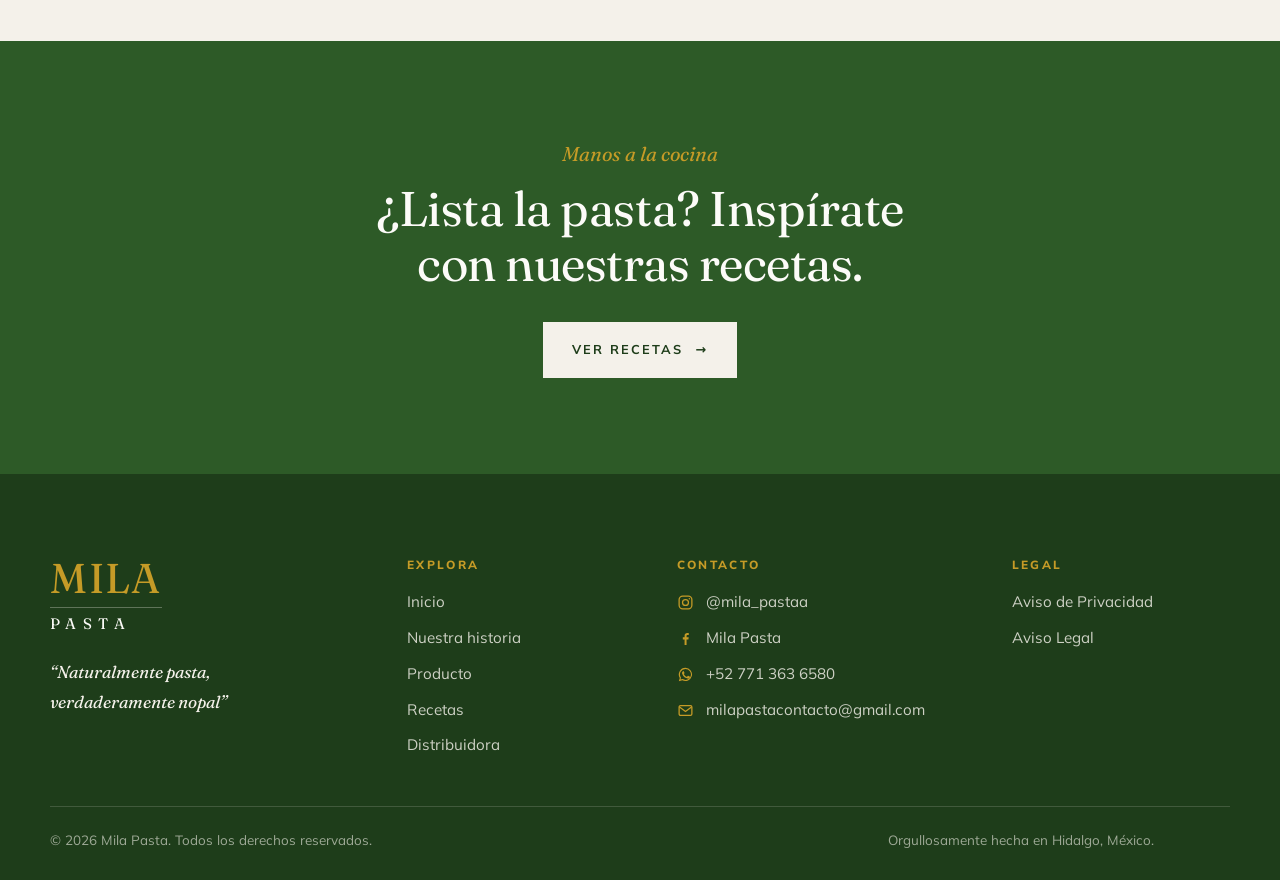
<file: producto.html>
<!DOCTYPE html>
<html lang="es-MX">
<head>
  <meta charset="utf-8">
  <meta name="viewport" content="width=device-width, initial-scale=1">
  <title>Acerca de nuestro producto | Mila Pasta</title>
  <meta name="description" content="Beneficios y proceso de producción del fettuccine de harina de nopal de Mila Pasta: de la selección del nopal al control de calidad.">
  <link rel="icon" href="data:image/svg+xml,%3Csvg xmlns='http://www.w3.org/2000/svg' viewBox='0 0 20 24'%3E%3Cg fill='%232D5A27'%3E%3Cellipse cx='10' cy='15.5' rx='5.5' ry='8'/%3E%3Cellipse cx='4.2' cy='6' rx='2.6' ry='3.8' transform='rotate(-25 4.2 6)'/%3E%3Cellipse cx='15.5' cy='5.5' rx='2.8' ry='4' transform='rotate(22 15.5 5.5)'/%3E%3C/g%3E%3C/svg%3E">
  <link rel="preconnect" href="https://fonts.googleapis.com">
  <link rel="preconnect" href="https://fonts.gstatic.com" crossorigin>
  <link href="https://fonts.googleapis.com/css2?family=Fraunces:ital,opsz,wght@0,9..144,300..600;1,9..144,300..600&family=Mulish:wght@400;600;700;800&display=swap" rel="stylesheet">
  <link rel="stylesheet" href="css/estilos.css">
</head>
<body data-pagina="producto">
  <script src="js/sitio.js"></script>

  <main>
    <section class="portada-interior">
      <svg class="franja__nopal franja__nopal--a" viewBox="0 0 20 24" fill="currentColor" aria-hidden="true"><ellipse cx="10" cy="15.5" rx="5.5" ry="8"/><ellipse cx="4.2" cy="6" rx="2.6" ry="3.8" transform="rotate(-25 4.2 6)"/><ellipse cx="15.5" cy="5.5" rx="2.8" ry="4" transform="rotate(22 15.5 5.500)"/></svg>
      <svg class="franja__nopal franja__nopal--b" viewBox="0 0 20 24" fill="currentColor" aria-hidden="true"><ellipse cx="10" cy="15.5" rx="5.5" ry="8"/><ellipse cx="4.2" cy="6" rx="2.6" ry="3.8" transform="rotate(-25 4.2 6)"/><ellipse cx="15.5" cy="5.5" rx="2.8" ry="4" transform="rotate(22 15.5 5.500)"/></svg>
      <div class="contenedor">
        <span class="sobretitulo">Fettuccine de harina de nopal</span>
        <h1>Acerca de nuestro producto</h1>
        <div class="adorno"><svg viewBox="0 0 20 24" fill="currentColor" aria-hidden="true"><ellipse cx="10" cy="15.5" rx="5.5" ry="8"/><ellipse cx="4.2" cy="6" rx="2.6" ry="3.8" transform="rotate(-25 4.2 6)"/><ellipse cx="15.5" cy="5.5" rx="2.8" ry="4" transform="rotate(22 15.5 5.500)"/></svg></div>
        <p>Ingredientes mexicanos, calidad y tradición gastronómica en cada cinta.</p>
      </div>
    </section>

    <!-- Beneficios -->
    <section class="seccion" id="beneficios">
      <div class="contenedor">
        <div class="cabecera-seccion centrado aparece">
          <span class="sobretitulo">Por qué elegirla</span>
          <h2>Beneficios</h2>
          <div class="adorno"><svg viewBox="0 0 20 24" fill="currentColor" aria-hidden="true"><ellipse cx="10" cy="15.5" rx="5.5" ry="8"/><ellipse cx="4.2" cy="6" rx="2.6" ry="3.8" transform="rotate(-25 4.2 6)"/><ellipse cx="15.5" cy="5.5" rx="2.8" ry="4" transform="rotate(22 15.5 5.500)"/></svg></div>
        </div>
        <ul class="beneficios">
          <li class="beneficio aparece">
            <span class="beneficio__num">Uno</span>
            <h3>Aporte de fibra</h3>
            <p>La harina de nopal contribuye al contenido de fibra dietética del producto, favoreciendo una alimentación equilibrada.</p>
          </li>
          <li class="beneficio aparece">
            <span class="beneficio__num">Dos</span>
            <h3>Identidad mexicana</h3>
            <p>Incorpora uno de los ingredientes más representativos de nuestra cultura y gastronomía.</p>
          </li>
          <li class="beneficio aparece">
            <span class="beneficio__num">Tres</span>
            <h3>Innovación alimentaria</h3>
            <p>Ofrece una alternativa diferente a las pastas convencionales mediante el aprovechamiento de materias primas nacionales.</p>
          </li>
          <li class="beneficio aparece">
            <span class="beneficio__num">Cuatro</span>
            <h3>Versatilidad gastronómica</h3>
            <p>Su formato fettuccine permite combinarla con una gran variedad de salsas, vegetales y preparaciones, desde recetas tradicionales hasta propuestas gourmet.</p>
          </li>
          <li class="beneficio aparece">
            <span class="beneficio__num">Cinco</span>
            <h3>Valor agregado</h3>
            <p>Transforma un ingrediente agrícola mexicano en un producto con una propuesta diferenciada para el mercado nacional e internacional.</p>
          </li>
        </ul>
      </div>
    </section>

    <!-- Proceso de producción -->
    <section class="seccion seccion--verde" id="proceso">
      <div class="contenedor proceso">
        <div class="proceso__intro aparece">
          <span class="sobretitulo">Del nopal a la pasta</span>
          <h2>Proceso de producción</h2>
          <div class="adorno"><svg viewBox="0 0 20 24" fill="currentColor" aria-hidden="true"><ellipse cx="10" cy="15.5" rx="5.5" ry="8"/><ellipse cx="4.2" cy="6" rx="2.6" ry="3.8" transform="rotate(-25 4.2 6)"/><ellipse cx="15.5" cy="5.5" rx="2.8" ry="4" transform="rotate(22 15.5 5.500)"/></svg></div>
          <p class="entrada">En Mila Pasta cuidamos cada etapa de producción para ofrecer una pasta de harina de nopal que combina ingredientes mexicanos, calidad y tradición gastronómica.</p>
          <img src="img/hero.jpg" alt="Caja de Mila Pasta junto a pencas de nopal, harina de nopal y una máquina para pasta" width="1333" height="800" loading="lazy">
        </div>
        <ol class="pasos">
          <li class="paso aparece">
            <span class="paso__num" aria-hidden="true">01</span>
            <div><h3>Selección del nopal</h3><p>Seleccionamos cuidadosamente pencas frescas y de calidad, verificando sus condiciones para garantizar una buena materia prima.</p></div>
          </li>
          <li class="paso aparece">
            <span class="paso__num" aria-hidden="true">02</span>
            <div><h3>Deshidratación y molienda</h3><p>El nopal se deshidrata de manera controlada y posteriormente se muele hasta obtener una harina fina.</p></div>
          </li>
          <li class="paso aparece">
            <span class="paso__num" aria-hidden="true">03</span>
            <div><h3>Preparación de la masa</h3><p>Integramos la harina de nopal con harina de trigo integral, agua, huevo y sal hasta conseguir una mezcla homogénea.</p></div>
          </li>
          <li class="paso aparece">
            <span class="paso__num" aria-hidden="true">04</span>
            <div><h3>Moldeado</h3><p>La masa pasa por un proceso de extrusión que le da su característica forma plana y alargada de fettuccine.</p></div>
          </li>
          <li class="paso aparece">
            <span class="paso__num" aria-hidden="true">05</span>
            <div><h3>Secado controlado</h3><p>La pasta se somete a un secado gradual bajo condiciones controladas para reducir su humedad y conservar sus características de textura.</p></div>
          </li>
          <li class="paso aparece">
            <span class="paso__num" aria-hidden="true">06</span>
            <div><h3>Envasado y etiquetado</h3><p>La pasta se empaca y etiqueta en su presentación comercial, quedando lista para su almacenamiento y comercialización.</p></div>
          </li>
          <li class="paso aparece">
            <span class="paso__num" aria-hidden="true">07</span>
            <div><h3>Control de calidad</h3><p>Realizamos revisiones por lote para verificar las condiciones fisicoquímicas e higiénico-sanitarias del producto antes de su comercialización.</p></div>
          </li>
        </ol>
      </div>
    </section>

    <!-- Certificaciones (pendientes) -->
    <section class="seccion" id="certificaciones">
      <div class="contenedor">
        <div class="aviso aparece">
          <svg viewBox="0 0 32 32" fill="none" stroke="currentColor" stroke-width="1.500" stroke-linecap="round" stroke-linejoin="round" aria-hidden="true"><circle cx="16" cy="13" r="8"/><path d="m12.500 13 2.500 2.500 4.500-5M11 20l-2 9 7-3.500 7 3.500-2-9"/></svg>
          <span class="sobretitulo">Certificaciones</span>
          <h2>En proceso</h2>
          <p>Estamos trabajando en nuestras certificaciones. Muy pronto las compartiremos en esta sección.</p>
          <!-- PENDIENTE: reemplazar este aviso por los logotipos de las certificaciones -->
        </div>
      </div>
    </section>

    <section class="franja">
      <div class="contenedor aparece">
        <span class="sobretitulo">Manos a la cocina</span>
        <h2>¿Lista la pasta? Inspírate con nuestras recetas.</h2>
        <div class="botones">
          <a class="boton boton--crema" href="recetas.html">Ver recetas <span class="flecha">→</span></a>
        </div>
      </div>
    </section>
  </main>
</body>
</html>
</file>
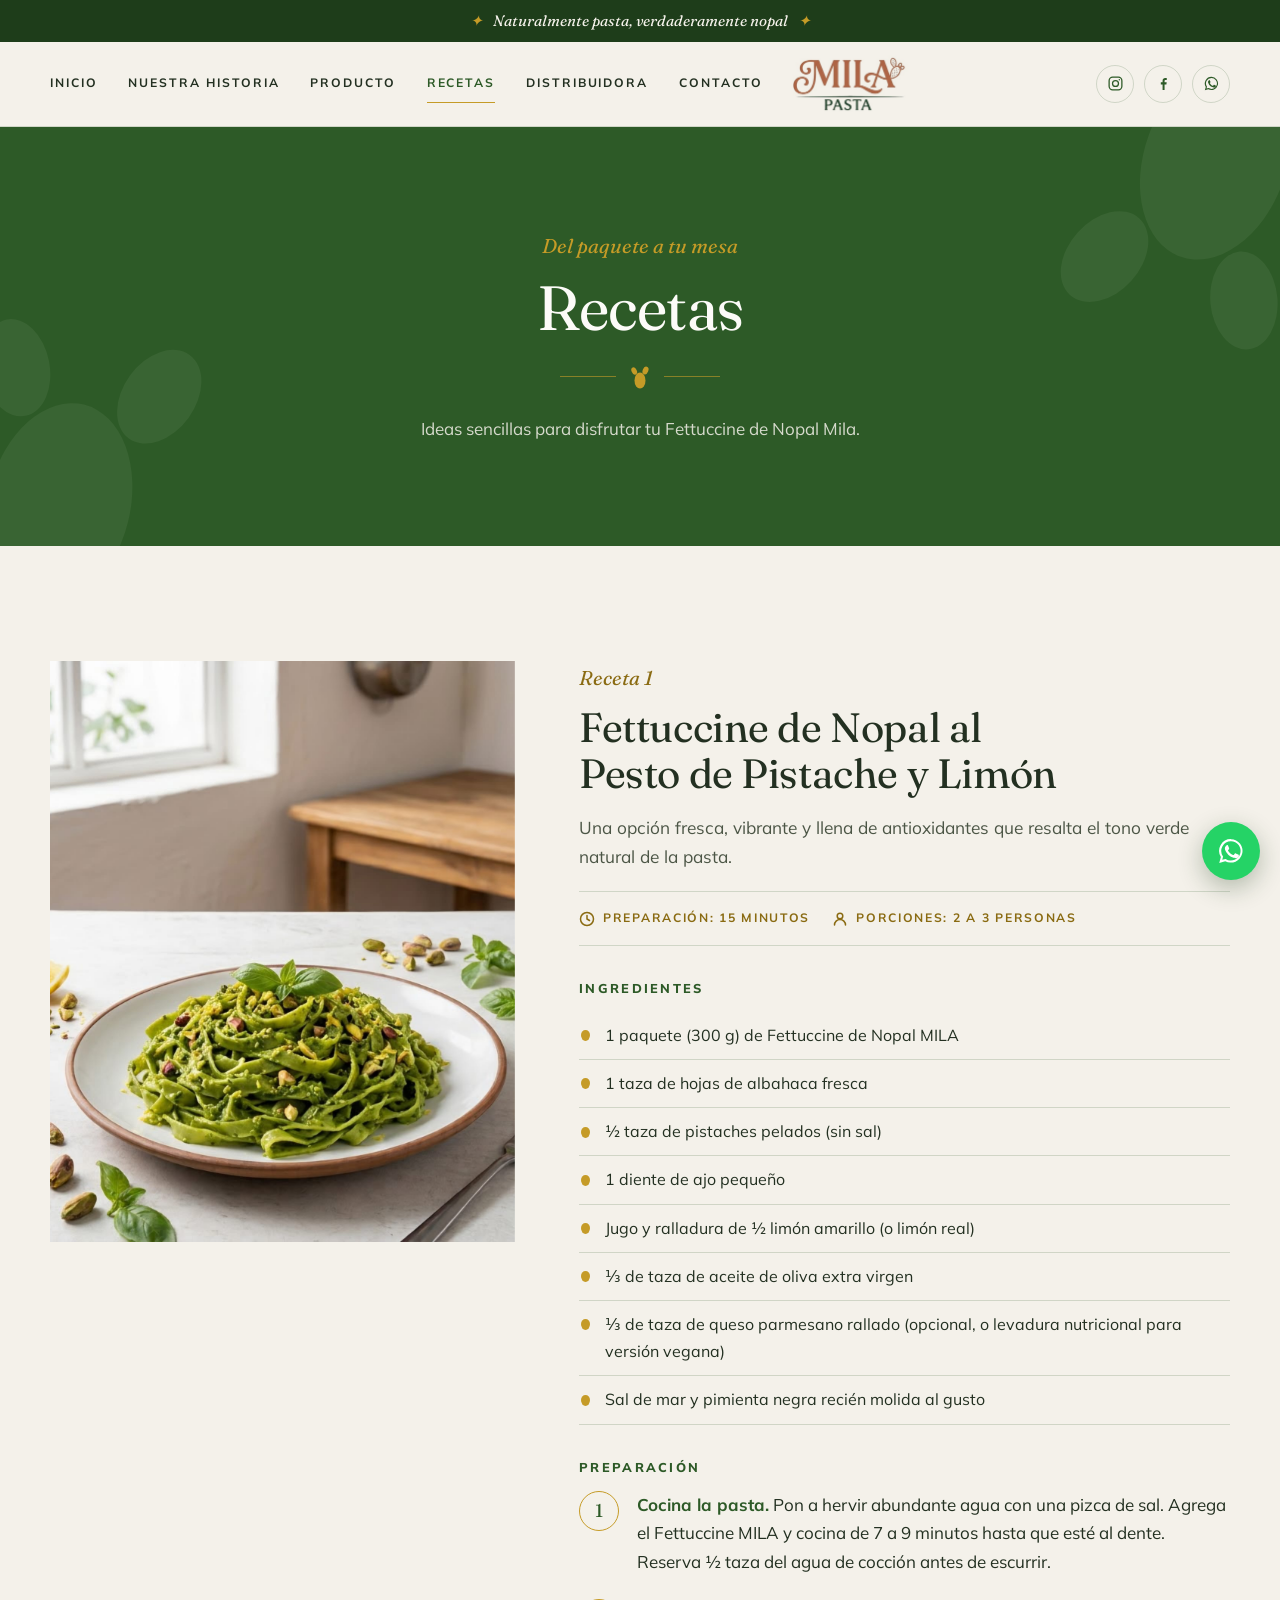
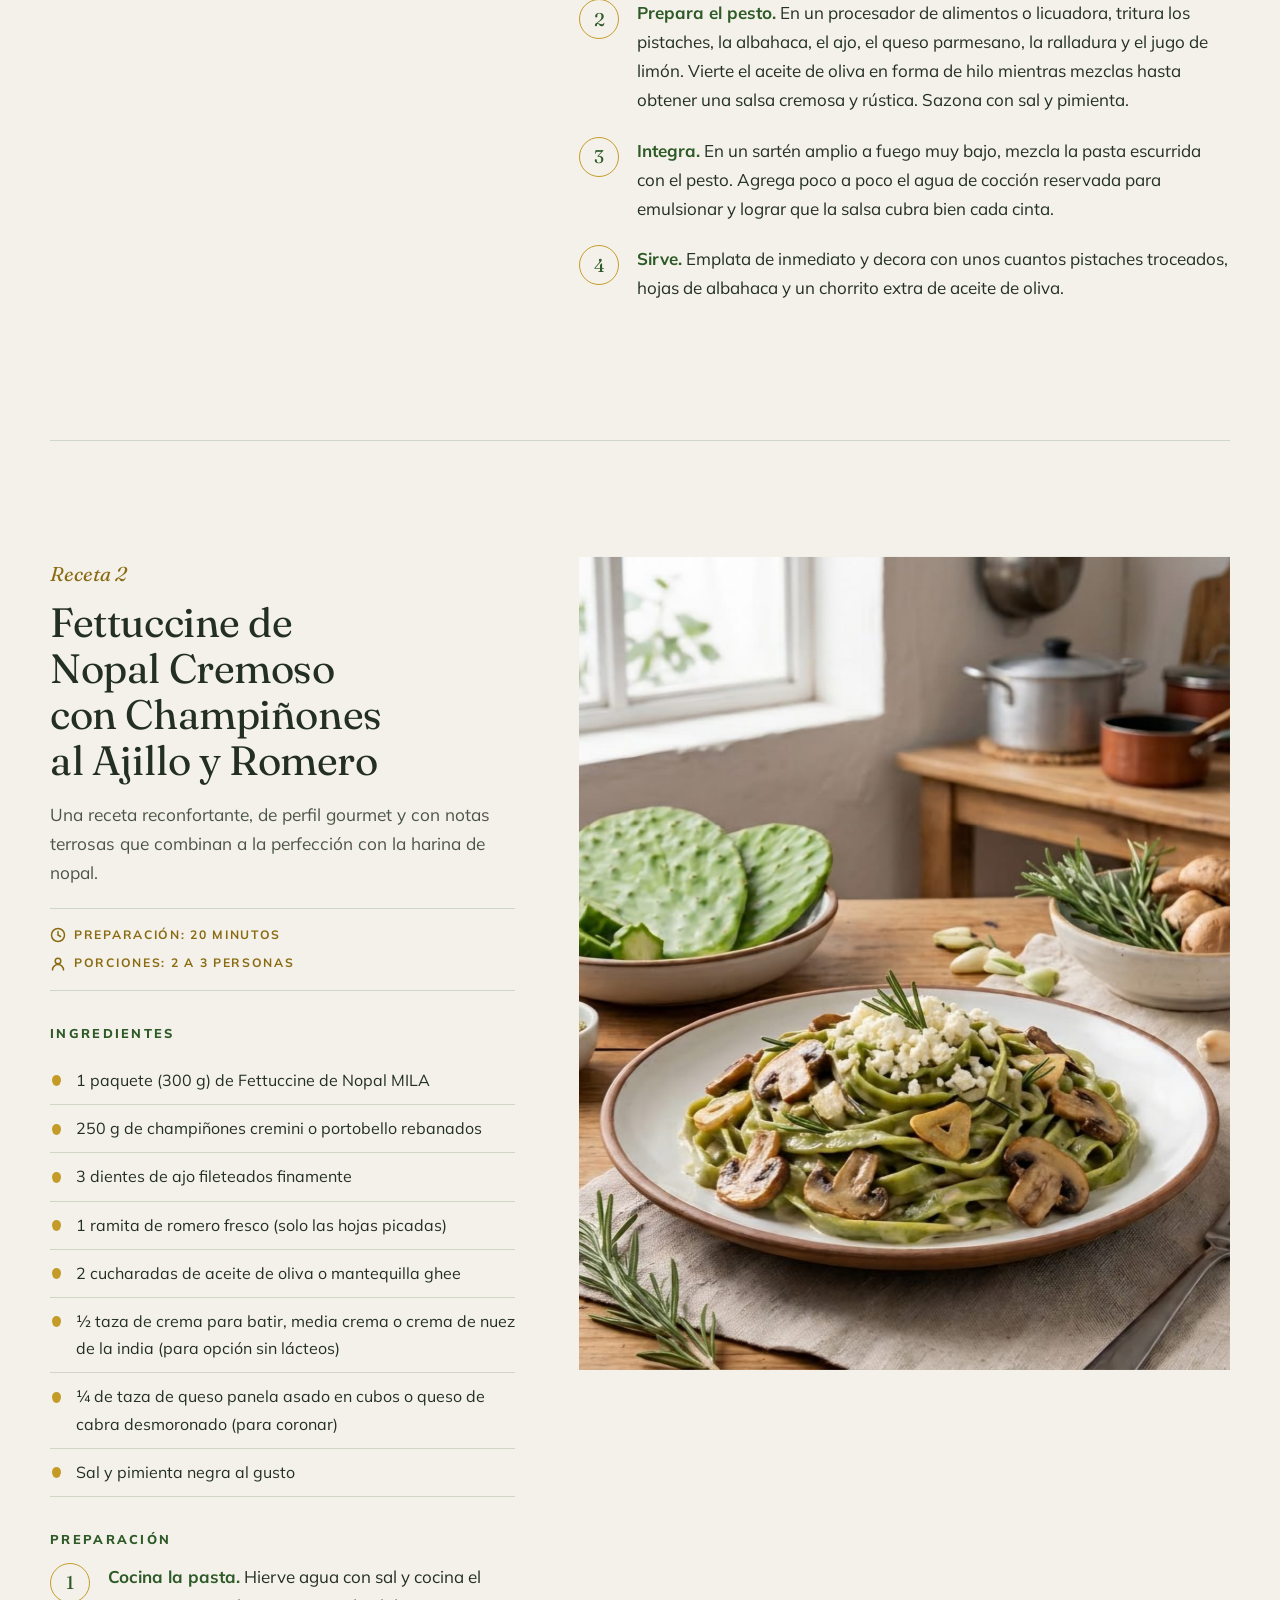
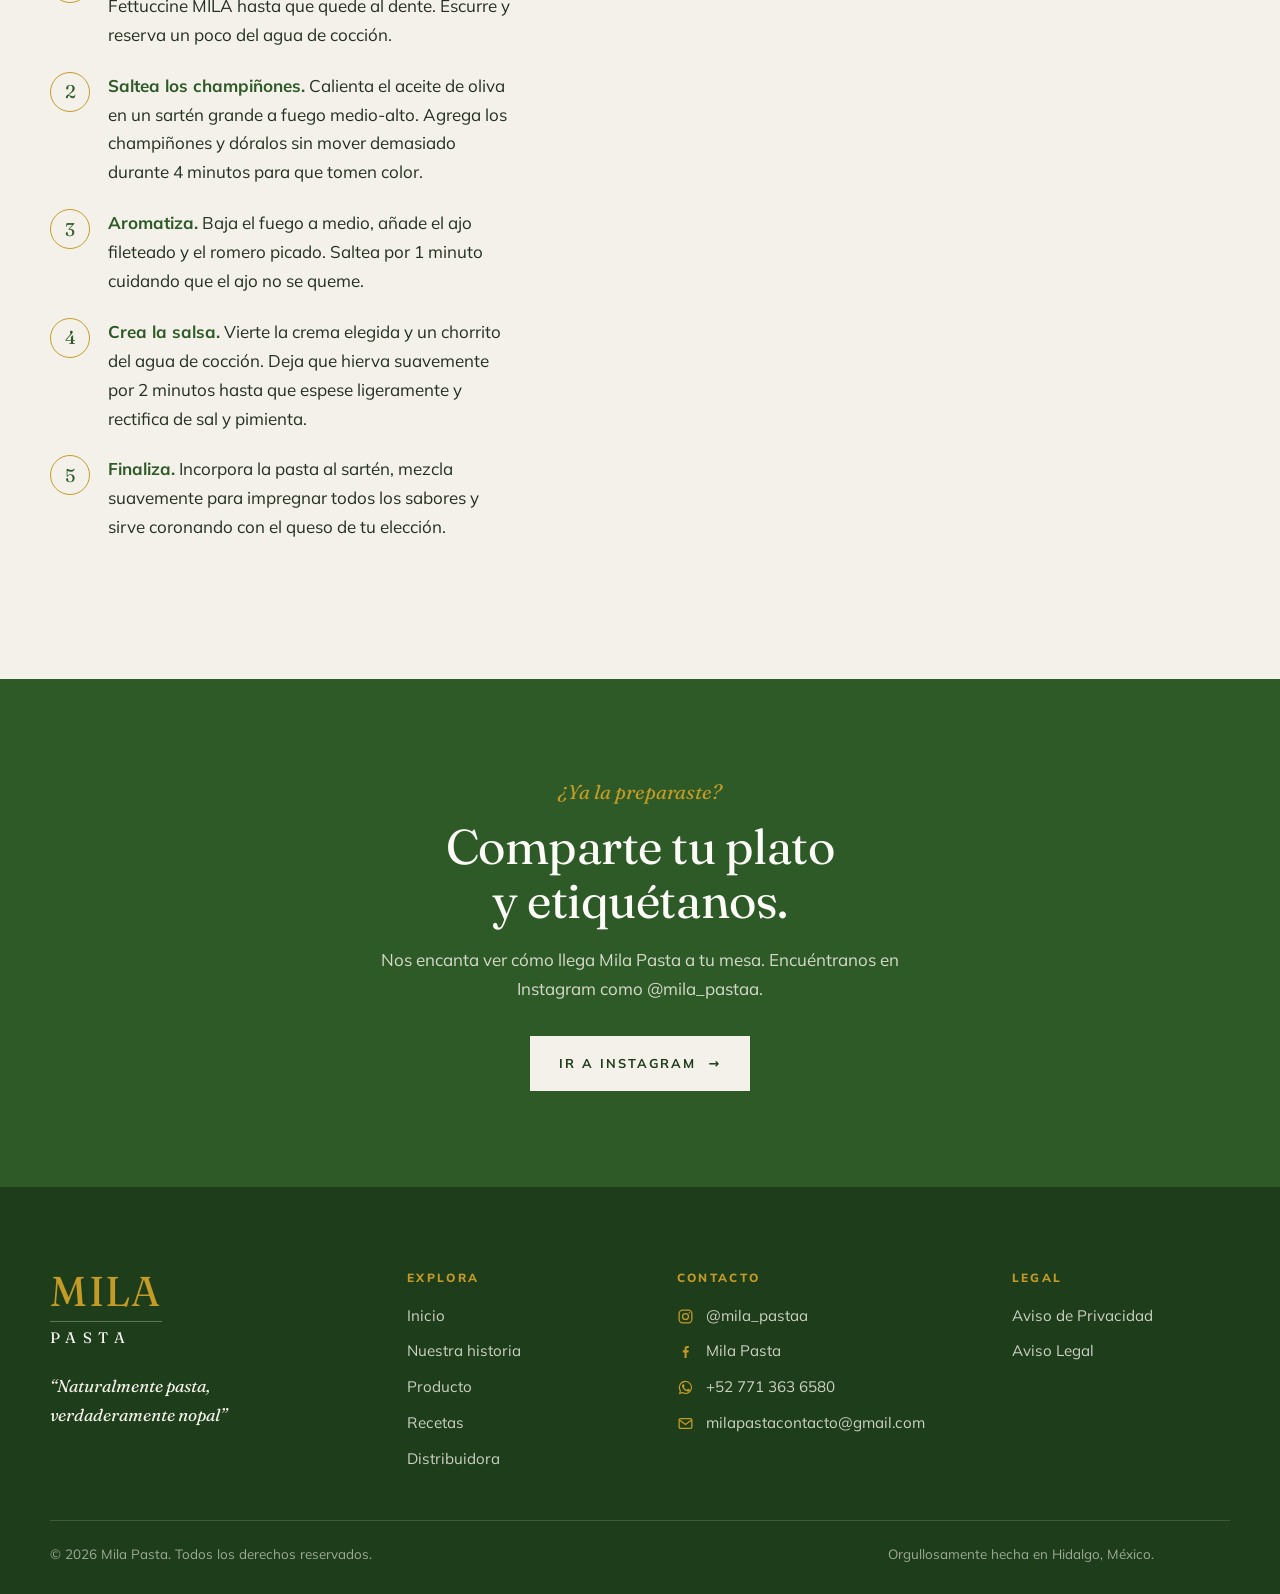
<file: recetas.html>
<!DOCTYPE html>
<html lang="es-MX">
<head>
  <meta charset="utf-8">
  <meta name="viewport" content="width=device-width, initial-scale=1">
  <title>Recetas | Mila Pasta</title>
  <meta name="description" content="Recetas con Fettuccine de Nopal Mila: al pesto de pistache y limón, y cremoso con champiñones al ajillo y romero.">
  <link rel="icon" href="data:image/svg+xml,%3Csvg xmlns='http://www.w3.org/2000/svg' viewBox='0 0 20 24'%3E%3Cg fill='%232D5A27'%3E%3Cellipse cx='10' cy='15.5' rx='5.5' ry='8'/%3E%3Cellipse cx='4.2' cy='6' rx='2.6' ry='3.8' transform='rotate(-25 4.2 6)'/%3E%3Cellipse cx='15.5' cy='5.5' rx='2.8' ry='4' transform='rotate(22 15.5 5.5)'/%3E%3C/g%3E%3C/svg%3E">
  <link rel="preconnect" href="https://fonts.googleapis.com">
  <link rel="preconnect" href="https://fonts.gstatic.com" crossorigin>
  <link href="https://fonts.googleapis.com/css2?family=Fraunces:ital,opsz,wght@0,9..144,300..600;1,9..144,300..600&family=Mulish:wght@400;600;700;800&display=swap" rel="stylesheet">
  <link rel="stylesheet" href="css/estilos.css">
</head>
<body data-pagina="recetas">
  <script src="js/sitio.js"></script>

  <main>
    <section class="portada-interior">
      <svg class="franja__nopal franja__nopal--a" viewBox="0 0 20 24" fill="currentColor" aria-hidden="true"><ellipse cx="10" cy="15.5" rx="5.5" ry="8"/><ellipse cx="4.2" cy="6" rx="2.6" ry="3.8" transform="rotate(-25 4.2 6)"/><ellipse cx="15.5" cy="5.5" rx="2.8" ry="4" transform="rotate(22 15.5 5.500)"/></svg>
      <svg class="franja__nopal franja__nopal--b" viewBox="0 0 20 24" fill="currentColor" aria-hidden="true"><ellipse cx="10" cy="15.5" rx="5.5" ry="8"/><ellipse cx="4.2" cy="6" rx="2.6" ry="3.8" transform="rotate(-25 4.2 6)"/><ellipse cx="15.5" cy="5.5" rx="2.8" ry="4" transform="rotate(22 15.5 5.500)"/></svg>
      <div class="contenedor">
        <span class="sobretitulo">Del paquete a tu mesa</span>
        <h1>Recetas</h1>
        <div class="adorno"><svg viewBox="0 0 20 24" fill="currentColor" aria-hidden="true"><ellipse cx="10" cy="15.5" rx="5.5" ry="8"/><ellipse cx="4.2" cy="6" rx="2.6" ry="3.8" transform="rotate(-25 4.2 6)"/><ellipse cx="15.5" cy="5.5" rx="2.8" ry="4" transform="rotate(22 15.5 5.500)"/></svg></div>
        <p>Ideas sencillas para disfrutar tu Fettuccine de Nopal Mila.</p>
      </div>
    </section>

    <section class="seccion">
      <div class="contenedor">

        <!-- Receta 1 -->
        <article class="receta" id="pesto">
          <div class="receta__foto aparece">
            <img src="img/receta-pesto.jpg" alt="Plato de fettuccine de nopal al pesto de pistache y limón, decorado con albahaca y pistaches troceados" width="1376" height="1536">
          </div>
          <div class="aparece">
            <span class="sobretitulo">Receta 1</span>
            <h2>Fettuccine de Nopal al Pesto de Pistache y Limón</h2>
            <p class="receta__intro">Una opción fresca, vibrante y llena de antioxidantes que resalta el tono verde natural de la pasta.</p>
            <ul class="datos">
              <li><svg viewBox="0 0 16 16" fill="none" stroke="currentColor" stroke-width="1.500" stroke-linecap="round" aria-hidden="true"><circle cx="8" cy="8" r="6.500"/><path d="M8 4.500V8l2.500 1.500"/></svg>Preparación: 15 minutos</li>
              <li><svg viewBox="0 0 16 16" fill="none" stroke="currentColor" stroke-width="1.500" stroke-linecap="round" aria-hidden="true"><circle cx="8" cy="5" r="2.800"/><path d="M2.500 14a5.500 5.500 0 0 1 11 0"/></svg>Porciones: 2 a 3 personas</li>
            </ul>

            <h3>Ingredientes</h3>
            <ul class="ingredientes">
              <li>1 paquete (300 g) de Fettuccine de Nopal MILA</li>
              <li>1 taza de hojas de albahaca fresca</li>
              <li>½ taza de pistaches pelados (sin sal)</li>
              <li>1 diente de ajo pequeño</li>
              <li>Jugo y ralladura de ½ limón amarillo (o limón real)</li>
              <li>⅓ de taza de aceite de oliva extra virgen</li>
              <li>⅓ de taza de queso parmesano rallado (opcional, o levadura nutricional para versión vegana)</li>
              <li>Sal de mar y pimienta negra recién molida al gusto</li>
            </ul>

            <h3>Preparación</h3>
            <ol class="preparacion">
              <li><strong>Cocina la pasta.</strong> Pon a hervir abundante agua con una pizca de sal. Agrega el Fettuccine MILA y cocina de 7 a 9 minutos hasta que esté al dente. Reserva ½ taza del agua de cocción antes de escurrir.</li>
              <li><strong>Prepara el pesto.</strong> En un procesador de alimentos o licuadora, tritura los pistaches, la albahaca, el ajo, el queso parmesano, la ralladura y el jugo de limón. Vierte el aceite de oliva en forma de hilo mientras mezclas hasta obtener una salsa cremosa y rústica. Sazona con sal y pimienta.</li>
              <li><strong>Integra.</strong> En un sartén amplio a fuego muy bajo, mezcla la pasta escurrida con el pesto. Agrega poco a poco el agua de cocción reservada para emulsionar y lograr que la salsa cubra bien cada cinta.</li>
              <li><strong>Sirve.</strong> Emplata de inmediato y decora con unos cuantos pistaches troceados, hojas de albahaca y un chorrito extra de aceite de oliva.</li>
            </ol>
          </div>
        </article>

        <!-- Receta 2 -->
        <article class="receta receta--invertida" id="champinones">
          <div class="receta__foto aparece">
            <img src="img/receta-champinones.jpg" alt="Plato de fettuccine de nopal cremoso con champiñones, ajo y romero, coronado con queso" width="1378" height="1536" loading="lazy">
          </div>
          <div class="aparece">
            <span class="sobretitulo">Receta 2</span>
            <h2>Fettuccine de Nopal Cremoso con Champiñones al Ajillo y Romero</h2>
            <p class="receta__intro">Una receta reconfortante, de perfil gourmet y con notas terrosas que combinan a la perfección con la harina de nopal.</p>
            <ul class="datos">
              <li><svg viewBox="0 0 16 16" fill="none" stroke="currentColor" stroke-width="1.500" stroke-linecap="round" aria-hidden="true"><circle cx="8" cy="8" r="6.500"/><path d="M8 4.500V8l2.500 1.500"/></svg>Preparación: 20 minutos</li>
              <li><svg viewBox="0 0 16 16" fill="none" stroke="currentColor" stroke-width="1.500" stroke-linecap="round" aria-hidden="true"><circle cx="8" cy="5" r="2.800"/><path d="M2.500 14a5.500 5.500 0 0 1 11 0"/></svg>Porciones: 2 a 3 personas</li>
            </ul>

            <h3>Ingredientes</h3>
            <ul class="ingredientes">
              <li>1 paquete (300 g) de Fettuccine de Nopal MILA</li>
              <li>250 g de champiñones cremini o portobello rebanados</li>
              <li>3 dientes de ajo fileteados finamente</li>
              <li>1 ramita de romero fresco (solo las hojas picadas)</li>
              <li>2 cucharadas de aceite de oliva o mantequilla ghee</li>
              <li>½ taza de crema para batir, media crema o crema de nuez de la india (para opción sin lácteos)</li>
              <li>¼ de taza de queso panela asado en cubos o queso de cabra desmoronado (para coronar)</li>
              <li>Sal y pimienta negra al gusto</li>
            </ul>

            <h3>Preparación</h3>
            <ol class="preparacion">
              <li><strong>Cocina la pasta.</strong> Hierve agua con sal y cocina el Fettuccine MILA hasta que quede al dente. Escurre y reserva un poco del agua de cocción.</li>
              <li><strong>Saltea los champiñones.</strong> Calienta el aceite de oliva en un sartén grande a fuego medio-alto. Agrega los champiñones y dóralos sin mover demasiado durante 4 minutos para que tomen color.</li>
              <li><strong>Aromatiza.</strong> Baja el fuego a medio, añade el ajo fileteado y el romero picado. Saltea por 1 minuto cuidando que el ajo no se queme.</li>
              <li><strong>Crea la salsa.</strong> Vierte la crema elegida y un chorrito del agua de cocción. Deja que hierva suavemente por 2 minutos hasta que espese ligeramente y rectifica de sal y pimienta.</li>
              <li><strong>Finaliza.</strong> Incorpora la pasta al sartén, mezcla suavemente para impregnar todos los sabores y sirve coronando con el queso de tu elección.</li>
            </ol>
          </div>
        </article>

      </div>
    </section>

    <section class="franja">
      <div class="contenedor aparece">
        <span class="sobretitulo">¿Ya la preparaste?</span>
        <h2>Comparte tu plato y etiquétanos.</h2>
        <p>Nos encanta ver cómo llega Mila Pasta a tu mesa. Encuéntranos en Instagram como @mila_pastaa.</p>
        <div class="botones">
          <a class="boton boton--crema" href="https://www.instagram.com/mila_pastaa/" target="_blank" rel="noopener">Ir a Instagram <span class="flecha">→</span></a>
        </div>
      </div>
    </section>
  </main>
</body>
</html>
</file>
<file: css/estilos.css>
/* ==========================================================
   Mila Pasta — hoja de estilos
   Paleta oficial: Verde Nopal, Verde Sostenible, Dorado Terroso, Crema Orgánico
   ========================================================== */

:root {
  --nopal: #2D5A27;
  --nopal-oscuro: #1E3D1A;
  --olivo: #656D4A;
  --oro: #C59B27;
  --oro-oscuro: #8A6B12;
  --crema: #F4F1EA;
  --crema-2: #EAE4D5;
  --blanco: #FCFBF8;
  --tinta: #233021;
  --tinta-suave: #4C5646;
  --linea: rgba(45, 90, 39, 0.18);

  --titulo: "Fraunces", "Cormorant Garamond", Georgia, serif;
  --texto: "Mulish", "Segoe UI", system-ui, sans-serif;

  --ancho: 1180px;
  --margen: clamp(20px, 5vw, 48px);
  --seccion: clamp(64px, 9vw, 120px);
}

*, *::before, *::after { box-sizing: border-box; }

html { scroll-behavior: smooth; -webkit-text-size-adjust: 100%; }

body {
  margin: 0;
  background: var(--crema);
  color: var(--tinta);
  font-family: var(--texto);
  font-size: 17px;
  line-height: 1.7;
  -webkit-font-smoothing: antialiased;
}

img { max-width: 100%; height: auto; display: block; }
a { color: inherit; }
p { margin: 0 0 1em; }
p:last-child { margin-bottom: 0; }

h1, h2, h3 {
  font-family: var(--titulo);
  font-weight: 400;
  line-height: 1.12;
  letter-spacing: -0.01em;
  margin: 0;
  text-wrap: balance;
}
h1 { font-size: clamp(2.5rem, 5.4vw, 4.4rem); }
h2 { font-size: clamp(2rem, 3.8vw, 3.1rem); }
h3 { font-size: 1.4rem; line-height: 1.25; }
em { font-style: italic; }

:focus-visible { outline: 2px solid var(--oro); outline-offset: 3px; }

.contenedor {
  width: 100%;
  max-width: calc(var(--ancho) + var(--margen) * 2);
  margin: 0 auto;
  padding: 0 var(--margen);
}

.seccion { padding: var(--seccion) 0; }
.seccion--crema2 { background: var(--crema-2); }
.seccion--verde { background: var(--nopal); color: var(--crema); }
.seccion--verde h2, .seccion--verde h3 { color: var(--blanco); }

/* ---------- Piezas pequeñas ---------- */

.sobretitulo {
  display: block;
  font-family: var(--titulo);
  font-style: italic;
  font-size: 1.25rem;
  color: var(--oro-oscuro);
  margin-bottom: 0.6rem;
}
.seccion--verde .sobretitulo, .portada-interior .sobretitulo, .franja .sobretitulo { color: var(--oro); }

.adorno {
  display: flex;
  align-items: center;
  gap: 14px;
  color: var(--oro);
  margin: 22px 0 26px;
}
.adorno::before, .adorno::after {
  content: "";
  height: 1px;
  width: 56px;
  background: currentColor;
  opacity: 0.6;
}
.adorno svg { width: 20px; height: 24px; flex: none; }
.centrado { text-align: center; }
.centrado .adorno { justify-content: center; }
.centrado .entrada { margin-left: auto; margin-right: auto; }

.entrada { max-width: 62ch; color: var(--tinta-suave); font-size: 1.08rem; }
.seccion--verde .entrada { color: rgba(244, 241, 234, 0.85); }

.cabecera-seccion { margin-bottom: clamp(36px, 5vw, 60px); }

.boton {
  display: inline-flex;
  align-items: center;
  gap: 12px;
  padding: 16px 28px;
  background: var(--nopal);
  color: var(--crema);
  border: 1px solid var(--nopal);
  font-family: var(--texto);
  font-size: 0.8rem;
  font-weight: 700;
  letter-spacing: 0.16em;
  text-transform: uppercase;
  text-decoration: none;
  cursor: pointer;
  transition: background 0.25s, color 0.25s, border-color 0.25s;
}
.boton .flecha { transition: transform 0.25s; }
.boton:hover { background: var(--nopal-oscuro); border-color: var(--nopal-oscuro); }
.boton:hover .flecha { transform: translateX(5px); }
.boton--linea { background: transparent; color: var(--nopal); }
.boton--linea:hover { background: var(--nopal); color: var(--crema); }
.boton--crema { background: var(--crema); color: var(--nopal-oscuro); border-color: var(--crema); }
.boton--crema:hover { background: var(--oro); border-color: var(--oro); color: var(--nopal-oscuro); }
.botones { display: flex; flex-wrap: wrap; gap: 14px; margin-top: 32px; }

.enlace-flecha {
  display: inline-flex;
  gap: 10px;
  align-items: center;
  font-size: 0.78rem;
  font-weight: 700;
  letter-spacing: 0.16em;
  text-transform: uppercase;
  text-decoration: none;
  color: var(--nopal);
  padding-bottom: 6px;
  border-bottom: 1px solid var(--oro);
}
.enlace-flecha span { transition: transform 0.25s; }
.enlace-flecha:hover span { transform: translateX(5px); }

/* ---------- Cinta superior y encabezado ---------- */

.cinta {
  background: var(--nopal-oscuro);
  color: var(--crema);
  text-align: center;
  font-family: var(--titulo);
  font-style: italic;
  font-size: 0.95rem;
  padding: 8px var(--margen);
}
.cinta span { color: var(--oro); margin: 0 10px; }

.encabezado {
  position: sticky;
  top: 0;
  z-index: 50;
  background: var(--crema);
  border-bottom: 1px solid var(--linea);
}
.encabezado__fila {
  display: grid;
  grid-template-columns: 1fr auto 1fr;
  align-items: center;
  gap: 24px;
  min-height: 84px;
}
.logo { display: inline-flex; justify-self: center; }
.logo img { height: 62px; width: auto; mix-blend-mode: multiply; }

.nav { display: flex; gap: clamp(16px, 2.4vw, 34px); }
.nav a {
  font-size: 0.76rem;
  font-weight: 700;
  letter-spacing: 0.16em;
  text-transform: uppercase;
  text-decoration: none;
  color: var(--tinta);
  padding: 8px 0;
  border-bottom: 1px solid transparent;
  white-space: nowrap;
  transition: color 0.2s, border-color 0.2s;
}
.nav a:hover, .nav a[aria-current="page"] { color: var(--nopal); border-bottom-color: var(--oro); }

.redes { display: flex; gap: 10px; justify-self: end; }
.redes a {
  display: grid;
  place-items: center;
  width: 38px;
  height: 38px;
  border: 1px solid var(--linea);
  border-radius: 50%;
  color: var(--nopal);
  transition: background 0.2s, color 0.2s, border-color 0.2s;
}
.redes a:hover { background: var(--nopal); color: var(--crema); border-color: var(--nopal); }
.redes svg { width: 17px; height: 17px; }

.menu-boton {
  display: none;
  justify-self: end;
  width: 44px;
  height: 44px;
  background: none;
  border: 1px solid var(--linea);
  border-radius: 50%;
  cursor: pointer;
  color: var(--nopal);
  place-items: center;
}
.menu-boton svg { width: 20px; height: 20px; }

@media (max-width: 1080px) {
  .encabezado__fila { grid-template-columns: 1fr auto; min-height: 72px; }
  .logo { justify-self: start; grid-column: 1; grid-row: 1; }
  .logo img { height: 52px; }
  .menu-boton { display: grid; grid-column: 2; grid-row: 1; }
  .encabezado .redes { display: none; }
  .nav {
    display: none;
    grid-column: 1 / -1;
    flex-direction: column;
    gap: 0;
    padding-bottom: 16px;
  }
  .nav.abierto { display: flex; }
  .nav a { padding: 14px 0; border-bottom: 1px solid var(--linea); font-size: 0.82rem; }
}

/* ---------- Portada (inicio) ---------- */

.portada {
  display: grid;
  grid-template-columns: minmax(0, 1fr) minmax(0, 1fr);
  min-height: min(calc(100vh - 122px), 700px);
  background: var(--crema);
}
.portada__texto {
  display: flex;
  flex-direction: column;
  justify-content: center;
  padding: 48px clamp(20px, 3vw, 40px) 48px max(var(--margen), calc((100vw - var(--ancho)) / 2));
}
.portada__texto h1 { font-size: clamp(2.4rem, 4.3vw, 3.7rem); }
.portada__texto .botones { margin-top: 24px; }
.portada__texto h1 em { color: var(--nopal); }
.portada__texto p { color: var(--tinta-suave); max-width: 44ch; font-size: 1.08rem; }
.portada__foto { position: relative; min-height: 380px; }
.portada__foto img {
  position: absolute;
  inset: 0;
  width: 100%;
  height: 100%;
  object-fit: cover;
  object-position: 50% 50%;
}
.portada__foto::before {
  content: "";
  position: absolute;
  inset: 0 auto 0 0;
  width: 26%;
  z-index: 1;
  background: linear-gradient(90deg, var(--crema), rgba(244, 241, 234, 0));
}
.sello {
  position: absolute;
  z-index: 2;
  right: clamp(16px, 3vw, 40px);
  bottom: clamp(16px, 3vw, 40px);
  width: 128px;
  height: 128px;
  border-radius: 50%;
  background: var(--nopal);
  color: var(--crema);
  display: grid;
  place-items: center;
  text-align: center;
  font-family: var(--titulo);
  font-style: italic;
  font-size: 0.98rem;
  line-height: 1.2;
  box-shadow: 0 0 0 5px var(--nopal), 0 0 0 6px var(--oro);
  transform: rotate(-8deg);
}
.sello strong { display: block; font-style: normal; font-weight: 500; font-size: 1.5rem; color: var(--oro); }

@media (max-width: 860px) {
  .portada { grid-template-columns: 1fr; min-height: 0; }
  .portada__foto { order: -1; aspect-ratio: 4 / 3; min-height: 0; }
  .portada__foto::before { display: none; }
  .portada__texto { padding: 44px var(--margen) 56px; }
  .sello { width: 104px; height: 104px; font-size: 0.82rem; }
  .sello strong { font-size: 1.2rem; }
}

/* ---------- Tres pilares ---------- */

.pilares {
  display: grid;
  grid-template-columns: repeat(3, 1fr);
  background: var(--crema-2);
  border-bottom: 1px solid var(--linea);
}
.pilar { padding: 40px clamp(20px, 3vw, 44px); text-align: center; }
.pilar + .pilar { border-left: 1px solid var(--linea); }
.pilar svg { width: 34px; height: 34px; color: var(--oro-oscuro); margin: 0 auto 14px; }
.pilar h3 {
  font-family: var(--texto);
  font-size: 0.8rem;
  font-weight: 800;
  letter-spacing: 0.18em;
  text-transform: uppercase;
  color: var(--nopal);
  margin-bottom: 8px;
}
.pilar p { font-size: 0.96rem; color: var(--tinta-suave); max-width: 34ch; margin: 0 auto; }
@media (max-width: 760px) {
  .pilares { grid-template-columns: 1fr; }
  .pilar + .pilar { border-left: 0; border-top: 1px solid var(--linea); }
}

/* ---------- Dos columnas texto + foto ---------- */

.duo {
  display: grid;
  grid-template-columns: repeat(2, minmax(0, 1fr));
  gap: clamp(32px, 6vw, 88px);
  align-items: center;
}
.duo--invertido .duo__foto { order: 2; }
.duo__foto { position: relative; width: 100%; max-width: 470px; justify-self: center; }
.duo__foto img {
  width: 100%;
  aspect-ratio: 4 / 5;
  object-fit: cover;
  border-radius: 999px 999px 0 0;
}
.duo__foto::after {
  content: "";
  position: absolute;
  inset: 14px -14px -14px 14px;
  border: 1px solid var(--oro);
  border-radius: 999px 999px 0 0;
  z-index: -1;
}
.duo__foto { z-index: 0; }
.cita {
  margin: 28px 0 0;
  padding-left: 22px;
  border-left: 2px solid var(--oro);
  font-family: var(--titulo);
  font-style: italic;
  font-size: 1.3rem;
  line-height: 1.45;
  color: var(--nopal);
}
@media (max-width: 860px) {
  .duo { grid-template-columns: 1fr; }
  .duo--invertido .duo__foto { order: 0; }
  .duo__foto { max-width: 460px; margin-right: 14px; }
}

/* ---------- Tiendas ---------- */

.tiendas {
  display: grid;
  grid-template-columns: repeat(auto-fit, minmax(260px, 1fr));
  gap: 22px;
}
.tienda {
  background: var(--blanco);
  border: 1px solid var(--linea);
  padding: 34px 30px;
  display: flex;
  flex-direction: column;
  gap: 8px;
}
.tienda svg { width: 28px; height: 28px; color: var(--oro-oscuro); margin-bottom: 8px; }
.tienda p { font-size: 0.96rem; color: var(--tinta-suave); }
.tienda--pendiente { background: transparent; border-style: dashed; }
.tienda .enlace-flecha { margin-top: auto; align-self: flex-start; }
.tienda p + .enlace-flecha { margin-top: 14px; }

/* ---------- Tarjetas de receta (inicio) ---------- */

.recetas-rejilla {
  display: grid;
  grid-template-columns: repeat(2, minmax(0, 1fr));
  gap: clamp(22px, 3vw, 40px);
}
.receta-tarjeta {
  display: flex;
  flex-direction: column;
  background: var(--blanco);
  text-decoration: none;
  border: 1px solid var(--linea);
  overflow: hidden;
}
.receta-tarjeta__foto { overflow: hidden; aspect-ratio: 4 / 3; }
.receta-tarjeta img { width: 100%; height: 100%; object-fit: cover; object-position: 50% 78%; transition: transform 0.6s ease; }
.receta-tarjeta:hover img { transform: scale(1.04); }
.receta-tarjeta__cuerpo { padding: 28px 30px 32px; display: flex; flex-direction: column; gap: 12px; flex: 1; }
.receta-tarjeta p { color: var(--tinta-suave); font-size: 0.98rem; }
.receta-tarjeta .enlace-flecha { align-self: flex-start; margin-top: auto; }
@media (max-width: 720px) { .recetas-rejilla { grid-template-columns: 1fr; } }

.datos {
  display: flex;
  flex-wrap: wrap;
  gap: 8px 22px;
  list-style: none;
  padding: 0;
  margin: 0;
  font-size: 0.76rem;
  font-weight: 700;
  letter-spacing: 0.14em;
  text-transform: uppercase;
  color: var(--oro-oscuro);
}
.datos li { display: inline-flex; align-items: center; gap: 8px; }
.datos svg { width: 16px; height: 16px; }

/* ---------- Franja de contacto ---------- */

.franja {
  background: var(--nopal);
  color: var(--crema);
  text-align: center;
  padding: clamp(56px, 8vw, 96px) 0;
  position: relative;
  overflow: hidden;
}
.franja h2 { color: var(--blanco); max-width: 20ch; margin: 0 auto; }
.franja p { max-width: 52ch; margin: 18px auto 0; color: rgba(244, 241, 234, 0.85); }
.franja .botones { justify-content: center; }
.franja__nopal {
  position: absolute;
  width: 260px;
  height: 310px;
  color: rgba(244, 241, 234, 0.06);
  pointer-events: none;
}
.franja__nopal--a { left: -60px; bottom: -70px; transform: rotate(14deg); }
.franja__nopal--b { right: -50px; top: -80px; transform: rotate(-160deg); }
.franja .contenedor { position: relative; }

/* ---------- Portada de páginas interiores ---------- */

.portada-interior {
  background: var(--nopal);
  color: var(--crema);
  text-align: center;
  padding: clamp(56px, 8vw, 104px) 0;
  position: relative;
  overflow: hidden;
}
.portada-interior h1 { color: var(--blanco); font-size: clamp(2.4rem, 5vw, 3.9rem); }
.portada-interior p { max-width: 56ch; margin: 0 auto; color: rgba(244, 241, 234, 0.85); }
.portada-interior .adorno { justify-content: center; }
.portada-interior .contenedor { position: relative; }

/* ---------- Historia ---------- */

.dato-grande {
  display: flex;
  gap: 28px;
  margin-top: 30px;
  padding-top: 26px;
  border-top: 1px solid var(--linea);
}
.dato-grande div { display: flex; flex-direction: column; }
.dato-grande strong { font-family: var(--titulo); font-weight: 400; font-size: 2.3rem; line-height: 1; color: var(--nopal); }
.dato-grande span { font-size: 0.74rem; font-weight: 700; letter-spacing: 0.16em; text-transform: uppercase; color: var(--tinta-suave); margin-top: 8px; }

.mv {
  display: grid;
  grid-template-columns: repeat(2, minmax(0, 1fr));
  gap: 1px;
  background: rgba(244, 241, 234, 0.22);
  border: 1px solid rgba(244, 241, 234, 0.22);
}
.mv article { background: var(--nopal); padding: clamp(32px, 5vw, 60px); }
.mv h2 { font-size: clamp(1.8rem, 3vw, 2.4rem); margin-bottom: 16px; }
.mv p { color: rgba(244, 241, 234, 0.88); font-size: 1.08rem; }
@media (max-width: 760px) { .mv { grid-template-columns: 1fr; } }

.valores {
  display: grid;
  grid-template-columns: repeat(3, minmax(0, 1fr));
  gap: 22px;
}
.valor {
  background: var(--blanco);
  border: 1px solid var(--linea);
  border-top: 3px solid var(--oro);
  padding: 36px 30px;
}
.valor svg { width: 34px; height: 34px; color: var(--nopal); margin-bottom: 18px; }
.valor h3 { margin-bottom: 10px; color: var(--nopal); }
.valor p { color: var(--tinta-suave); font-size: 0.98rem; }
@media (max-width: 900px) { .valores { grid-template-columns: 1fr; } }

/* ---------- Producto: beneficios ---------- */

.beneficios {
  display: grid;
  grid-template-columns: repeat(6, minmax(0, 1fr));
  gap: 22px;
  list-style: none;
  padding: 0;
  margin: 0;
}
.beneficio {
  grid-column: span 2;
  background: var(--blanco);
  border: 1px solid var(--linea);
  padding: 34px 30px;
}
.beneficio:nth-child(-n + 2) { grid-column: span 3; }
.beneficio__num { font-family: var(--titulo); font-style: italic; font-size: 1.1rem; color: var(--oro-oscuro); }
.beneficio h3 { margin: 8px 0 10px; color: var(--nopal); }
.beneficio p { color: var(--tinta-suave); font-size: 0.98rem; }
@media (max-width: 900px) {
  .beneficios { grid-template-columns: 1fr; }
  .beneficio, .beneficio:nth-child(-n + 2) { grid-column: auto; }
}

/* ---------- Producto: proceso ---------- */

.proceso {
  display: grid;
  grid-template-columns: minmax(0, 5fr) minmax(0, 7fr);
  gap: clamp(32px, 6vw, 88px);
  align-items: start;
}
.proceso__intro { position: sticky; top: 120px; }
.proceso__intro img {
  margin-top: 32px;
  width: 100%;
  aspect-ratio: 4 / 3;
  object-fit: cover;
  border: 1px solid rgba(244, 241, 234, 0.25);
}
.pasos { list-style: none; margin: 0; padding: 0; }
.paso {
  display: grid;
  grid-template-columns: 74px 1fr;
  gap: 8px 18px;
  padding: 26px 0;
  border-top: 1px solid rgba(244, 241, 234, 0.22);
}
.paso:last-child { border-bottom: 1px solid rgba(244, 241, 234, 0.22); }
.paso__num { font-family: var(--titulo); font-size: 2.5rem; line-height: 1; color: var(--oro); }
.paso h3 { margin-bottom: 6px; }
.paso p { color: rgba(244, 241, 234, 0.85); font-size: 1rem; }
@media (max-width: 860px) {
  .proceso { grid-template-columns: 1fr; }
  .proceso__intro { position: static; }
  .paso { grid-template-columns: 58px 1fr; }
  .paso__num { font-size: 2rem; }
}

.aviso {
  max-width: 720px;
  margin: 0 auto;
  border: 1px dashed var(--olivo);
  padding: 40px 32px;
  text-align: center;
}
.aviso svg { width: 38px; height: 38px; color: var(--oro-oscuro); margin: 0 auto 14px; }
.aviso p { color: var(--tinta-suave); max-width: 50ch; margin: 10px auto 0; }
.aviso h3 { color: var(--nopal); }
.aviso a { color: var(--nopal); }

.distribuidor {
  display: grid;
  grid-template-columns: minmax(0, 7fr) minmax(0, 5fr);
  gap: clamp(28px, 5vw, 64px);
  background: var(--blanco);
  border: 1px solid var(--linea);
  border-top: 3px solid var(--oro);
  padding: clamp(28px, 4vw, 52px);
}
.distribuidor__texto p { color: var(--tinta-suave); }
.distribuidor__texto .entrada { color: var(--tinta); }
.distribuidor__texto .enlace-flecha { margin-top: 22px; }
.distribuidor__datos { list-style: none; margin: 0; padding: 0; display: grid; gap: 18px; align-content: start; }
.distribuidor__datos li { display: flex; gap: 14px; align-items: flex-start; font-size: 0.96rem; color: var(--tinta-suave); }
.distribuidor__datos svg { width: 20px; height: 20px; flex: none; margin-top: 3px; color: var(--oro-oscuro); }
.distribuidor__datos strong { display: block; font-size: 0.72rem; font-weight: 800; letter-spacing: 0.16em; text-transform: uppercase; color: var(--nopal); }
.distribuidor__datos a { color: var(--nopal); overflow-wrap: anywhere; }
@media (max-width: 820px) { .distribuidor { grid-template-columns: 1fr; } }

.boton--linea-crema { background: transparent; color: var(--crema); border-color: rgba(244, 241, 234, 0.6); }
.boton--linea-crema:hover { background: var(--crema); color: var(--nopal-oscuro); border-color: var(--crema); }

/* ---------- Páginas legales ---------- */

.legal { max-width: 860px; margin: 0 auto; }
.legal__meta {
  display: flex;
  flex-wrap: wrap;
  justify-content: space-between;
  align-items: center;
  gap: 16px;
  padding-bottom: 22px;
  margin-bottom: 32px;
  border-bottom: 1px solid var(--linea);
  font-size: 0.92rem;
  color: var(--tinta-suave);
}
.legal__intro { color: var(--tinta-suave); }
.legal h2 {
  font-family: var(--texto);
  font-size: 0.95rem;
  font-weight: 800;
  letter-spacing: 0.12em;
  text-transform: uppercase;
  color: var(--nopal);
  margin: 48px 0 16px;
  padding-bottom: 10px;
  border-bottom: 1px solid var(--linea);
  scroll-margin-top: 110px;
}
.legal h2 span { color: var(--oro-oscuro); margin-right: 6px; }
.legal h3 { font-family: var(--texto); font-size: 1rem; font-weight: 800; color: var(--nopal); margin: 24px 0 10px; }
.legal p, .legal li { font-size: 1rem; }
.legal ul { padding-left: 1.2em; margin: 0 0 1em; }
.legal li { margin-bottom: 10px; }
.legal li::marker { color: var(--oro); }
.legal strong { color: var(--tinta); }
.legal a { color: var(--nopal); overflow-wrap: anywhere; }

.ficha { width: 100%; border-collapse: collapse; margin: 24px 0; font-size: 0.96rem; background: var(--blanco); border: 1px solid var(--linea); }
.ficha th, .ficha td { text-align: left; vertical-align: top; padding: 14px 18px; border-bottom: 1px solid var(--linea); }
.ficha th { width: 36%; color: var(--nopal); font-weight: 700; background: rgba(45, 90, 39, 0.04); }
.ficha tr:last-child th, .ficha tr:last-child td { border-bottom: 0; }
@media (max-width: 620px) {
  .ficha th, .ficha td { display: block; width: auto; }
  .ficha th { border-bottom: 0; padding-bottom: 4px; }
  .ficha td { padding-top: 0; }
}

.indice {
  background: var(--crema-2);
  border-left: 3px solid var(--oro);
  padding: 22px 26px;
  margin: 0 0 12px;
}
.indice strong { display: block; font-size: 0.76rem; letter-spacing: 0.16em; text-transform: uppercase; color: var(--oro-oscuro); margin-bottom: 10px; }
.indice ol { margin: 0; padding-left: 1.2em; columns: 2; column-gap: 32px; }
.indice li { margin-bottom: 6px; font-size: 0.94rem; break-inside: avoid; }
.indice a { text-decoration: none; }
.indice a:hover { text-decoration: underline; }
@media (max-width: 620px) { .indice ol { columns: 1; } }

/* ---------- Recetas (página completa) ---------- */

.receta {
  display: grid;
  grid-template-columns: minmax(0, 5fr) minmax(0, 7fr);
  gap: clamp(32px, 5vw, 72px);
  align-items: start;
  scroll-margin-top: 110px;
}
.receta + .receta { margin-top: var(--seccion); padding-top: var(--seccion); border-top: 1px solid var(--linea); }
.receta__foto { position: sticky; top: 120px; }
.receta__foto img { width: 100%; aspect-ratio: 4 / 5; object-fit: cover; object-position: 50% 80%; }
.receta--invertida .receta__foto { order: 2; }
.receta h2 { font-size: clamp(1.8rem, 3.2vw, 2.6rem); }
.receta__intro { color: var(--tinta-suave); font-size: 1.08rem; margin: 16px 0 20px; }
.receta .datos { padding: 16px 0; border-top: 1px solid var(--linea); border-bottom: 1px solid var(--linea); }
.receta h3 {
  font-family: var(--texto);
  font-size: 0.8rem;
  font-weight: 800;
  letter-spacing: 0.18em;
  text-transform: uppercase;
  color: var(--nopal);
  margin: 34px 0 16px;
}
.ingredientes { list-style: none; margin: 0; padding: 0; }
.ingredientes li {
  position: relative;
  padding: 10px 0 10px 26px;
  border-bottom: 1px solid var(--linea);
  font-size: 1rem;
}
.ingredientes li::before {
  content: "";
  position: absolute;
  left: 2px;
  top: 1.15em;
  width: 9px;
  height: 11px;
  background: var(--oro);
  border-radius: 50% 50% 50% 50% / 45% 45% 55% 55%;
}
.preparacion { list-style: none; counter-reset: paso; margin: 0; padding: 0; }
.preparacion li {
  counter-increment: paso;
  position: relative;
  padding: 0 0 22px 58px;
  min-height: 48px;
}
.preparacion li::before {
  content: counter(paso);
  position: absolute;
  left: 0;
  top: 0;
  width: 40px;
  height: 40px;
  border: 1px solid var(--oro);
  border-radius: 50%;
  display: grid;
  place-items: center;
  font-family: var(--titulo);
  font-size: 1.15rem;
  color: var(--nopal);
}
.preparacion strong { color: var(--nopal); }
@media (max-width: 860px) {
  .receta { grid-template-columns: 1fr; }
  .receta__foto { position: static; }
  .receta--invertida .receta__foto { order: 0; }
  .receta__foto img { aspect-ratio: 4 / 3; }
}

/* ---------- Pie de página ---------- */

.pie { background: var(--nopal-oscuro); color: rgba(244, 241, 234, 0.82); font-size: 0.95rem; }
.pie__rejilla {
  display: grid;
  grid-template-columns: 1.4fr 1fr 1.3fr 1fr;
  gap: clamp(28px, 4vw, 56px);
  padding: clamp(52px, 7vw, 84px) 0 48px;
}
.pie__marca { font-family: var(--titulo); line-height: 1; color: var(--blanco); text-decoration: none; display: inline-block; }
.pie__marca b { display: block; font-weight: 400; font-size: 2.6rem; letter-spacing: 0.04em; color: var(--oro); }
.pie__marca small { display: block; font-size: 0.95rem; letter-spacing: 0.42em; margin-top: 8px; padding-top: 8px; border-top: 1px solid rgba(244, 241, 234, 0.3); }
.pie__lema { font-family: var(--titulo); font-style: italic; font-size: 1.08rem; margin-top: 20px; max-width: 24ch; color: var(--crema); }
.pie h2 {
  font-family: var(--texto);
  font-size: 0.74rem;
  font-weight: 800;
  letter-spacing: 0.2em;
  text-transform: uppercase;
  color: var(--oro);
  margin-bottom: 18px;
}
.pie ul { list-style: none; margin: 0; padding: 0; display: grid; gap: 10px; }
.pie a { text-decoration: none; transition: color 0.2s; }
.pie a:hover { color: var(--oro); }
.pie__contacto li { display: flex; gap: 12px; align-items: flex-start; }
.pie__contacto svg { width: 17px; height: 17px; flex: none; margin-top: 5px; color: var(--oro); }
.pie__contacto a { overflow-wrap: anywhere; }
.pendiente { opacity: 0.7; }
.pendiente small { display: block; font-size: 0.78rem; font-style: italic; }
.pie__base {
  border-top: 1px solid rgba(244, 241, 234, 0.16);
  padding: 22px 76px 28px 0;
  display: flex;
  flex-wrap: wrap;
  justify-content: space-between;
  gap: 8px 24px;
  font-size: 0.84rem;
  color: rgba(244, 241, 234, 0.6);
}
@media (max-width: 900px) { .pie__rejilla { grid-template-columns: 1fr 1fr; } }
@media (max-width: 560px) { .pie__rejilla { grid-template-columns: 1fr; } }

/* ---------- Botón flotante de WhatsApp ---------- */

.wa-flotante {
  position: fixed;
  right: 20px;
  bottom: 20px;
  z-index: 60;
  width: 58px;
  height: 58px;
  border-radius: 50%;
  background: #25D366;
  color: #fff;
  display: grid;
  place-items: center;
  box-shadow: 0 8px 24px rgba(30, 61, 26, 0.3);
  transition: transform 0.25s;
}
.wa-flotante:hover { transform: scale(1.07); }
.wa-flotante svg { width: 30px; height: 30px; }

/* ---------- Aparición al hacer scroll ---------- */

.js .aparece { opacity: 0; transform: translateY(20px); transition: opacity 0.8s ease, transform 0.8s ease; }
.js .aparece.visible { opacity: 1; transform: none; }

@media (prefers-reduced-motion: reduce) {
  html { scroll-behavior: auto; }
  .js .aparece { opacity: 1; transform: none; transition: none; }
  * { transition-duration: 0.01ms !important; }
}

@media print {
  .cinta, .encabezado, .pie, .wa-flotante, .franja { display: none; }
  .receta__foto { position: static; }
}
</file>
